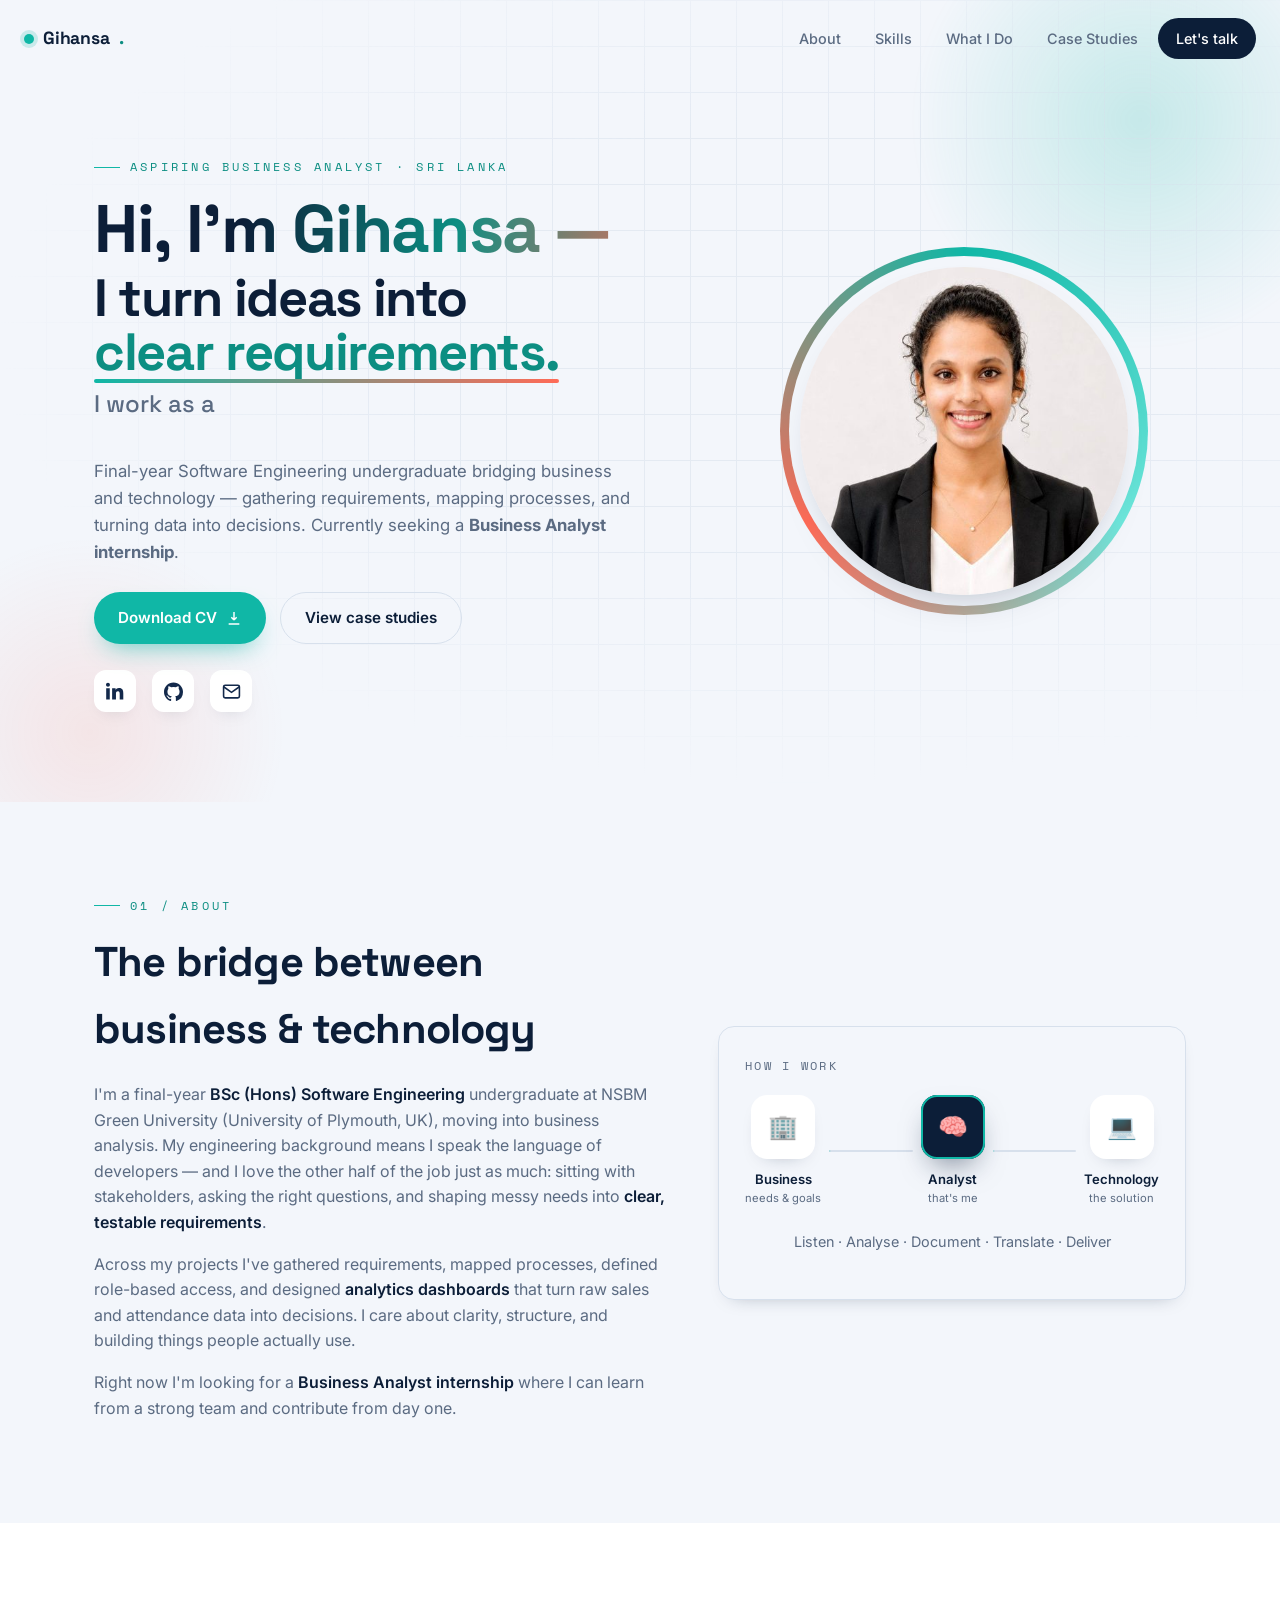
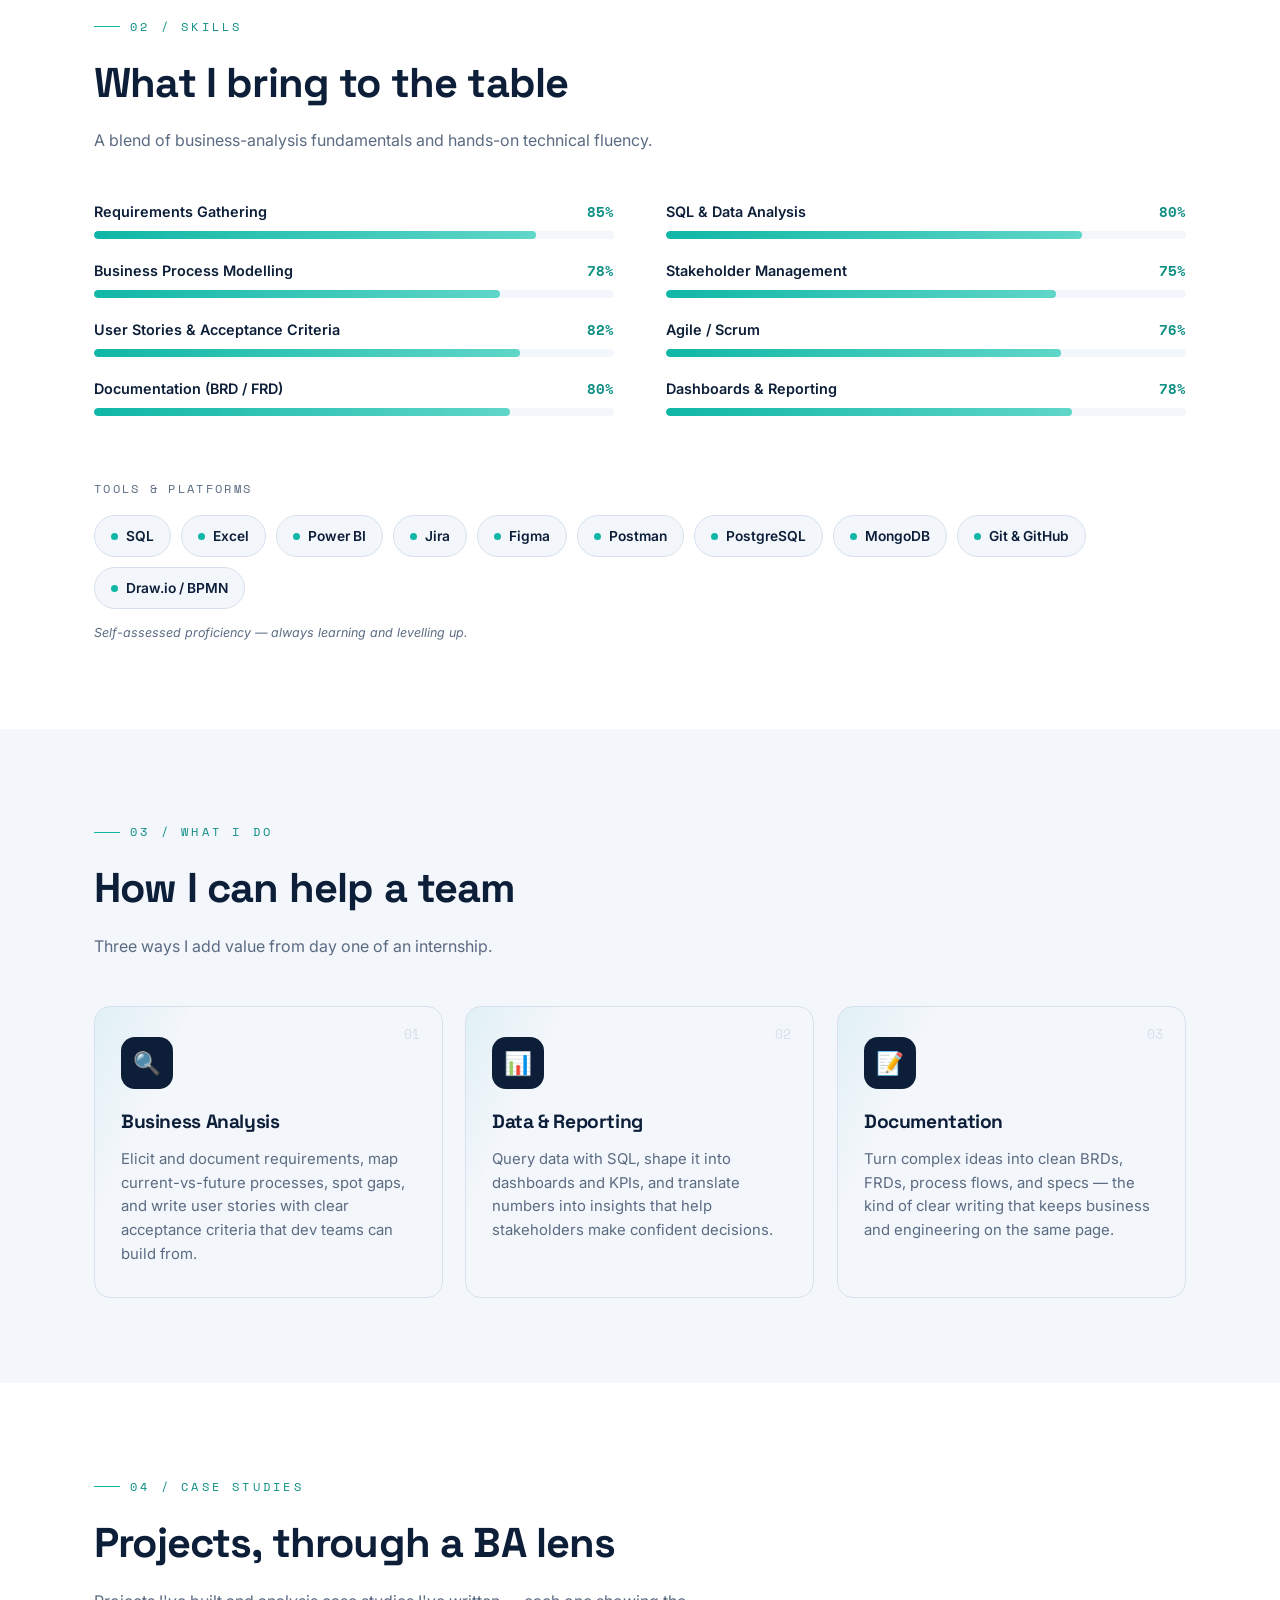
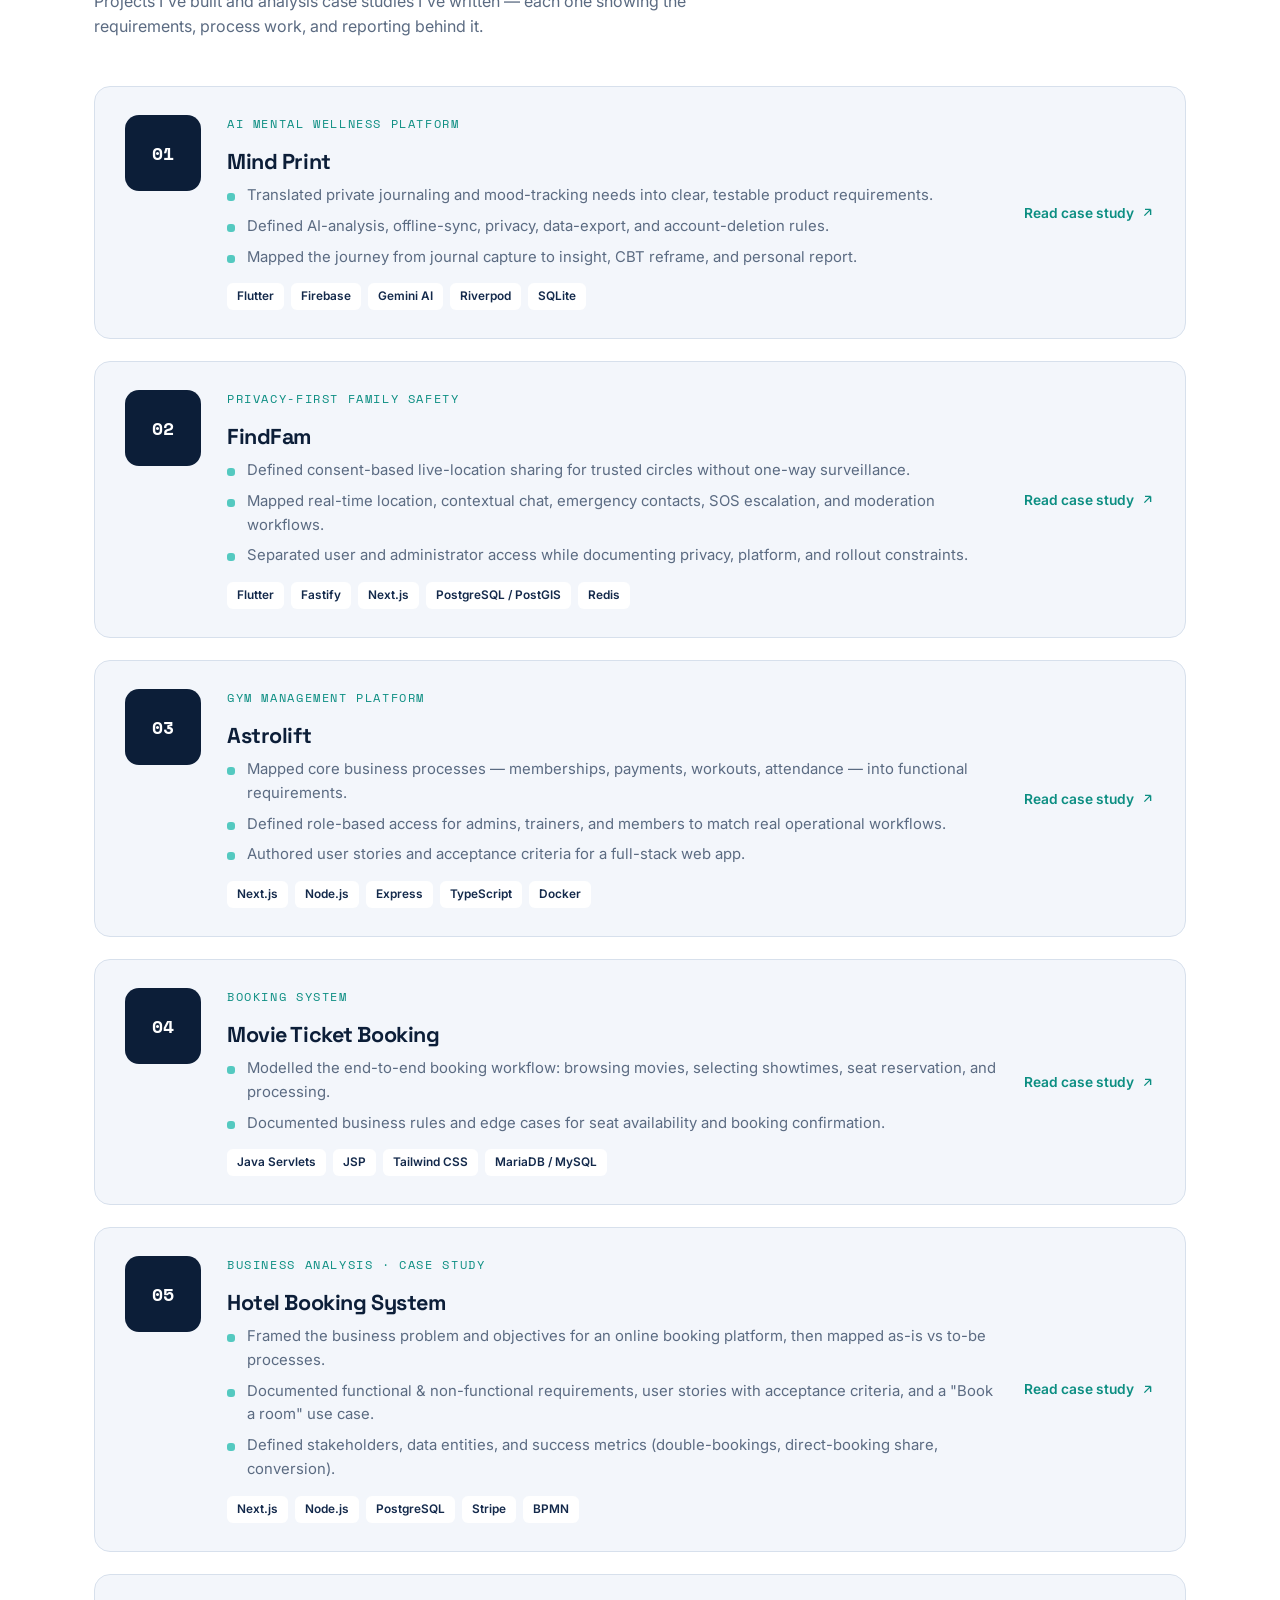
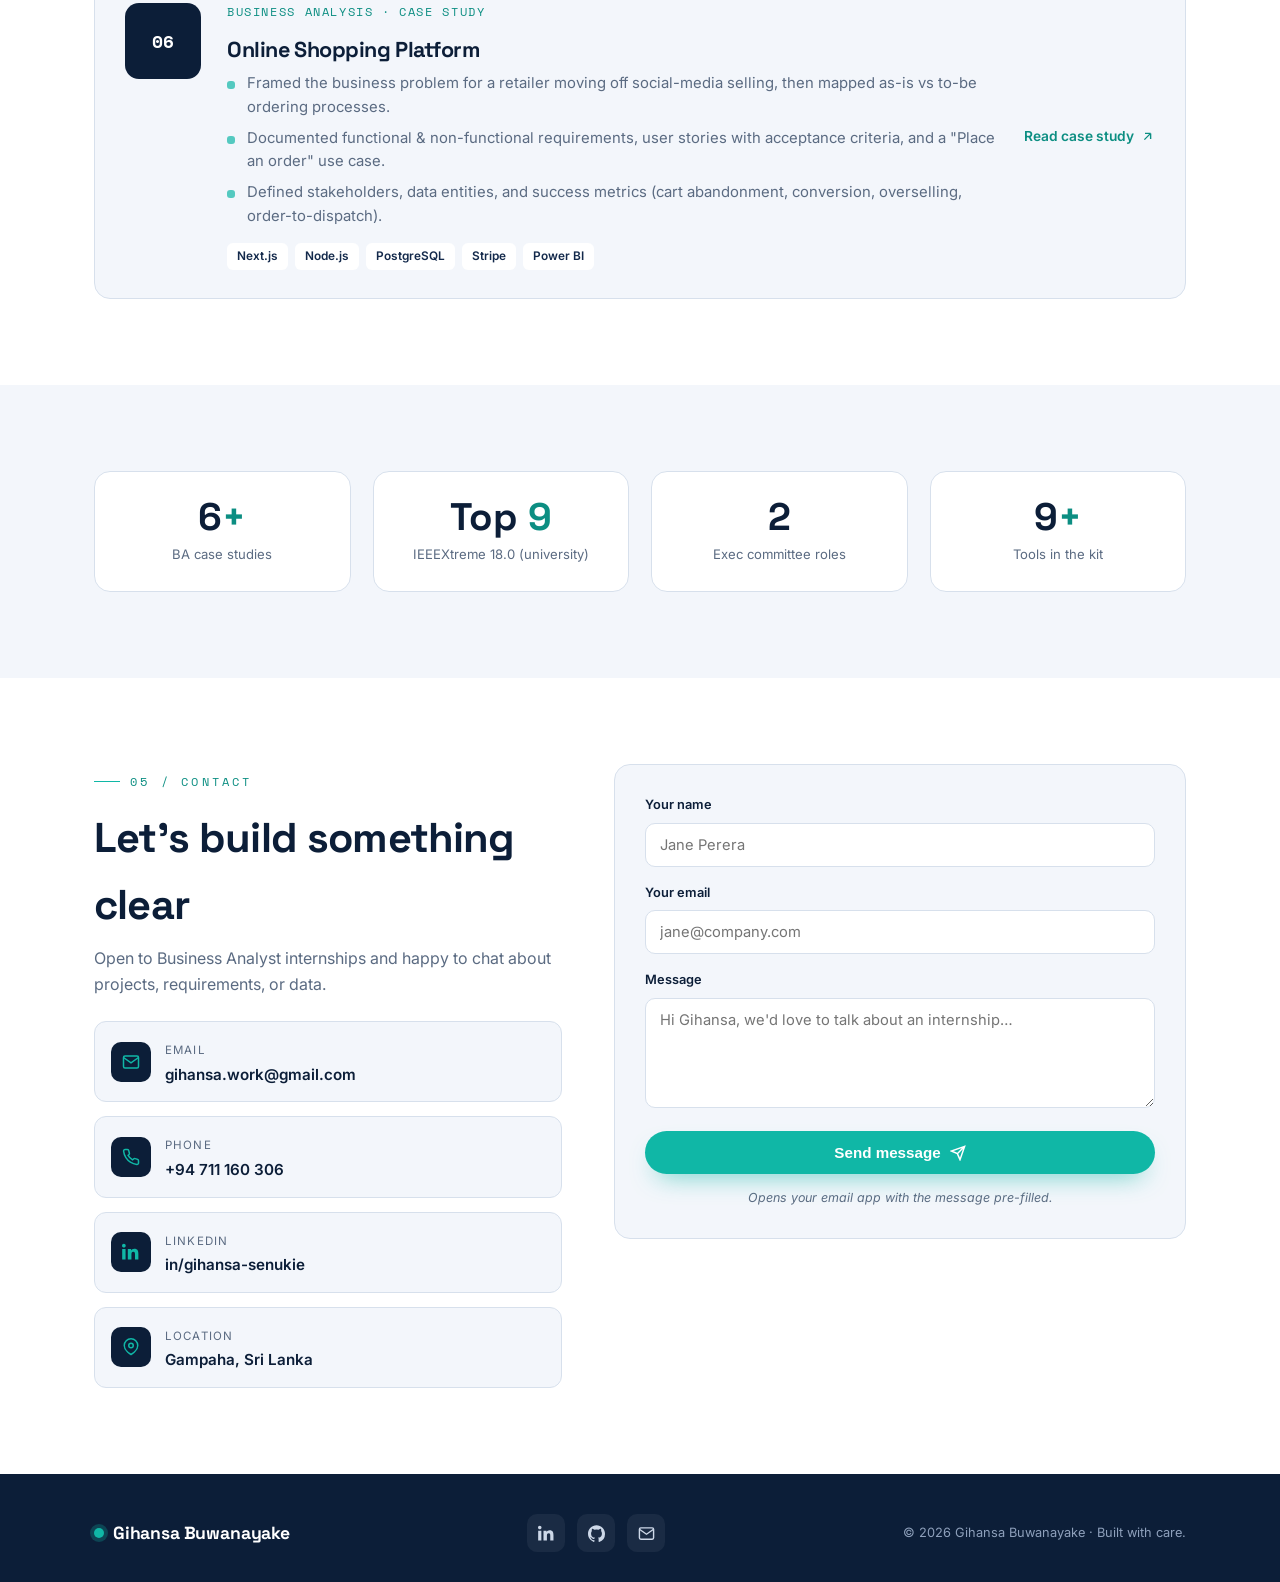
<file: index.html>
<!DOCTYPE html>
<html lang="en">
<head>
<meta charset="UTF-8" />
<meta name="viewport" content="width=device-width, initial-scale=1.0" />
<title>Gihansa Buwanayake — Business Analyst</title>
<meta name="description" content="Portfolio of Gihansa Buwanayake — aspiring Business Analyst bridging business needs and technology through requirements, data analysis, and clear documentation." />
<link rel="icon" href="data:image/svg+xml,<svg xmlns='http://www.w3.org/2000/svg' viewBox='0 0 100 100'><rect width='100' height='100' rx='22' fill='%230C1E38'/><text x='50' y='68' font-size='54' text-anchor='middle' fill='%2310B7A6' font-family='monospace' font-weight='700'>G</text></svg>" />
<link rel="preconnect" href="https://fonts.googleapis.com">
<link rel="preconnect" href="https://fonts.gstatic.com" crossorigin>
<link href="https://fonts.googleapis.com/css2?family=Space+Grotesk:wght@400;500;600;700&family=Inter:wght@400;500;600&family=Space+Mono:wght@400;700&display=swap" rel="stylesheet">
<link rel="stylesheet" href="css/styles.css?v=2">
</head>
<body>

<div class="progress" id="progress" aria-hidden="true"></div>

<!-- NAV -->
<nav class="nav" id="nav">
  <a href="#top" class="brand"><span class="dot"></span>Gihansa<span style="color:var(--teal-dk)">.</span></a>
  <div class="navlinks" id="navlinks">
    <a href="#about">About</a>
    <a href="#skills">Skills</a>
    <a href="#services">What I Do</a>
    <a href="#work">Case Studies</a>
    <a href="#contact" class="nav-cta">Let's talk</a>
  </div>
  <button class="burger" id="burger" aria-label="Menu"><span></span><span></span><span></span></button>
</nav>

<!-- HERO -->
<header class="hero" id="top">
  <div class="blueprint" aria-hidden="true"></div>
  <div class="cursor-glow" id="cursorGlow" aria-hidden="true"></div>
  <div class="motes" aria-hidden="true">
    <i style="left:12%;bottom:8%;width:6px;height:6px;animation-duration:17s;animation-delay:-2s"></i>
    <i style="left:26%;bottom:24%;width:5px;height:5px;animation-duration:21s;animation-delay:-9s"></i>
    <i style="left:41%;bottom:6%;width:7px;height:7px;animation-duration:15s;animation-delay:-5s"></i>
    <i style="left:57%;bottom:32%;width:5px;height:5px;animation-duration:24s;animation-delay:-13s"></i>
    <i style="left:71%;bottom:14%;width:6px;height:6px;animation-duration:19s;animation-delay:-3s"></i>
    <i style="left:85%;bottom:28%;width:5px;height:5px;animation-duration:26s;animation-delay:-16s"></i>
    <i style="left:49%;bottom:44%;width:4px;height:4px;animation-duration:22s;animation-delay:-7s"></i>
  </div>
  <div class="wrap hero-grid">
    <div>
      <span class="eyebrow reveal in">Aspiring Business Analyst · Sri Lanka</span>
      <h1 class="reveal in d1"><span class="greet">Hi, I'm Gihansa —</span><span class="tagline">I turn ideas into<br><span class="accent">clear requirements.</span></span></h1>
      <div class="roles reveal in d2">
        <span style="color:var(--slate);font-weight:500">I work as a</span>
        <span class="swap">
          <span>Business Analyst</span>
          <span>Requirements Thinker</span>
          <span>Data Storyteller</span>
          <span>Problem Solver</span>
        </span>
      </div>
      <p class="lead reveal in d3">Final-year Software Engineering undergraduate bridging business and technology — gathering requirements, mapping processes, and turning data into decisions. Currently seeking a <strong>Business Analyst internship</strong>.</p>
      <div class="cta-row reveal in d3">
        <a href="Gihansa%20Buwanayake%20CV.pdf" class="btn btn-primary" download>
          Download CV
          <svg width="16" height="16" viewBox="0 0 24 24" fill="none" stroke="currentColor" stroke-width="2.2"><path d="M12 3v12m0 0l-4-4m4 4l4-4M4 21h16"/></svg>
        </a>
        <a href="#work" class="btn btn-ghost">View case studies</a>
      </div>
      <div class="hero-socials reveal in d4">
        <a href="https://www.linkedin.com/in/gihansa-senukie/" target="_blank" rel="noopener" aria-label="LinkedIn"><svg viewBox="0 0 24 24" fill="currentColor"><path d="M4.98 3.5C4.98 4.88 3.87 6 2.5 6S0 4.88 0 3.5 1.12 1 2.5 1s2.48 1.12 2.48 2.5zM.24 8h4.52v14H.24V8zm7.5 0h4.34v1.9h.06c.6-1.14 2.08-2.34 4.28-2.34 4.58 0 5.42 3 5.42 6.9V22h-4.52v-6.6c0-1.57-.03-3.6-2.2-3.6-2.2 0-2.54 1.72-2.54 3.49V22H7.74V8z"/></svg></a>
        <a href="https://github.com/ghsenu" target="_blank" rel="noopener" aria-label="GitHub"><svg viewBox="0 0 24 24" fill="currentColor"><path d="M12 .5C5.37.5 0 5.87 0 12.5c0 5.3 3.44 9.8 8.2 11.39.6.11.82-.26.82-.58v-2.03c-3.34.72-4.04-1.61-4.04-1.61-.55-1.38-1.34-1.75-1.34-1.75-1.09-.75.08-.73.08-.73 1.2.09 1.84 1.24 1.84 1.24 1.07 1.84 2.81 1.3 3.5.99.11-.78.42-1.3.76-1.6-2.67-.3-5.47-1.34-5.47-5.96 0-1.32.47-2.39 1.24-3.23-.13-.31-.54-1.53.11-3.18 0 0 1.01-.32 3.3 1.23a11.5 11.5 0 016 0c2.29-1.55 3.3-1.23 3.3-1.23.65 1.65.24 2.87.12 3.18.77.84 1.23 1.91 1.23 3.23 0 4.63-2.81 5.65-5.49 5.95.43.37.82 1.1.82 2.22v3.29c0 .32.22.7.83.58A12 12 0 0024 12.5C24 5.87 18.63.5 12 .5z"/></svg></a>
        <a href="mailto:gihansa.work@gmail.com" aria-label="Email"><svg viewBox="0 0 24 24" fill="none" stroke="currentColor" stroke-width="2"><rect x="2" y="4" width="20" height="16" rx="2"/><path d="M2 6l10 7L22 6"/></svg></a>
      </div>
    </div>
    <div class="portrait reveal in d2">
      <div class="ring"></div>
      <img src="assets/portrait.jpg" alt="Gihansa Buwanayake" />
      <div class="orbit" aria-hidden="true">
        <span class="otag o1">Requirements</span>
        <span class="otag o2">Stakeholders</span>
        <span class="otag o3">Data Gathering</span>
        <span class="otag o4">Process Mapping</span>
        <span class="otag o5">BRD</span>
      </div>
    </div>
  </div>
</header>

<!-- ABOUT -->
<section class="section" id="about">
  <div class="wrap about-grid">
    <div class="reveal">
      <span class="eyebrow">01 / About</span>
      <h2 style="font-family:'Space Grotesk';font-size:clamp(1.8rem,4vw,2.6rem);font-weight:700;margin:14px 0 20px">The bridge between business &amp; technology</h2>
      <p>I'm a final-year <strong>BSc (Hons) Software Engineering</strong> undergraduate at NSBM Green University (University of Plymouth, UK), moving into business analysis. My engineering background means I speak the language of developers — and I love the other half of the job just as much: sitting with stakeholders, asking the right questions, and shaping messy needs into <strong>clear, testable requirements</strong>.</p>
      <p>Across my projects I've gathered requirements, mapped processes, defined role-based access, and designed <strong>analytics dashboards</strong> that turn raw sales and attendance data into decisions. I care about clarity, structure, and building things people actually use.</p>
      <p>Right now I'm looking for a <strong>Business Analyst internship</strong> where I can learn from a strong team and contribute from day one.</p>
    </div>
    <div class="bridge reveal d2">
      <div class="cap">How I work</div>
      <div class="bridge-flow">
        <div class="node"><div class="b">🏢</div><div class="t">Business</div><div class="s">needs &amp; goals</div></div>
        <div class="link"></div>
        <div class="node mid"><div class="b">🧠<span class="pulse"></span></div><div class="t">Analyst</div><div class="s">that's me</div></div>
        <div class="link r"></div>
        <div class="node"><div class="b">💻</div><div class="t">Technology</div><div class="s">the solution</div></div>
      </div>
      <p style="color:var(--slate);font-size:.9rem;margin-top:22px;text-align:center">Listen · Analyse · Document · Translate · Deliver</p>
    </div>
  </div>
</section>

<!-- SKILLS -->
<section class="section alt" id="skills">
  <div class="wrap">
    <div class="sec-head reveal">
      <span class="eyebrow">02 / Skills</span>
      <h2>What I bring to the table</h2>
      <p>A blend of business-analysis fundamentals and hands-on technical fluency.</p>
    </div>
    <div class="skills-grid">
      <div class="reveal">
        <div class="bar-row"><div class="bar-top"><span>Requirements Gathering</span><span class="pct">85%</span></div><div class="bar"><span data-w="85"></span></div></div>
        <div class="bar-row"><div class="bar-top"><span>Business Process Modelling</span><span class="pct">78%</span></div><div class="bar"><span data-w="78"></span></div></div>
        <div class="bar-row"><div class="bar-top"><span>User Stories &amp; Acceptance Criteria</span><span class="pct">82%</span></div><div class="bar"><span data-w="82"></span></div></div>
        <div class="bar-row"><div class="bar-top"><span>Documentation (BRD / FRD)</span><span class="pct">80%</span></div><div class="bar"><span data-w="80"></span></div></div>
      </div>
      <div class="reveal d2">
        <div class="bar-row"><div class="bar-top"><span>SQL &amp; Data Analysis</span><span class="pct">80%</span></div><div class="bar"><span data-w="80"></span></div></div>
        <div class="bar-row"><div class="bar-top"><span>Stakeholder Management</span><span class="pct">75%</span></div><div class="bar"><span data-w="75"></span></div></div>
        <div class="bar-row"><div class="bar-top"><span>Agile / Scrum</span><span class="pct">76%</span></div><div class="bar"><span data-w="76"></span></div></div>
        <div class="bar-row"><div class="bar-top"><span>Dashboards &amp; Reporting</span><span class="pct">78%</span></div><div class="bar"><span data-w="78"></span></div></div>
      </div>
    </div>
    <div class="reveal d2" style="margin-top:44px">
      <p class="tools-title">Tools &amp; Platforms</p>
      <div class="tools">
        <span class="tool"><span class="d"></span>SQL</span>
        <span class="tool"><span class="d"></span>Excel</span>
        <span class="tool"><span class="d"></span>Power BI</span>
        <span class="tool"><span class="d"></span>Jira</span>
        <span class="tool"><span class="d"></span>Figma</span>
        <span class="tool"><span class="d"></span>Postman</span>
        <span class="tool"><span class="d"></span>PostgreSQL</span>
        <span class="tool"><span class="d"></span>MongoDB</span>
        <span class="tool"><span class="d"></span>Git &amp; GitHub</span>
        <span class="tool"><span class="d"></span>Draw.io / BPMN</span>
      </div>
      <p class="note">Self-assessed proficiency — always learning and levelling up.</p>
    </div>
  </div>
</section>

<!-- SERVICES -->
<section class="section" id="services">
  <div class="wrap">
    <div class="sec-head reveal">
      <span class="eyebrow">03 / What I Do</span>
      <h2>How I can help a team</h2>
      <p>Three ways I add value from day one of an internship.</p>
    </div>
    <div class="cards">
      <div class="card reveal"><span class="num">01</span><div class="ic">🔍</div><h3>Business Analysis</h3><p>Elicit and document requirements, map current-vs-future processes, spot gaps, and write user stories with clear acceptance criteria that dev teams can build from.</p></div>
      <div class="card reveal d2"><span class="num">02</span><div class="ic">📊</div><h3>Data &amp; Reporting</h3><p>Query data with SQL, shape it into dashboards and KPIs, and translate numbers into insights that help stakeholders make confident decisions.</p></div>
      <div class="card reveal d3"><span class="num">03</span><div class="ic">📝</div><h3>Documentation</h3><p>Turn complex ideas into clean BRDs, FRDs, process flows, and specs — the kind of clear writing that keeps business and engineering on the same page.</p></div>
    </div>
  </div>
</section>

<!-- WORK -->
<section class="section alt" id="work">
  <div class="wrap">
    <div class="sec-head reveal">
      <span class="eyebrow">04 / Case Studies</span>
      <h2>Projects, through a BA lens</h2>
      <p>Projects I've built and analysis case studies I've written — each one showing the requirements, process work, and reporting behind it.</p>
    </div>
    <div class="proj">
      <a class="pcard reveal" href="mind-print-case-study.html" aria-label="Read the Mind Print case study">
        <div class="idx">01</div>
        <div>
          <div class="tag">AI Mental Wellness Platform</div>
          <h3>Mind Print</h3>
          <ul>
            <li>Translated private journaling and mood-tracking needs into clear, testable product requirements.</li>
            <li>Defined AI-analysis, offline-sync, privacy, data-export, and account-deletion rules.</li>
            <li>Mapped the journey from journal capture to insight, CBT reframe, and personal report.</li>
          </ul>
          <div class="stack"><span>Flutter</span><span>Firebase</span><span>Gemini AI</span><span>Riverpod</span><span>SQLite</span></div>
        </div>
        <span class="go">Read case study<svg viewBox="0 0 24 24" fill="none" stroke="currentColor" stroke-width="2.2"><path d="M7 17L17 7M17 7H8M17 7v9"/></svg></span>
      </a>

      <a class="pcard reveal d2" href="findfam-case-study.html" aria-label="Read the FindFam case study">
        <div class="idx">02</div>
        <div>
          <div class="tag">Privacy-First Family Safety</div>
          <h3>FindFam</h3>
          <ul>
            <li>Defined consent-based live-location sharing for trusted circles without one-way surveillance.</li>
            <li>Mapped real-time location, contextual chat, emergency contacts, SOS escalation, and moderation workflows.</li>
            <li>Separated user and administrator access while documenting privacy, platform, and rollout constraints.</li>
          </ul>
          <div class="stack"><span>Flutter</span><span>Fastify</span><span>Next.js</span><span>PostgreSQL / PostGIS</span><span>Redis</span></div>
        </div>
        <span class="go">Read case study<svg viewBox="0 0 24 24" fill="none" stroke="currentColor" stroke-width="2.2"><path d="M7 17L17 7M17 7H8M17 7v9"/></svg></span>
      </a>

      <a class="pcard reveal d3" href="astrolift-case-study.html" aria-label="Read the Astrolift case study">
        <div class="idx">03</div>
        <div>
          <div class="tag">Gym Management Platform</div>
          <h3>Astrolift</h3>
          <ul>
            <li>Mapped core business processes — memberships, payments, workouts, attendance — into functional requirements.</li>
            <li>Defined role-based access for admins, trainers, and members to match real operational workflows.</li>
            <li>Authored user stories and acceptance criteria for a full-stack web app.</li>
          </ul>
          <div class="stack"><span>Next.js</span><span>Node.js</span><span>Express</span><span>TypeScript</span><span>Docker</span></div>
        </div>
        <span class="go">Read case study<svg viewBox="0 0 24 24" fill="none" stroke="currentColor" stroke-width="2.2"><path d="M7 17L17 7M17 7H8M17 7v9"/></svg></span>
      </a>

      <a class="pcard reveal" href="movie-ticket-booking-case-study.html" aria-label="Read the Movie Ticket Booking case study">
        <div class="idx">04</div>
        <div>
          <div class="tag">Booking System</div>
          <h3>Movie Ticket Booking</h3>
          <ul>
            <li>Modelled the end-to-end booking workflow: browsing movies, selecting showtimes, seat reservation, and processing.</li>
            <li>Documented business rules and edge cases for seat availability and booking confirmation.</li>
          </ul>
          <div class="stack"><span>Java Servlets</span><span>JSP</span><span>Tailwind CSS</span><span>MariaDB / MySQL</span></div>
        </div>
        <span class="go">Read case study<svg viewBox="0 0 24 24" fill="none" stroke="currentColor" stroke-width="2.2"><path d="M7 17L17 7M17 7H8M17 7v9"/></svg></span>
      </a>

      <a class="pcard reveal d2" href="hotel-booking-case-study.html" aria-label="Read the Hotel Booking System case study">
        <div class="idx">05</div>
        <div>
          <div class="tag">Business Analysis · Case Study</div>
          <h3>Hotel Booking System</h3>
          <ul>
            <li>Framed the business problem and objectives for an online booking platform, then mapped as-is vs to-be processes.</li>
            <li>Documented functional &amp; non-functional requirements, user stories with acceptance criteria, and a "Book a room" use case.</li>
            <li>Defined stakeholders, data entities, and success metrics (double-bookings, direct-booking share, conversion).</li>
          </ul>
          <div class="stack"><span>Next.js</span><span>Node.js</span><span>PostgreSQL</span><span>Stripe</span><span>BPMN</span></div>
        </div>
        <span class="go">Read case study<svg viewBox="0 0 24 24" fill="none" stroke="currentColor" stroke-width="2.2"><path d="M7 17L17 7M17 7H8M17 7v9"/></svg></span>
      </a>

      <a class="pcard reveal d3" href="online-shopping-case-study.html" aria-label="Read the Online Shopping Platform case study">
        <div class="idx">06</div>
        <div>
          <div class="tag">Business Analysis · Case Study</div>
          <h3>Online Shopping Platform</h3>
          <ul>
            <li>Framed the business problem for a retailer moving off social-media selling, then mapped as-is vs to-be ordering processes.</li>
            <li>Documented functional &amp; non-functional requirements, user stories with acceptance criteria, and a "Place an order" use case.</li>
            <li>Defined stakeholders, data entities, and success metrics (cart abandonment, conversion, overselling, order-to-dispatch).</li>
          </ul>
          <div class="stack"><span>Next.js</span><span>Node.js</span><span>PostgreSQL</span><span>Stripe</span><span>Power BI</span></div>
        </div>
        <span class="go">Read case study<svg viewBox="0 0 24 24" fill="none" stroke="currentColor" stroke-width="2.2"><path d="M7 17L17 7M17 7H8M17 7v9"/></svg></span>
      </a>
    </div>
  </div>
</section>

<!-- STATS -->
<section class="section" id="stats">
  <div class="wrap stats">
    <div class="stat reveal"><div class="n" data-to="6"><span>0</span><span class="u">+</span></div><div class="l">BA case studies</div></div>
    <div class="stat reveal d2"><div class="n">Top&nbsp;<span class="u" data-to="10">0</span></div><div class="l">IEEEXtreme 18.0 (university)</div></div>
    <div class="stat reveal d3"><div class="n" data-to="2"><span>0</span></div><div class="l">Exec committee roles</div></div>
    <div class="stat reveal d4"><div class="n" data-to="10"><span>0</span><span class="u">+</span></div><div class="l">Tools in the kit</div></div>
  </div>
</section>

<!-- CONTACT -->
<section class="section alt" id="contact">
  <div class="wrap contact-grid">
    <div class="reveal">
      <span class="eyebrow">05 / Contact</span>
      <h2 style="font-family:'Space Grotesk';font-size:clamp(1.8rem,4vw,2.6rem);font-weight:700;margin:14px 0 8px">Let's build something clear</h2>
      <p style="color:var(--slate)">Open to Business Analyst internships and happy to chat about projects, requirements, or data.</p>
      <div class="contact-list">
        <a class="ci" href="mailto:gihansa.work@gmail.com">
          <span class="ic"><svg viewBox="0 0 24 24" fill="none" stroke="currentColor" stroke-width="2"><rect x="2" y="4" width="20" height="16" rx="2"/><path d="M2 6l10 7L22 6"/></svg></span>
          <span><span class="k">Email</span><br><span class="v">gihansa.work@gmail.com</span></span>
        </a>
        <a class="ci" href="tel:+94711160306">
          <span class="ic"><svg viewBox="0 0 24 24" fill="none" stroke="currentColor" stroke-width="2"><path d="M22 16.92v3a2 2 0 01-2.18 2 19.8 19.8 0 01-8.63-3.07 19.5 19.5 0 01-6-6 19.8 19.8 0 01-3.07-8.67A2 2 0 014.11 2h3a2 2 0 012 1.72c.13.96.36 1.9.7 2.81a2 2 0 01-.45 2.11L8.09 9.91a16 16 0 006 6l1.27-1.27a2 2 0 012.11-.45c.9.34 1.85.57 2.81.7A2 2 0 0122 16.92z"/></svg></span>
          <span><span class="k">Phone</span><br><span class="v">+94 711 160 306</span></span>
        </a>
        <a class="ci" href="https://www.linkedin.com/in/gihansa-senukie/" target="_blank" rel="noopener">
          <span class="ic"><svg viewBox="0 0 24 24" fill="currentColor"><path d="M4.98 3.5C4.98 4.88 3.87 6 2.5 6S0 4.88 0 3.5 1.12 1 2.5 1s2.48 1.12 2.48 2.5zM.24 8h4.52v14H.24V8zm7.5 0h4.34v1.9h.06c.6-1.14 2.08-2.34 4.28-2.34 4.58 0 5.42 3 5.42 6.9V22h-4.52v-6.6c0-1.57-.03-3.6-2.2-3.6-2.2 0-2.54 1.72-2.54 3.49V22H7.74V8z"/></svg></span>
          <span><span class="k">LinkedIn</span><br><span class="v">in/gihansa-senukie</span></span>
        </a>
        <div class="ci" style="cursor:default">
          <span class="ic"><svg viewBox="0 0 24 24" fill="none" stroke="currentColor" stroke-width="2"><path d="M21 10c0 7-9 12-9 12s-9-5-9-12a9 9 0 0118 0z"/><circle cx="12" cy="10" r="3"/></svg></span>
          <span><span class="k">Location</span><br><span class="v">Gampaha, Sri Lanka</span></span>
        </div>
      </div>
    </div>
    <form class="card2 reveal d2" id="cform">
      <div class="field"><label for="nm">Your name</label><input id="nm" required placeholder="Jane Perera" /></div>
      <div class="field"><label for="em">Your email</label><input id="em" type="email" required placeholder="jane@company.com" /></div>
      <div class="field"><label for="ms">Message</label><textarea id="ms" required placeholder="Hi Gihansa, we'd love to talk about an internship…"></textarea></div>
      <button class="btn btn-primary" type="submit" style="width:100%;justify-content:center">Send message
        <svg width="16" height="16" viewBox="0 0 24 24" fill="none" stroke="currentColor" stroke-width="2.2"><path d="M22 2L11 13M22 2l-7 20-4-9-9-4 20-7z"/></svg>
      </button>
      <p class="note" style="text-align:center">Opens your email app with the message pre-filled.</p>
    </form>
  </div>
</section>

<!-- FOOTER -->
<footer>
  <div class="wrap">
    <a href="#top" class="brand"><span class="dot" style="box-shadow:0 0 0 4px rgba(16,183,166,.25)"></span>Gihansa Buwanayake</a>
    <div class="fsoc">
      <a href="https://www.linkedin.com/in/gihansa-senukie/" target="_blank" rel="noopener" aria-label="LinkedIn"><svg viewBox="0 0 24 24" fill="currentColor"><path d="M4.98 3.5C4.98 4.88 3.87 6 2.5 6S0 4.88 0 3.5 1.12 1 2.5 1s2.48 1.12 2.48 2.5zM.24 8h4.52v14H.24V8zm7.5 0h4.34v1.9h.06c.6-1.14 2.08-2.34 4.28-2.34 4.58 0 5.42 3 5.42 6.9V22h-4.52v-6.6c0-1.57-.03-3.6-2.2-3.6-2.2 0-2.54 1.72-2.54 3.49V22H7.74V8z"/></svg></a>
      <a href="https://github.com/ghsenu" target="_blank" rel="noopener" aria-label="GitHub"><svg viewBox="0 0 24 24" fill="currentColor"><path d="M12 .5C5.37.5 0 5.87 0 12.5c0 5.3 3.44 9.8 8.2 11.39.6.11.82-.26.82-.58v-2.03c-3.34.72-4.04-1.61-4.04-1.61-.55-1.38-1.34-1.75-1.34-1.75-1.09-.75.08-.73.08-.73 1.2.09 1.84 1.24 1.84 1.24 1.07 1.84 2.81 1.3 3.5.99.11-.78.42-1.3.76-1.6-2.67-.3-5.47-1.34-5.47-5.96 0-1.32.47-2.39 1.24-3.23-.13-.31-.54-1.53.11-3.18 0 0 1.01-.32 3.3 1.23a11.5 11.5 0 016 0c2.29-1.55 3.3-1.23 3.3-1.23.65 1.65.24 2.87.12 3.18.77.84 1.23 1.91 1.23 3.23 0 4.63-2.81 5.65-5.49 5.95.43.37.82 1.1.82 2.22v3.29c0 .32.22.7.83.58A12 12 0 0024 12.5C24 5.87 18.63.5 12 .5z"/></svg></a>
      <a href="mailto:gihansa.work@gmail.com" aria-label="Email"><svg viewBox="0 0 24 24" fill="none" stroke="currentColor" stroke-width="2"><rect x="2" y="4" width="20" height="16" rx="2"/><path d="M2 6l10 7L22 6"/></svg></a>
    </div>
    <p class="foot-note">© <span id="yr"></span> Gihansa Buwanayake · Built with care.</p>
  </div>
</footer>

<button class="to-top" id="toTop" aria-label="Back to top">
  <svg viewBox="0 0 24 24" fill="none" stroke="currentColor" stroke-width="2.4"><path d="M12 19V5M12 5l-6 6M12 5l6 6"/></svg>
</button>

<script src="js/main.js"></script>
</body>
</html>
</file>
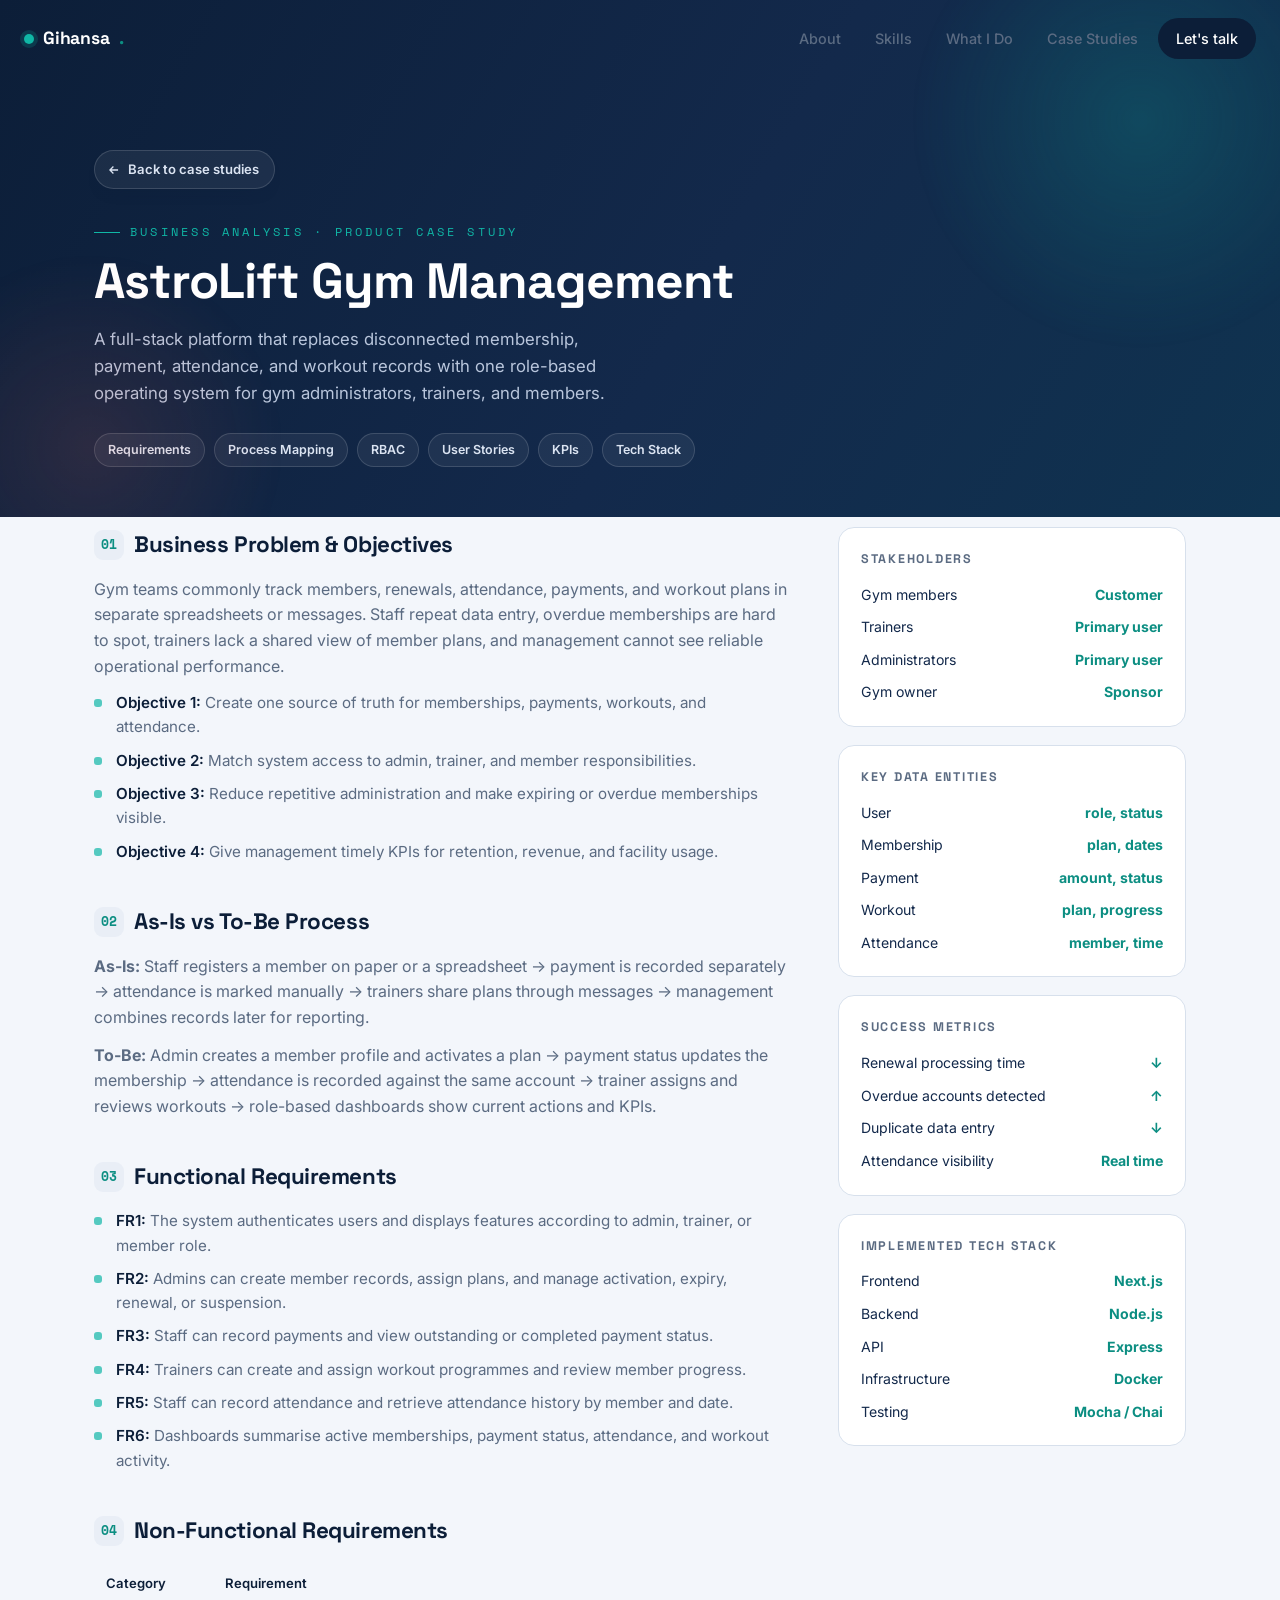
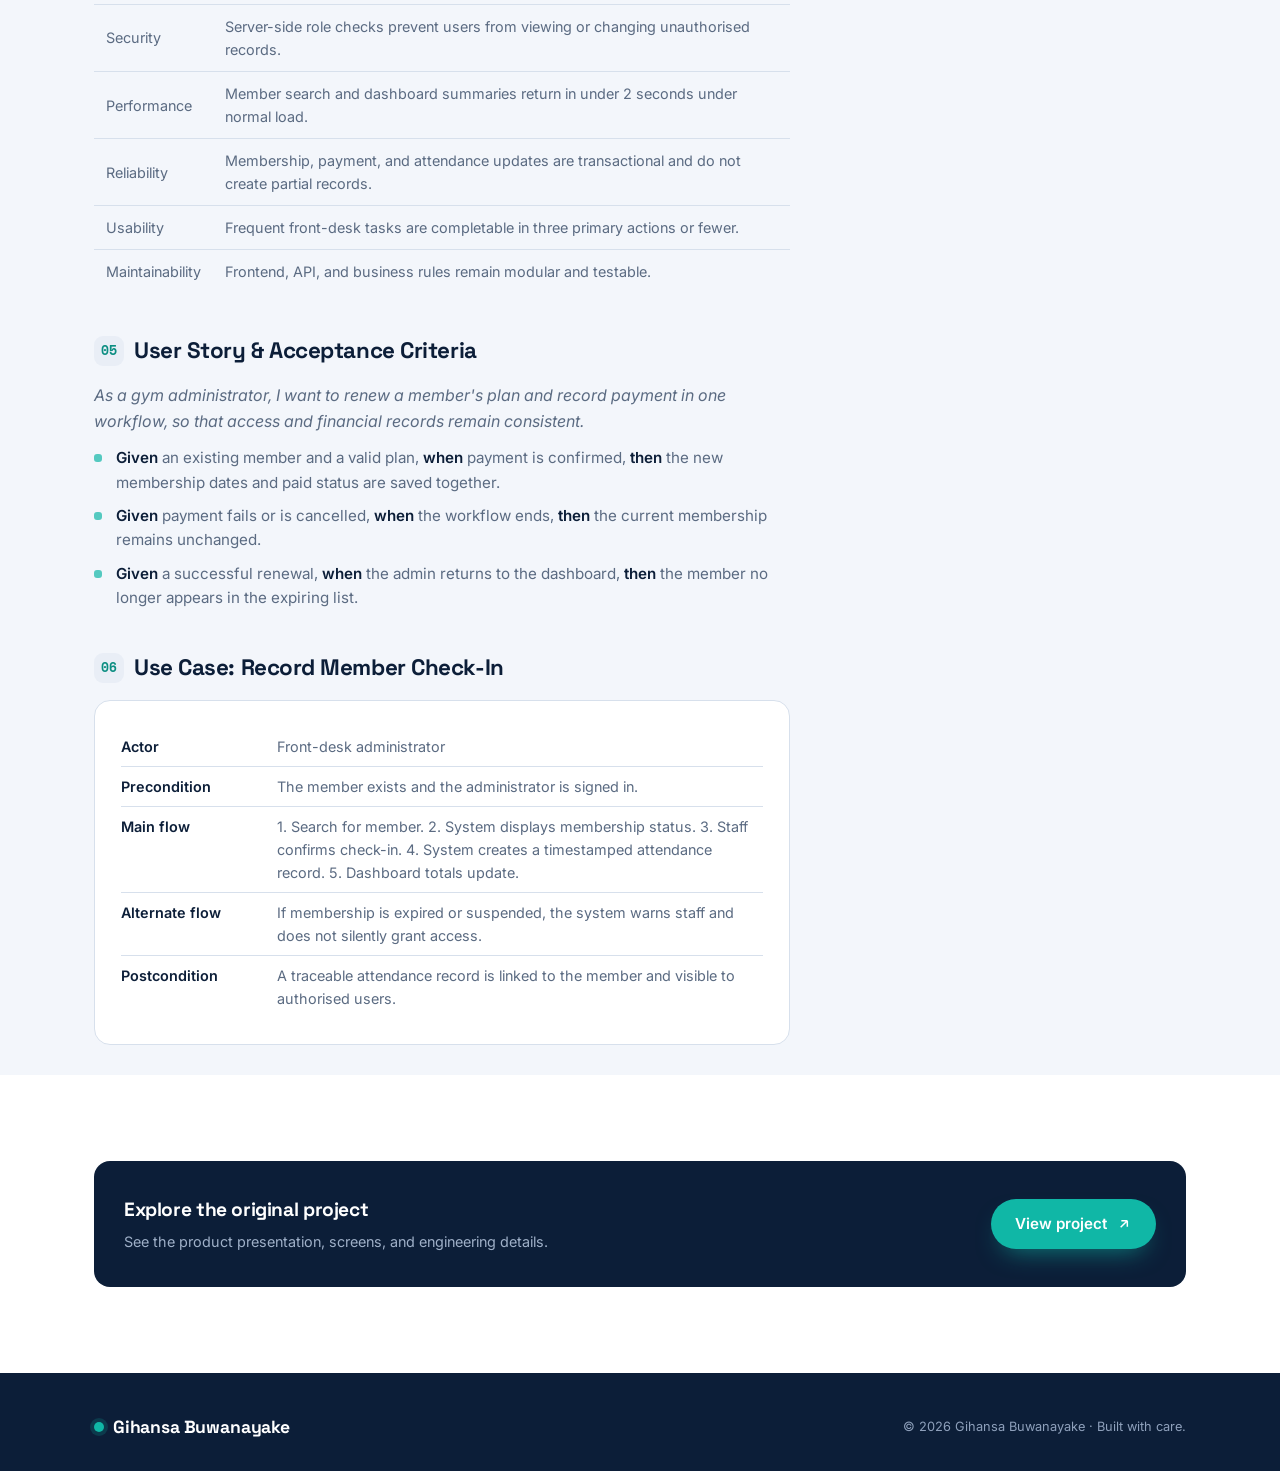
<file: astrolift-case-study.html>
<!DOCTYPE html>
<html lang="en">
<head>
<meta charset="UTF-8" />
<meta name="viewport" content="width=device-width, initial-scale=1.0" />
<title>AstroLift Gym Management — BA Case Study · Gihansa Buwanayake</title>
<meta name="description" content="Business analysis case study covering requirements, processes, user stories, use cases, KPIs, and the technology stack for AstroLift gym management." />
<link rel="icon" href="data:image/svg+xml,<svg xmlns='http://www.w3.org/2000/svg' viewBox='0 0 100 100'><rect width='100' height='100' rx='22' fill='%230C1E38'/><text x='50' y='68' font-size='54' text-anchor='middle' fill='%2310B7A6' font-family='monospace' font-weight='700'>G</text></svg>" />
<link rel="preconnect" href="https://fonts.googleapis.com"><link rel="preconnect" href="https://fonts.gstatic.com" crossorigin>
<link href="https://fonts.googleapis.com/css2?family=Space+Grotesk:wght@400;500;600;700&family=Inter:wght@400;500;600&family=Space+Mono:wght@400;700&display=swap" rel="stylesheet">
<link rel="stylesheet" href="css/styles.css">
</head>
<body>
<div class="progress" id="progress" aria-hidden="true"></div>
<nav class="nav" id="nav">
  <a href="index.html#top" class="brand"><span class="dot"></span>Gihansa<span style="color:var(--teal-dk)">.</span></a>
  <div class="navlinks" id="navlinks"><a href="index.html#about">About</a><a href="index.html#skills">Skills</a><a href="index.html#services">What I Do</a><a href="index.html#work">Case Studies</a><a href="index.html#contact" class="nav-cta">Let's talk</a></div>
  <button class="burger" id="burger" aria-label="Menu"><span></span><span></span><span></span></button>
</nav>

<header class="hero case-hero dark" id="top">
  <div class="wrap">
    <a href="index.html#work" class="back"><svg viewBox="0 0 24 24" fill="none" stroke="currentColor" stroke-width="2.2"><path d="M19 12H5M11 18l-6-6 6-6"/></svg>Back to case studies</a>
    <span class="eyebrow reveal in">Business Analysis · Product Case Study</span>
    <h1 class="reveal in d1">AstroLift Gym Management</h1>
    <p class="lead reveal in d2">A full-stack platform that replaces disconnected membership, payment, attendance, and workout records with one role-based operating system for gym administrators, trainers, and members.</p>
    <div class="case-meta reveal in d3"><span>Requirements</span><span>Process Mapping</span><span>RBAC</span><span>User Stories</span><span>KPIs</span><span>Tech Stack</span></div>
  </div>
</header>

<section class="section case-body">
  <div class="wrap case-grid">
    <div>
      <div class="case-block reveal">
        <h2><span class="no">01</span>Business Problem &amp; Objectives</h2>
        <p>Gym teams commonly track members, renewals, attendance, payments, and workout plans in separate spreadsheets or messages. Staff repeat data entry, overdue memberships are hard to spot, trainers lack a shared view of member plans, and management cannot see reliable operational performance.</p>
        <ul>
          <li><strong>Objective 1:</strong> Create one source of truth for memberships, payments, workouts, and attendance.</li>
          <li><strong>Objective 2:</strong> Match system access to admin, trainer, and member responsibilities.</li>
          <li><strong>Objective 3:</strong> Reduce repetitive administration and make expiring or overdue memberships visible.</li>
          <li><strong>Objective 4:</strong> Give management timely KPIs for retention, revenue, and facility usage.</li>
        </ul>
      </div>
      <div class="case-block reveal d1">
        <h2><span class="no">02</span>As-Is vs To-Be Process</h2>
        <p><strong>As-Is:</strong> Staff registers a member on paper or a spreadsheet → payment is recorded separately → attendance is marked manually → trainers share plans through messages → management combines records later for reporting.</p>
        <p><strong>To-Be:</strong> Admin creates a member profile and activates a plan → payment status updates the membership → attendance is recorded against the same account → trainer assigns and reviews workouts → role-based dashboards show current actions and KPIs.</p>
      </div>
      <div class="case-block reveal d2">
        <h2><span class="no">03</span>Functional Requirements</h2>
        <ul>
          <li><strong>FR1:</strong> The system authenticates users and displays features according to admin, trainer, or member role.</li>
          <li><strong>FR2:</strong> Admins can create member records, assign plans, and manage activation, expiry, renewal, or suspension.</li>
          <li><strong>FR3:</strong> Staff can record payments and view outstanding or completed payment status.</li>
          <li><strong>FR4:</strong> Trainers can create and assign workout programmes and review member progress.</li>
          <li><strong>FR5:</strong> Staff can record attendance and retrieve attendance history by member and date.</li>
          <li><strong>FR6:</strong> Dashboards summarise active memberships, payment status, attendance, and workout activity.</li>
        </ul>
      </div>
      <div class="case-block reveal d3">
        <h2><span class="no">04</span>Non-Functional Requirements</h2>
        <table class="case-table"><tr><th>Category</th><th>Requirement</th></tr><tr><td>Security</td><td>Server-side role checks prevent users from viewing or changing unauthorised records.</td></tr><tr><td>Performance</td><td>Member search and dashboard summaries return in under 2 seconds under normal load.</td></tr><tr><td>Reliability</td><td>Membership, payment, and attendance updates are transactional and do not create partial records.</td></tr><tr><td>Usability</td><td>Frequent front-desk tasks are completable in three primary actions or fewer.</td></tr><tr><td>Maintainability</td><td>Frontend, API, and business rules remain modular and testable.</td></tr></table>
      </div>
      <div class="case-block reveal">
        <h2><span class="no">05</span>User Story &amp; Acceptance Criteria</h2>
        <p><em>As a gym administrator, I want to renew a member's plan and record payment in one workflow, so that access and financial records remain consistent.</em></p>
        <ul>
          <li><strong>Given</strong> an existing member and a valid plan, <strong>when</strong> payment is confirmed, <strong>then</strong> the new membership dates and paid status are saved together.</li>
          <li><strong>Given</strong> payment fails or is cancelled, <strong>when</strong> the workflow ends, <strong>then</strong> the current membership remains unchanged.</li>
          <li><strong>Given</strong> a successful renewal, <strong>when</strong> the admin returns to the dashboard, <strong>then</strong> the member no longer appears in the expiring list.</li>
        </ul>
      </div>
      <div class="case-block reveal d1">
        <h2><span class="no">06</span>Use Case: Record Member Check-In</h2>
        <div class="usecase"><div class="row"><b>Actor</b><span>Front-desk administrator</span></div><div class="row"><b>Precondition</b><span>The member exists and the administrator is signed in.</span></div><div class="row"><b>Main flow</b><span>1. Search for member. 2. System displays membership status. 3. Staff confirms check-in. 4. System creates a timestamped attendance record. 5. Dashboard totals update.</span></div><div class="row"><b>Alternate flow</b><span>If membership is expired or suspended, the system warns staff and does not silently grant access.</span></div><div class="row"><b>Postcondition</b><span>A traceable attendance record is linked to the member and visible to authorised users.</span></div></div>
      </div>
    </div>
    <aside class="case-side">
      <div class="side-card reveal"><h3>Stakeholders</h3><ul><li>Gym members <b>Customer</b></li><li>Trainers <b>Primary user</b></li><li>Administrators <b>Primary user</b></li><li>Gym owner <b>Sponsor</b></li></ul></div>
      <div class="side-card reveal d1"><h3>Key Data Entities</h3><ul><li>User <b>role, status</b></li><li>Membership <b>plan, dates</b></li><li>Payment <b>amount, status</b></li><li>Workout <b>plan, progress</b></li><li>Attendance <b>member, time</b></li></ul></div>
      <div class="side-card reveal d2"><h3>Success Metrics</h3><ul><li>Renewal processing time <b>↓</b></li><li>Overdue accounts detected <b>↑</b></li><li>Duplicate data entry <b>↓</b></li><li>Attendance visibility <b>Real time</b></li></ul></div>
      <div class="side-card reveal d3"><h3>Implemented Tech Stack</h3><ul><li>Frontend <b>Next.js</b></li><li>Backend <b>Node.js</b></li><li>API <b>Express</b></li><li>Infrastructure <b>Docker</b></li><li>Testing <b>Mocha / Chai</b></li></ul></div>
    </aside>
  </div>
</section>

<section class="section alt"><div class="wrap"><div class="case-cta reveal"><div><h3>Explore the original project</h3><p>See the product presentation, screens, and engineering details.</p></div><a href="https://bit.ly/4fpbYQF" target="_blank" rel="noopener" class="btn btn-primary">View project<svg width="16" height="16" viewBox="0 0 24 24" fill="none" stroke="currentColor" stroke-width="2.2"><path d="M7 17L17 7M17 7H8M17 7v9"/></svg></a></div></div></section>
<footer><div class="wrap"><a href="index.html#top" class="brand"><span class="dot"></span>Gihansa Buwanayake</a><p class="foot-note">© <span id="yr"></span> Gihansa Buwanayake · Built with care.</p></div></footer>
<button class="to-top" id="toTop" aria-label="Back to top"><svg viewBox="0 0 24 24" fill="none" stroke="currentColor" stroke-width="2.4"><path d="M12 19V5M12 5l-6 6M12 5l6 6"/></svg></button>
<script>
document.getElementById('yr').textContent=new Date().getFullYear();const nav=document.getElementById('nav');addEventListener('scroll',()=>nav.classList.toggle('scrolled',scrollY>40));const burger=document.getElementById('burger'),links=document.getElementById('navlinks');burger.addEventListener('click',()=>links.classList.toggle('open'));links.querySelectorAll('a').forEach(a=>a.addEventListener('click',()=>links.classList.remove('open')));const io=new IntersectionObserver(es=>es.forEach(e=>{if(e.isIntersecting){e.target.classList.add('in');io.unobserve(e.target)}}),{threshold:.18});document.querySelectorAll('.reveal:not(.in)').forEach(el=>io.observe(el));const bar=document.getElementById('progress'),setProgress=()=>{const h=document.documentElement;bar.style.width=(h.scrollTop/(h.scrollHeight-h.clientHeight||1)*100)+'%'};addEventListener('scroll',setProgress,{passive:true});addEventListener('resize',setProgress);setProgress();const toTop=document.getElementById('toTop'),reduce=matchMedia('(prefers-reduced-motion: reduce)').matches;addEventListener('scroll',()=>toTop.classList.toggle('show',scrollY>600),{passive:true});toTop.addEventListener('click',()=>scrollTo({top:0,behavior:reduce?'auto':'smooth'}));
</script>
</body>
</html>
</file>
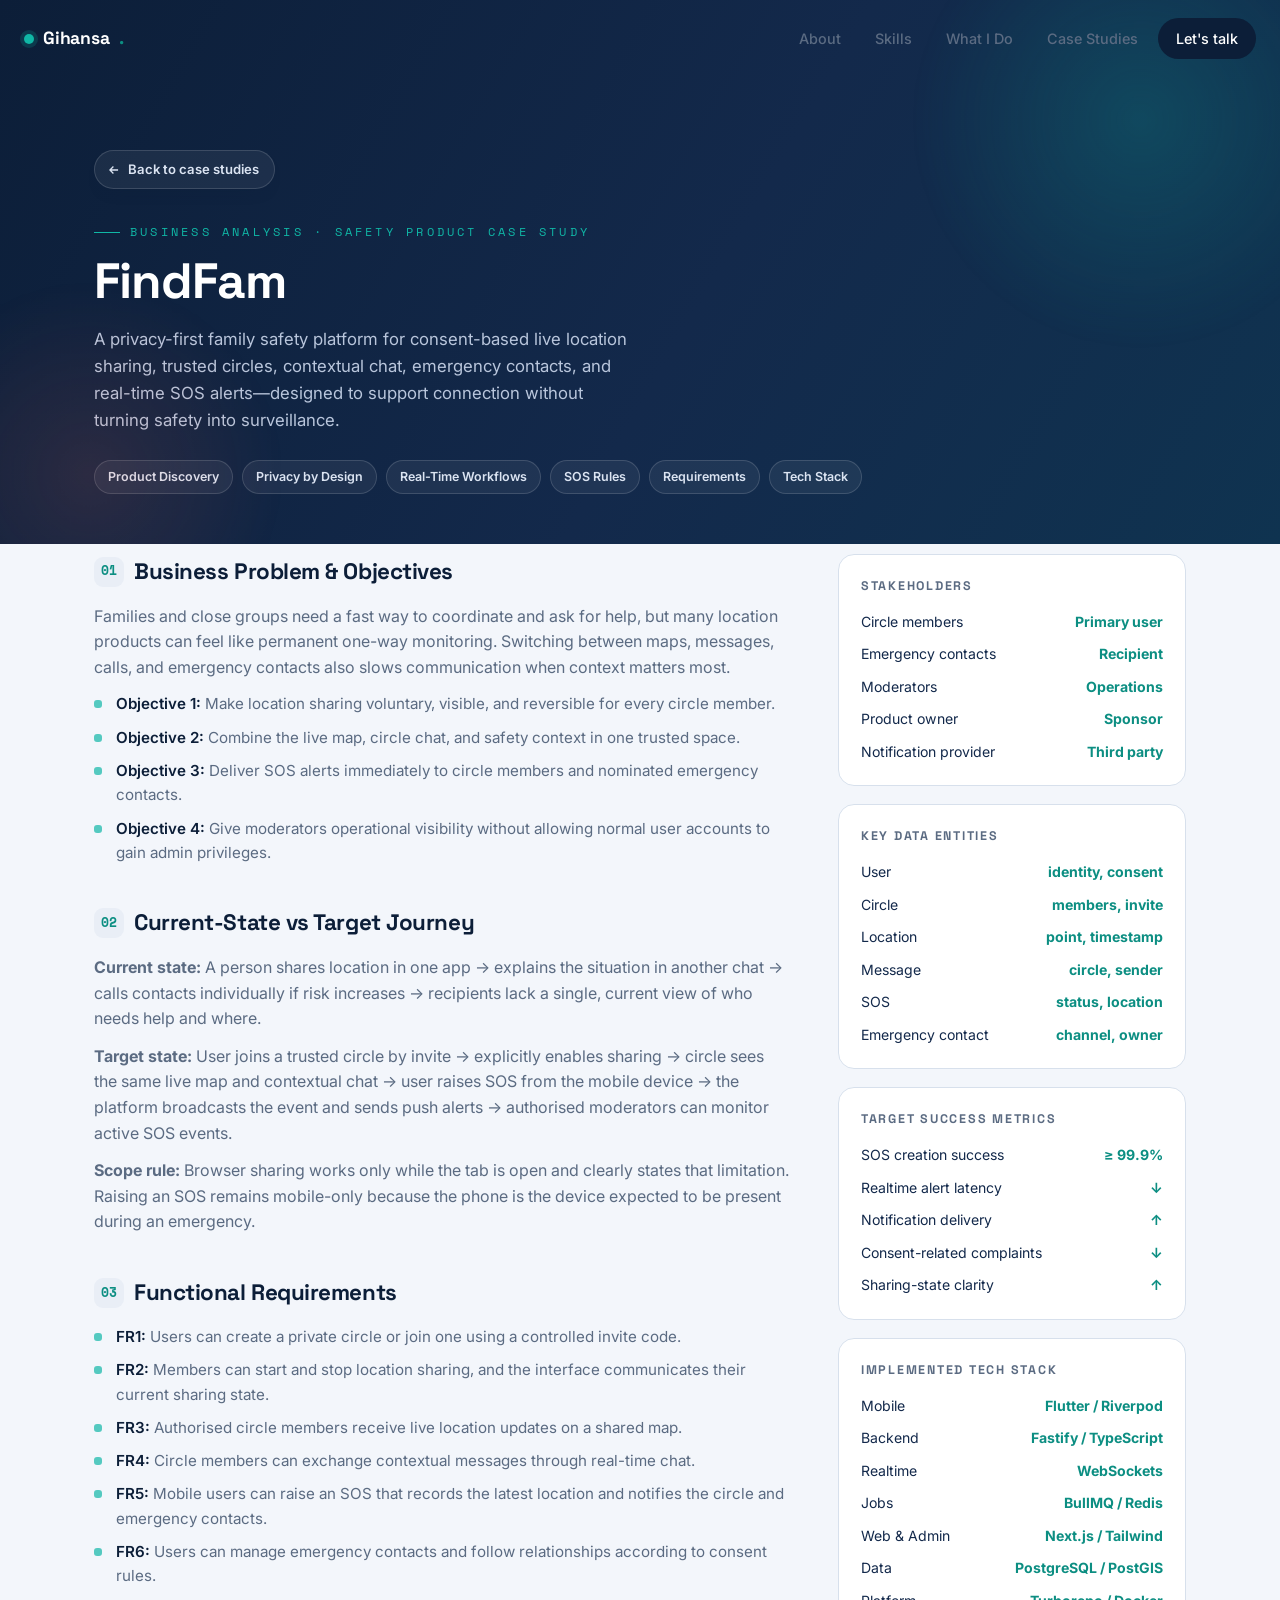
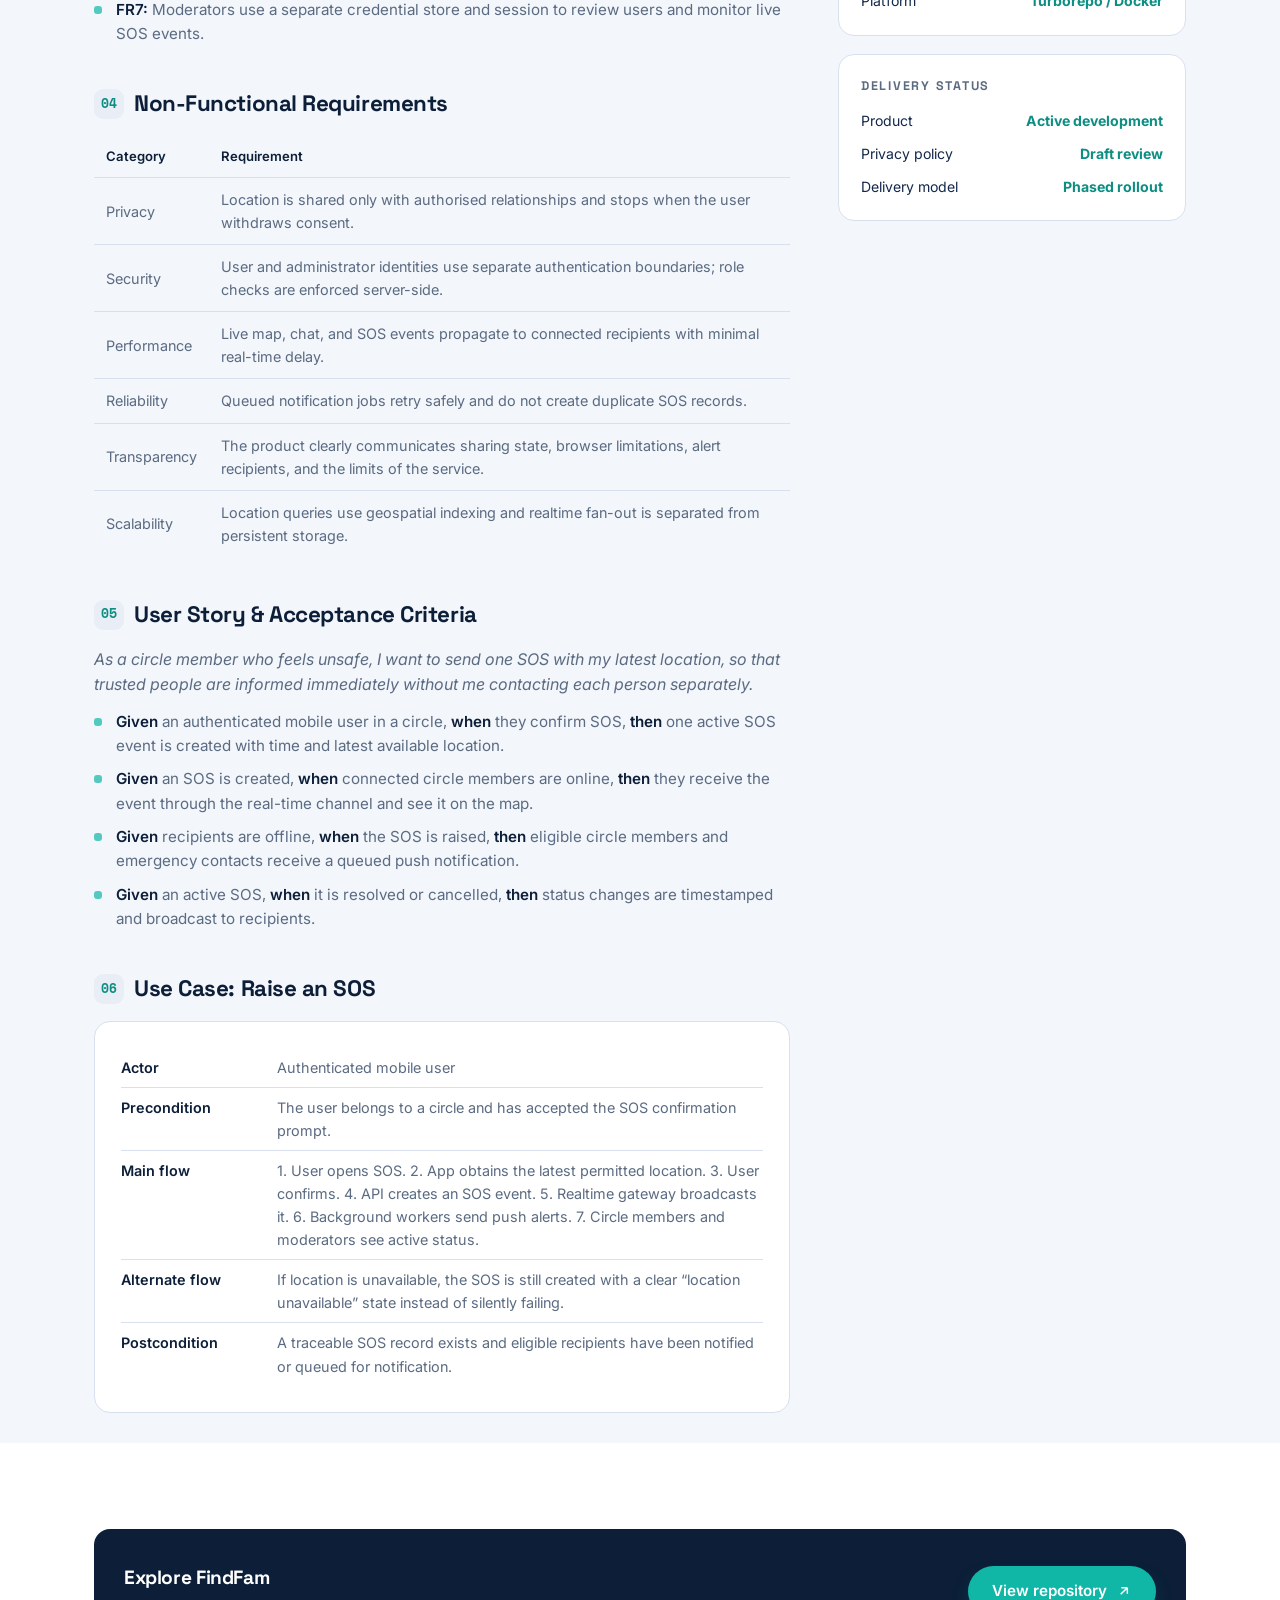
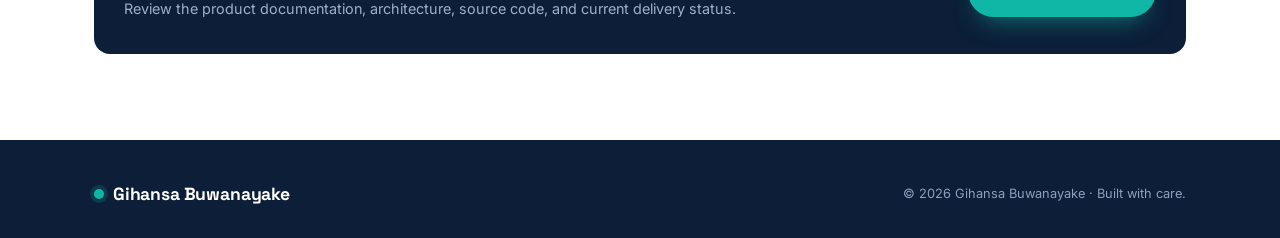
<file: findfam-case-study.html>
<!DOCTYPE html>
<html lang="en">
<head>
<meta charset="UTF-8" /><meta name="viewport" content="width=device-width, initial-scale=1.0" />
<title>FindFam — BA Case Study · Gihansa Buwanayake</title>
<meta name="description" content="Business analysis case study covering consent, privacy, live location, SOS workflows, requirements, KPIs, and the technology stack for FindFam." />
<link rel="icon" href="data:image/svg+xml,<svg xmlns='http://www.w3.org/2000/svg' viewBox='0 0 100 100'><rect width='100' height='100' rx='22' fill='%230C1E38'/><text x='50' y='68' font-size='54' text-anchor='middle' fill='%2310B7A6' font-family='monospace' font-weight='700'>G</text></svg>" />
<link rel="preconnect" href="https://fonts.googleapis.com"><link rel="preconnect" href="https://fonts.gstatic.com" crossorigin><link href="https://fonts.googleapis.com/css2?family=Space+Grotesk:wght@400;500;600;700&family=Inter:wght@400;500;600&family=Space+Mono:wght@400;700&display=swap" rel="stylesheet"><link rel="stylesheet" href="css/styles.css">
</head>
<body>
<div class="progress" id="progress" aria-hidden="true"></div>
<nav class="nav" id="nav"><a href="index.html#top" class="brand"><span class="dot"></span>Gihansa<span style="color:var(--teal-dk)">.</span></a><div class="navlinks" id="navlinks"><a href="index.html#about">About</a><a href="index.html#skills">Skills</a><a href="index.html#services">What I Do</a><a href="index.html#work">Case Studies</a><a href="index.html#contact" class="nav-cta">Let's talk</a></div><button class="burger" id="burger" aria-label="Menu"><span></span><span></span><span></span></button></nav>

<header class="hero case-hero dark" id="top"><div class="wrap">
  <a href="index.html#work" class="back"><svg viewBox="0 0 24 24" fill="none" stroke="currentColor" stroke-width="2.2"><path d="M19 12H5M11 18l-6-6 6-6"/></svg>Back to case studies</a>
  <span class="eyebrow reveal in">Business Analysis · Safety Product Case Study</span><h1 class="reveal in d1">FindFam</h1>
  <p class="lead reveal in d2">A privacy-first family safety platform for consent-based live location sharing, trusted circles, contextual chat, emergency contacts, and real-time SOS alerts—designed to support connection without turning safety into surveillance.</p>
  <div class="case-meta reveal in d3"><span>Product Discovery</span><span>Privacy by Design</span><span>Real-Time Workflows</span><span>SOS Rules</span><span>Requirements</span><span>Tech Stack</span></div>
</div></header>

<section class="section case-body"><div class="wrap case-grid"><div>
  <div class="case-block reveal"><h2><span class="no">01</span>Business Problem &amp; Objectives</h2><p>Families and close groups need a fast way to coordinate and ask for help, but many location products can feel like permanent one-way monitoring. Switching between maps, messages, calls, and emergency contacts also slows communication when context matters most.</p><ul><li><strong>Objective 1:</strong> Make location sharing voluntary, visible, and reversible for every circle member.</li><li><strong>Objective 2:</strong> Combine the live map, circle chat, and safety context in one trusted space.</li><li><strong>Objective 3:</strong> Deliver SOS alerts immediately to circle members and nominated emergency contacts.</li><li><strong>Objective 4:</strong> Give moderators operational visibility without allowing normal user accounts to gain admin privileges.</li></ul></div>

  <div class="case-block reveal d1"><h2><span class="no">02</span>Current-State vs Target Journey</h2><p><strong>Current state:</strong> A person shares location in one app → explains the situation in another chat → calls contacts individually if risk increases → recipients lack a single, current view of who needs help and where.</p><p><strong>Target state:</strong> User joins a trusted circle by invite → explicitly enables sharing → circle sees the same live map and contextual chat → user raises SOS from the mobile device → the platform broadcasts the event and sends push alerts → authorised moderators can monitor active SOS events.</p><p><strong>Scope rule:</strong> Browser sharing works only while the tab is open and clearly states that limitation. Raising an SOS remains mobile-only because the phone is the device expected to be present during an emergency.</p></div>

  <div class="case-block reveal d2"><h2><span class="no">03</span>Functional Requirements</h2><ul><li><strong>FR1:</strong> Users can create a private circle or join one using a controlled invite code.</li><li><strong>FR2:</strong> Members can start and stop location sharing, and the interface communicates their current sharing state.</li><li><strong>FR3:</strong> Authorised circle members receive live location updates on a shared map.</li><li><strong>FR4:</strong> Circle members can exchange contextual messages through real-time chat.</li><li><strong>FR5:</strong> Mobile users can raise an SOS that records the latest location and notifies the circle and emergency contacts.</li><li><strong>FR6:</strong> Users can manage emergency contacts and follow relationships according to consent rules.</li><li><strong>FR7:</strong> Moderators use a separate credential store and session to review users and monitor live SOS events.</li></ul></div>

  <div class="case-block reveal d3"><h2><span class="no">04</span>Non-Functional Requirements</h2><table class="case-table"><tr><th>Category</th><th>Requirement</th></tr><tr><td>Privacy</td><td>Location is shared only with authorised relationships and stops when the user withdraws consent.</td></tr><tr><td>Security</td><td>User and administrator identities use separate authentication boundaries; role checks are enforced server-side.</td></tr><tr><td>Performance</td><td>Live map, chat, and SOS events propagate to connected recipients with minimal real-time delay.</td></tr><tr><td>Reliability</td><td>Queued notification jobs retry safely and do not create duplicate SOS records.</td></tr><tr><td>Transparency</td><td>The product clearly communicates sharing state, browser limitations, alert recipients, and the limits of the service.</td></tr><tr><td>Scalability</td><td>Location queries use geospatial indexing and realtime fan-out is separated from persistent storage.</td></tr></table></div>

  <div class="case-block reveal"><h2><span class="no">05</span>User Story &amp; Acceptance Criteria</h2><p><em>As a circle member who feels unsafe, I want to send one SOS with my latest location, so that trusted people are informed immediately without me contacting each person separately.</em></p><ul><li><strong>Given</strong> an authenticated mobile user in a circle, <strong>when</strong> they confirm SOS, <strong>then</strong> one active SOS event is created with time and latest available location.</li><li><strong>Given</strong> an SOS is created, <strong>when</strong> connected circle members are online, <strong>then</strong> they receive the event through the real-time channel and see it on the map.</li><li><strong>Given</strong> recipients are offline, <strong>when</strong> the SOS is raised, <strong>then</strong> eligible circle members and emergency contacts receive a queued push notification.</li><li><strong>Given</strong> an active SOS, <strong>when</strong> it is resolved or cancelled, <strong>then</strong> status changes are timestamped and broadcast to recipients.</li></ul></div>

  <div class="case-block reveal d1"><h2><span class="no">06</span>Use Case: Raise an SOS</h2><div class="usecase"><div class="row"><b>Actor</b><span>Authenticated mobile user</span></div><div class="row"><b>Precondition</b><span>The user belongs to a circle and has accepted the SOS confirmation prompt.</span></div><div class="row"><b>Main flow</b><span>1. User opens SOS. 2. App obtains the latest permitted location. 3. User confirms. 4. API creates an SOS event. 5. Realtime gateway broadcasts it. 6. Background workers send push alerts. 7. Circle members and moderators see active status.</span></div><div class="row"><b>Alternate flow</b><span>If location is unavailable, the SOS is still created with a clear “location unavailable” state instead of silently failing.</span></div><div class="row"><b>Postcondition</b><span>A traceable SOS record exists and eligible recipients have been notified or queued for notification.</span></div></div></div>
</div><aside class="case-side">
  <div class="side-card reveal"><h3>Stakeholders</h3><ul><li>Circle members <b>Primary user</b></li><li>Emergency contacts <b>Recipient</b></li><li>Moderators <b>Operations</b></li><li>Product owner <b>Sponsor</b></li><li>Notification provider <b>Third party</b></li></ul></div>
  <div class="side-card reveal d1"><h3>Key Data Entities</h3><ul><li>User <b>identity, consent</b></li><li>Circle <b>members, invite</b></li><li>Location <b>point, timestamp</b></li><li>Message <b>circle, sender</b></li><li>SOS <b>status, location</b></li><li>Emergency contact <b>channel, owner</b></li></ul></div>
  <div class="side-card reveal d2"><h3>Target Success Metrics</h3><ul><li>SOS creation success <b>≥ 99.9%</b></li><li>Realtime alert latency <b>↓</b></li><li>Notification delivery <b>↑</b></li><li>Consent-related complaints <b>↓</b></li><li>Sharing-state clarity <b>↑</b></li></ul></div>
  <div class="side-card reveal d3"><h3>Implemented Tech Stack</h3><ul><li>Mobile <b>Flutter / Riverpod</b></li><li>Backend <b>Fastify / TypeScript</b></li><li>Realtime <b>WebSockets</b></li><li>Jobs <b>BullMQ / Redis</b></li><li>Web &amp; Admin <b>Next.js / Tailwind</b></li><li>Data <b>PostgreSQL / PostGIS</b></li><li>Platform <b>Turborepo / Docker</b></li></ul></div>
  <div class="side-card reveal"><h3>Delivery Status</h3><ul><li>Product <b>Active development</b></li><li>Privacy policy <b>Draft review</b></li><li>Delivery model <b>Phased rollout</b></li></ul></div>
</aside></div></section>

<section class="section alt"><div class="wrap"><div class="case-cta reveal"><div><h3>Explore FindFam</h3><p>Review the product documentation, architecture, source code, and current delivery status.</p></div><a href="https://github.com/Methexx/FindFam" target="_blank" rel="noopener" class="btn btn-primary">View repository<svg width="16" height="16" viewBox="0 0 24 24" fill="none" stroke="currentColor" stroke-width="2.2"><path d="M7 17L17 7M17 7H8M17 7v9"/></svg></a></div></div></section>
<footer><div class="wrap"><a href="index.html#top" class="brand"><span class="dot"></span>Gihansa Buwanayake</a><p class="foot-note">© <span id="yr"></span> Gihansa Buwanayake · Built with care.</p></div></footer>
<button class="to-top" id="toTop" aria-label="Back to top"><svg viewBox="0 0 24 24" fill="none" stroke="currentColor" stroke-width="2.4"><path d="M12 19V5M12 5l-6 6M12 5l6 6"/></svg></button>
<script>document.getElementById('yr').textContent=new Date().getFullYear();const nav=document.getElementById('nav');addEventListener('scroll',()=>nav.classList.toggle('scrolled',scrollY>40));const burger=document.getElementById('burger'),links=document.getElementById('navlinks');burger.addEventListener('click',()=>links.classList.toggle('open'));links.querySelectorAll('a').forEach(a=>a.addEventListener('click',()=>links.classList.remove('open')));const io=new IntersectionObserver(es=>es.forEach(e=>{if(e.isIntersecting){e.target.classList.add('in');io.unobserve(e.target)}}),{threshold:.18});document.querySelectorAll('.reveal:not(.in)').forEach(el=>io.observe(el));const bar=document.getElementById('progress'),setProgress=()=>{const h=document.documentElement;bar.style.width=(h.scrollTop/(h.scrollHeight-h.clientHeight||1)*100)+'%'};addEventListener('scroll',setProgress,{passive:true});addEventListener('resize',setProgress);setProgress();const toTop=document.getElementById('toTop'),reduce=matchMedia('(prefers-reduced-motion: reduce)').matches;addEventListener('scroll',()=>toTop.classList.toggle('show',scrollY>600),{passive:true});toTop.addEventListener('click',()=>scrollTo({top:0,behavior:reduce?'auto':'smooth'}));</script>
</body></html>
</file>
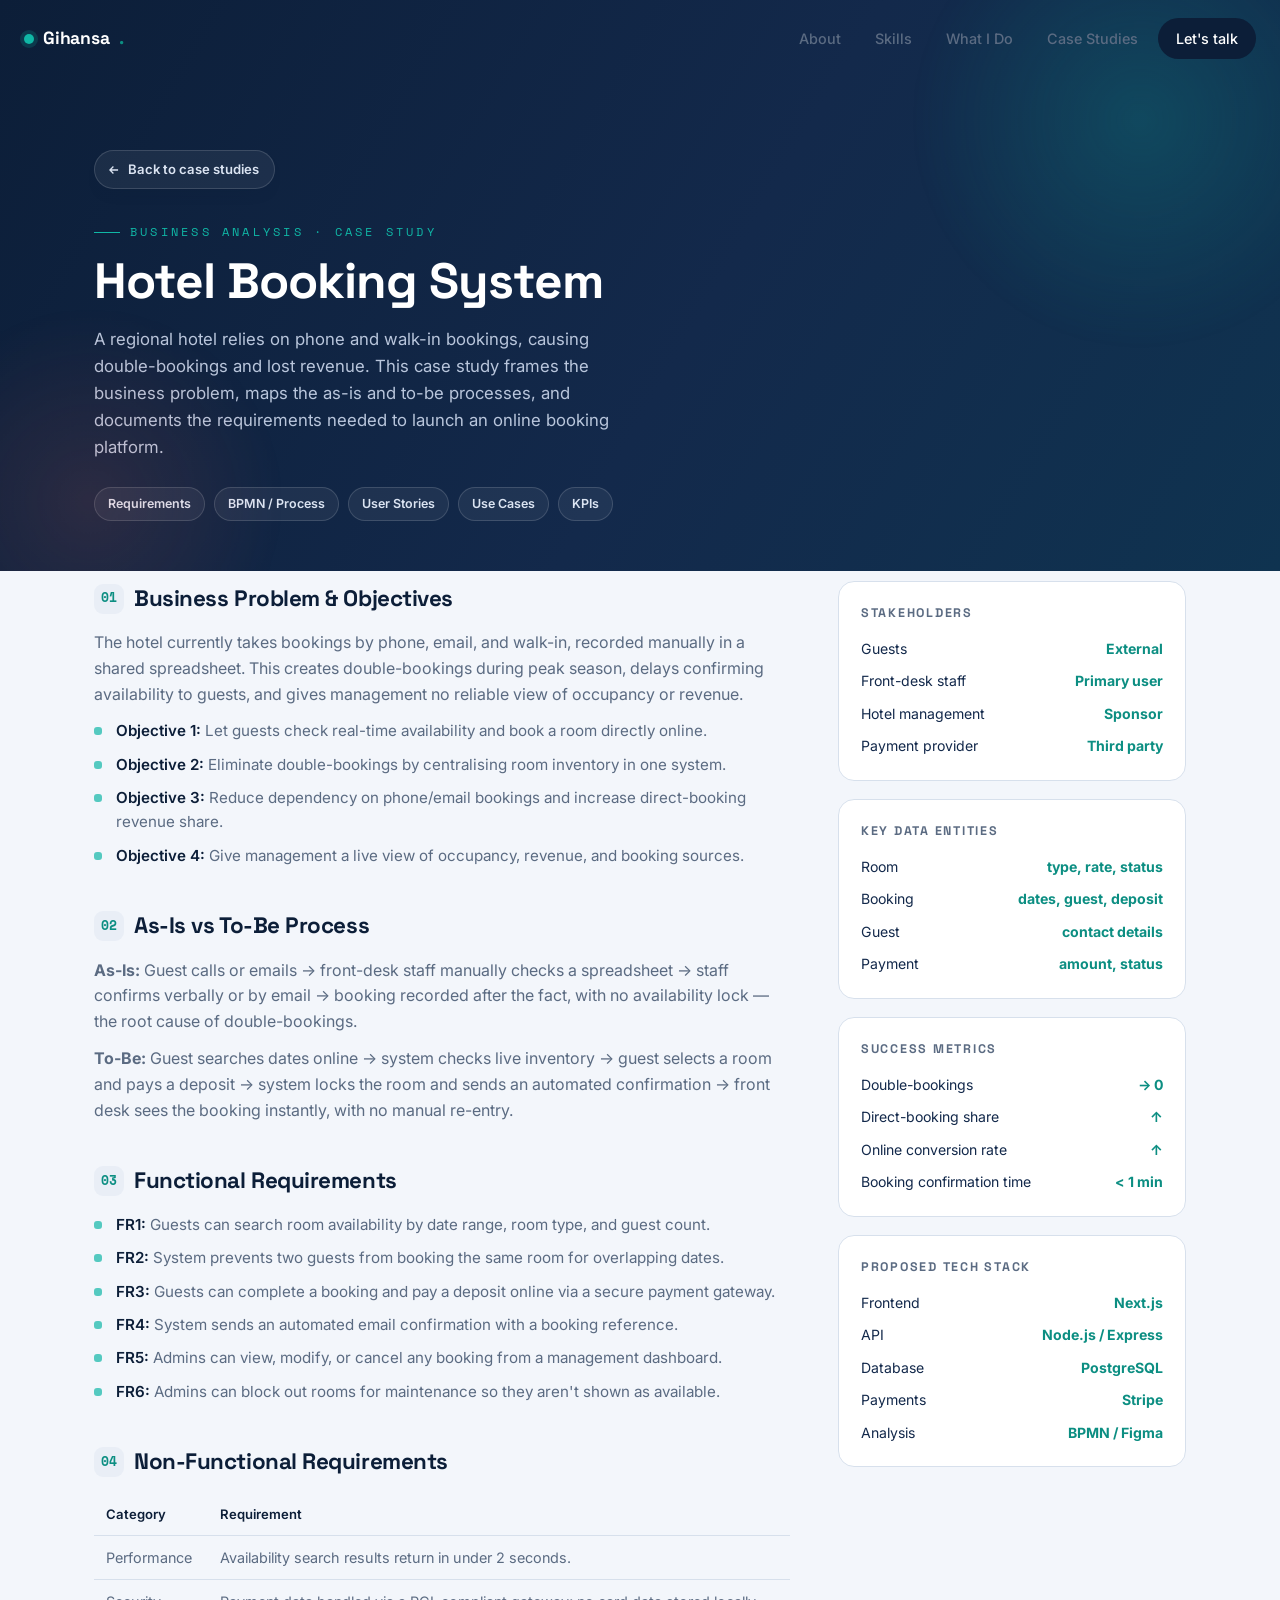
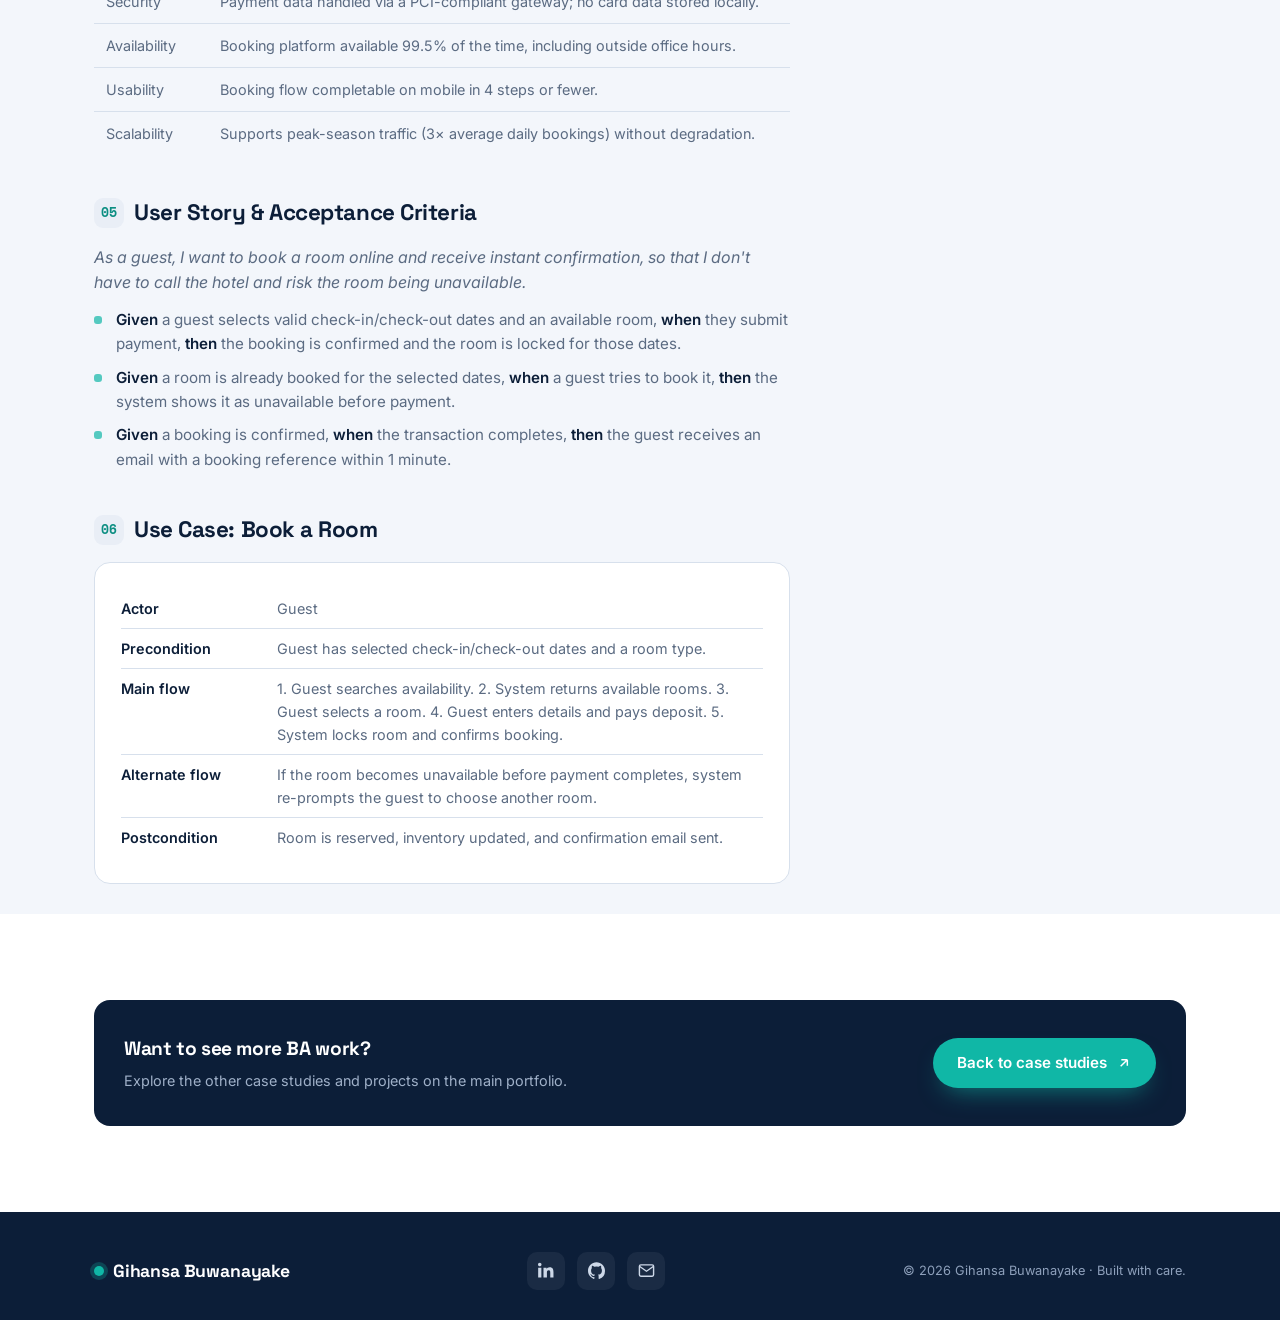
<file: hotel-booking-case-study.html>
<!DOCTYPE html>
<html lang="en">
<head>
<meta charset="UTF-8" />
<meta name="viewport" content="width=device-width, initial-scale=1.0" />
<title>Hotel Booking System — BA Case Study · Gihansa Buwanayake</title>
<meta name="description" content="Business analysis case study: requirements, process mapping, user stories and use cases for an online hotel booking platform." />
<link rel="icon" href="data:image/svg+xml,<svg xmlns='http://www.w3.org/2000/svg' viewBox='0 0 100 100'><rect width='100' height='100' rx='22' fill='%230C1E38'/><text x='50' y='68' font-size='54' text-anchor='middle' fill='%2310B7A6' font-family='monospace' font-weight='700'>G</text></svg>" />
<link rel="preconnect" href="https://fonts.googleapis.com">
<link rel="preconnect" href="https://fonts.gstatic.com" crossorigin>
<link href="https://fonts.googleapis.com/css2?family=Space+Grotesk:wght@400;500;600;700&family=Inter:wght@400;500;600&family=Space+Mono:wght@400;700&display=swap" rel="stylesheet">
<link rel="stylesheet" href="css/styles.css">
</head>
<body>

<div class="progress" id="progress" aria-hidden="true"></div>

<nav class="nav" id="nav">
  <a href="index.html#top" class="brand"><span class="dot"></span>Gihansa<span style="color:var(--teal-dk)">.</span></a>
  <div class="navlinks" id="navlinks">
    <a href="index.html#about">About</a>
    <a href="index.html#skills">Skills</a>
    <a href="index.html#services">What I Do</a>
    <a href="index.html#work">Case Studies</a>
    <a href="index.html#contact" class="nav-cta">Let's talk</a>
  </div>
  <button class="burger" id="burger" aria-label="Menu"><span></span><span></span><span></span></button>
</nav>

<header class="hero case-hero dark" id="top">
  <div class="wrap">
    <a href="index.html#work" class="back">
      <svg viewBox="0 0 24 24" fill="none" stroke="currentColor" stroke-width="2.2"><path d="M19 12H5M11 18l-6-6 6-6"/></svg>
      Back to case studies
    </a>
    <span class="eyebrow reveal in">Business Analysis · Case Study</span>
    <h1 class="reveal in d1">Hotel Booking System</h1>
    <p class="lead reveal in d2">A regional hotel relies on phone and walk-in bookings, causing double-bookings and lost revenue. This case study frames the business problem, maps the as-is and to-be processes, and documents the requirements needed to launch an online booking platform.</p>
    <div class="case-meta reveal in d3">
      <span>Requirements</span>
      <span>BPMN / Process</span>
      <span>User Stories</span>
      <span>Use Cases</span>
      <span>KPIs</span>
    </div>
  </div>
</header>

<section class="section case-body">
  <div class="wrap case-grid">
    <div>
      <div class="case-block reveal">
        <h2><span class="no">01</span>Business Problem &amp; Objectives</h2>
        <p>The hotel currently takes bookings by phone, email, and walk-in, recorded manually in a shared spreadsheet. This creates double-bookings during peak season, delays confirming availability to guests, and gives management no reliable view of occupancy or revenue.</p>
        <ul>
          <li><strong>Objective 1:</strong> Let guests check real-time availability and book a room directly online.</li>
          <li><strong>Objective 2:</strong> Eliminate double-bookings by centralising room inventory in one system.</li>
          <li><strong>Objective 3:</strong> Reduce dependency on phone/email bookings and increase direct-booking revenue share.</li>
          <li><strong>Objective 4:</strong> Give management a live view of occupancy, revenue, and booking sources.</li>
        </ul>
      </div>

      <div class="case-block reveal d1">
        <h2><span class="no">02</span>As-Is vs To-Be Process</h2>
        <p><strong>As-Is:</strong> Guest calls or emails → front-desk staff manually checks a spreadsheet → staff confirms verbally or by email → booking recorded after the fact, with no availability lock — the root cause of double-bookings.</p>
        <p><strong>To-Be:</strong> Guest searches dates online → system checks live inventory → guest selects a room and pays a deposit → system locks the room and sends an automated confirmation → front desk sees the booking instantly, with no manual re-entry.</p>
      </div>

      <div class="case-block reveal d2">
        <h2><span class="no">03</span>Functional Requirements</h2>
        <ul>
          <li><strong>FR1:</strong> Guests can search room availability by date range, room type, and guest count.</li>
          <li><strong>FR2:</strong> System prevents two guests from booking the same room for overlapping dates.</li>
          <li><strong>FR3:</strong> Guests can complete a booking and pay a deposit online via a secure payment gateway.</li>
          <li><strong>FR4:</strong> System sends an automated email confirmation with a booking reference.</li>
          <li><strong>FR5:</strong> Admins can view, modify, or cancel any booking from a management dashboard.</li>
          <li><strong>FR6:</strong> Admins can block out rooms for maintenance so they aren't shown as available.</li>
        </ul>
      </div>

      <div class="case-block reveal d3">
        <h2><span class="no">04</span>Non-Functional Requirements</h2>
        <table class="case-table">
          <tr><th>Category</th><th>Requirement</th></tr>
          <tr><td>Performance</td><td>Availability search results return in under 2 seconds.</td></tr>
          <tr><td>Security</td><td>Payment data handled via a PCI-compliant gateway; no card data stored locally.</td></tr>
          <tr><td>Availability</td><td>Booking platform available 99.5% of the time, including outside office hours.</td></tr>
          <tr><td>Usability</td><td>Booking flow completable on mobile in 4 steps or fewer.</td></tr>
          <tr><td>Scalability</td><td>Supports peak-season traffic (3× average daily bookings) without degradation.</td></tr>
        </table>
      </div>

      <div class="case-block reveal">
        <h2><span class="no">05</span>User Story &amp; Acceptance Criteria</h2>
        <p><em>As a guest, I want to book a room online and receive instant confirmation, so that I don't have to call the hotel and risk the room being unavailable.</em></p>
        <ul>
          <li><strong>Given</strong> a guest selects valid check-in/check-out dates and an available room, <strong>when</strong> they submit payment, <strong>then</strong> the booking is confirmed and the room is locked for those dates.</li>
          <li><strong>Given</strong> a room is already booked for the selected dates, <strong>when</strong> a guest tries to book it, <strong>then</strong> the system shows it as unavailable before payment.</li>
          <li><strong>Given</strong> a booking is confirmed, <strong>when</strong> the transaction completes, <strong>then</strong> the guest receives an email with a booking reference within 1 minute.</li>
        </ul>
      </div>

      <div class="case-block reveal d1">
        <h2><span class="no">06</span>Use Case: Book a Room</h2>
        <div class="usecase">
          <div class="row"><b>Actor</b><span>Guest</span></div>
          <div class="row"><b>Precondition</b><span>Guest has selected check-in/check-out dates and a room type.</span></div>
          <div class="row"><b>Main flow</b><span>1. Guest searches availability. 2. System returns available rooms. 3. Guest selects a room. 4. Guest enters details and pays deposit. 5. System locks room and confirms booking.</span></div>
          <div class="row"><b>Alternate flow</b><span>If the room becomes unavailable before payment completes, system re-prompts the guest to choose another room.</span></div>
          <div class="row"><b>Postcondition</b><span>Room is reserved, inventory updated, and confirmation email sent.</span></div>
        </div>
      </div>
    </div>

    <aside class="case-side">
      <div class="side-card reveal">
        <h3>Stakeholders</h3>
        <ul>
          <li>Guests <b>External</b></li>
          <li>Front-desk staff <b>Primary user</b></li>
          <li>Hotel management <b>Sponsor</b></li>
          <li>Payment provider <b>Third party</b></li>
        </ul>
      </div>
      <div class="side-card reveal d1">
        <h3>Key Data Entities</h3>
        <ul>
          <li>Room <b>type, rate, status</b></li>
          <li>Booking <b>dates, guest, deposit</b></li>
          <li>Guest <b>contact details</b></li>
          <li>Payment <b>amount, status</b></li>
        </ul>
      </div>
      <div class="side-card reveal d2">
        <h3>Success Metrics</h3>
        <ul>
          <li>Double-bookings <b>→ 0</b></li>
          <li>Direct-booking share <b>↑</b></li>
          <li>Online conversion rate <b>↑</b></li>
          <li>Booking confirmation time <b>&lt; 1 min</b></li>
        </ul>
      </div>
      <div class="side-card reveal d3">
        <h3>Proposed Tech Stack</h3>
        <ul>
          <li>Frontend <b>Next.js</b></li>
          <li>API <b>Node.js / Express</b></li>
          <li>Database <b>PostgreSQL</b></li>
          <li>Payments <b>Stripe</b></li>
          <li>Analysis <b>BPMN / Figma</b></li>
        </ul>
      </div>
    </aside>
  </div>
</section>

<section class="section alt">
  <div class="wrap">
    <div class="case-cta reveal">
      <div>
        <h3>Want to see more BA work?</h3>
        <p>Explore the other case studies and projects on the main portfolio.</p>
      </div>
      <a href="index.html#work" class="btn btn-primary">Back to case studies
        <svg width="16" height="16" viewBox="0 0 24 24" fill="none" stroke="currentColor" stroke-width="2.2"><path d="M7 17L17 7M17 7H8M17 7v9"/></svg>
      </a>
    </div>
  </div>
</section>

<footer>
  <div class="wrap">
    <a href="index.html#top" class="brand"><span class="dot" style="box-shadow:0 0 0 4px rgba(16,183,166,.25)"></span>Gihansa Buwanayake</a>
    <div class="fsoc">
      <a href="https://www.linkedin.com/in/gihansa-senukie/" target="_blank" rel="noopener" aria-label="LinkedIn"><svg viewBox="0 0 24 24" fill="currentColor"><path d="M4.98 3.5C4.98 4.88 3.87 6 2.5 6S0 4.88 0 3.5 1.12 1 2.5 1s2.48 1.12 2.48 2.5zM.24 8h4.52v14H.24V8zm7.5 0h4.34v1.9h.06c.6-1.14 2.08-2.34 4.28-2.34 4.58 0 5.42 3 5.42 6.9V22h-4.52v-6.6c0-1.57-.03-3.6-2.2-3.6-2.2 0-2.54 1.72-2.54 3.49V22H7.74V8z"/></svg></a>
      <a href="https://github.com/ghsenu" target="_blank" rel="noopener" aria-label="GitHub"><svg viewBox="0 0 24 24" fill="currentColor"><path d="M12 .5C5.37.5 0 5.87 0 12.5c0 5.3 3.44 9.8 8.2 11.39.6.11.82-.26.82-.58v-2.03c-3.34.72-4.04-1.61-4.04-1.61-.55-1.38-1.34-1.75-1.34-1.75-1.09-.75.08-.73.08-.73 1.2.09 1.84 1.24 1.84 1.24 1.07 1.84 2.81 1.3 3.5.99.11-.78.42-1.3.76-1.6-2.67-.3-5.47-1.34-5.47-5.96 0-1.32.47-2.39 1.24-3.23-.13-.31-.54-1.53.11-3.18 0 0 1.01-.32 3.3 1.23a11.5 11.5 0 016 0c2.29-1.55 3.3-1.23 3.3-1.23.65 1.65.24 2.87.12 3.18.77.84 1.23 1.91 1.23 3.23 0 4.63-2.81 5.65-5.49 5.95.43.37.82 1.1.82 2.22v3.29c0 .32.22.7.83.58A12 12 0 0024 12.5C24 5.87 18.63.5 12 .5z"/></svg></a>
      <a href="mailto:gihansa.work@gmail.com" aria-label="Email"><svg viewBox="0 0 24 24" fill="none" stroke="currentColor" stroke-width="2"><rect x="2" y="4" width="20" height="16" rx="2"/><path d="M2 6l10 7L22 6"/></svg></a>
    </div>
    <p class="foot-note">© <span id="yr"></span> Gihansa Buwanayake · Built with care.</p>
  </div>
</footer>

<button class="to-top" id="toTop" aria-label="Back to top">
  <svg viewBox="0 0 24 24" fill="none" stroke="currentColor" stroke-width="2.4"><path d="M12 19V5M12 5l-6 6M12 5l6 6"/></svg>
</button>

<script>
  document.getElementById('yr').textContent = new Date().getFullYear();

  const nav = document.getElementById('nav');
  addEventListener('scroll', () => nav.classList.toggle('scrolled', scrollY > 40));

  const burger = document.getElementById('burger'), links = document.getElementById('navlinks');
  burger.addEventListener('click', () => links.classList.toggle('open'));
  links.querySelectorAll('a').forEach(a => a.addEventListener('click', () => links.classList.remove('open')));

  const io = new IntersectionObserver((entries) => {
    entries.forEach(e => { if (e.isIntersecting){ e.target.classList.add('in'); io.unobserve(e.target); } });
  }, { threshold: .18 });
  document.querySelectorAll('.reveal:not(.in)').forEach(el => io.observe(el));

  const bar = document.getElementById('progress');
  const setProgress = () => {
    const h = document.documentElement;
    const scrolled = h.scrollTop / (h.scrollHeight - h.clientHeight || 1);
    bar.style.width = (scrolled * 100) + '%';
  };
  addEventListener('scroll', setProgress, { passive: true });
  addEventListener('resize', setProgress);
  setProgress();

  const toTop = document.getElementById('toTop');
  const reduce = matchMedia('(prefers-reduced-motion: reduce)').matches;
  addEventListener('scroll', () => toTop.classList.toggle('show', scrollY > 600), { passive: true });
  toTop.addEventListener('click', () => scrollTo({ top: 0, behavior: reduce ? 'auto' : 'smooth' }));
</script>
</body>
</html>
</file>
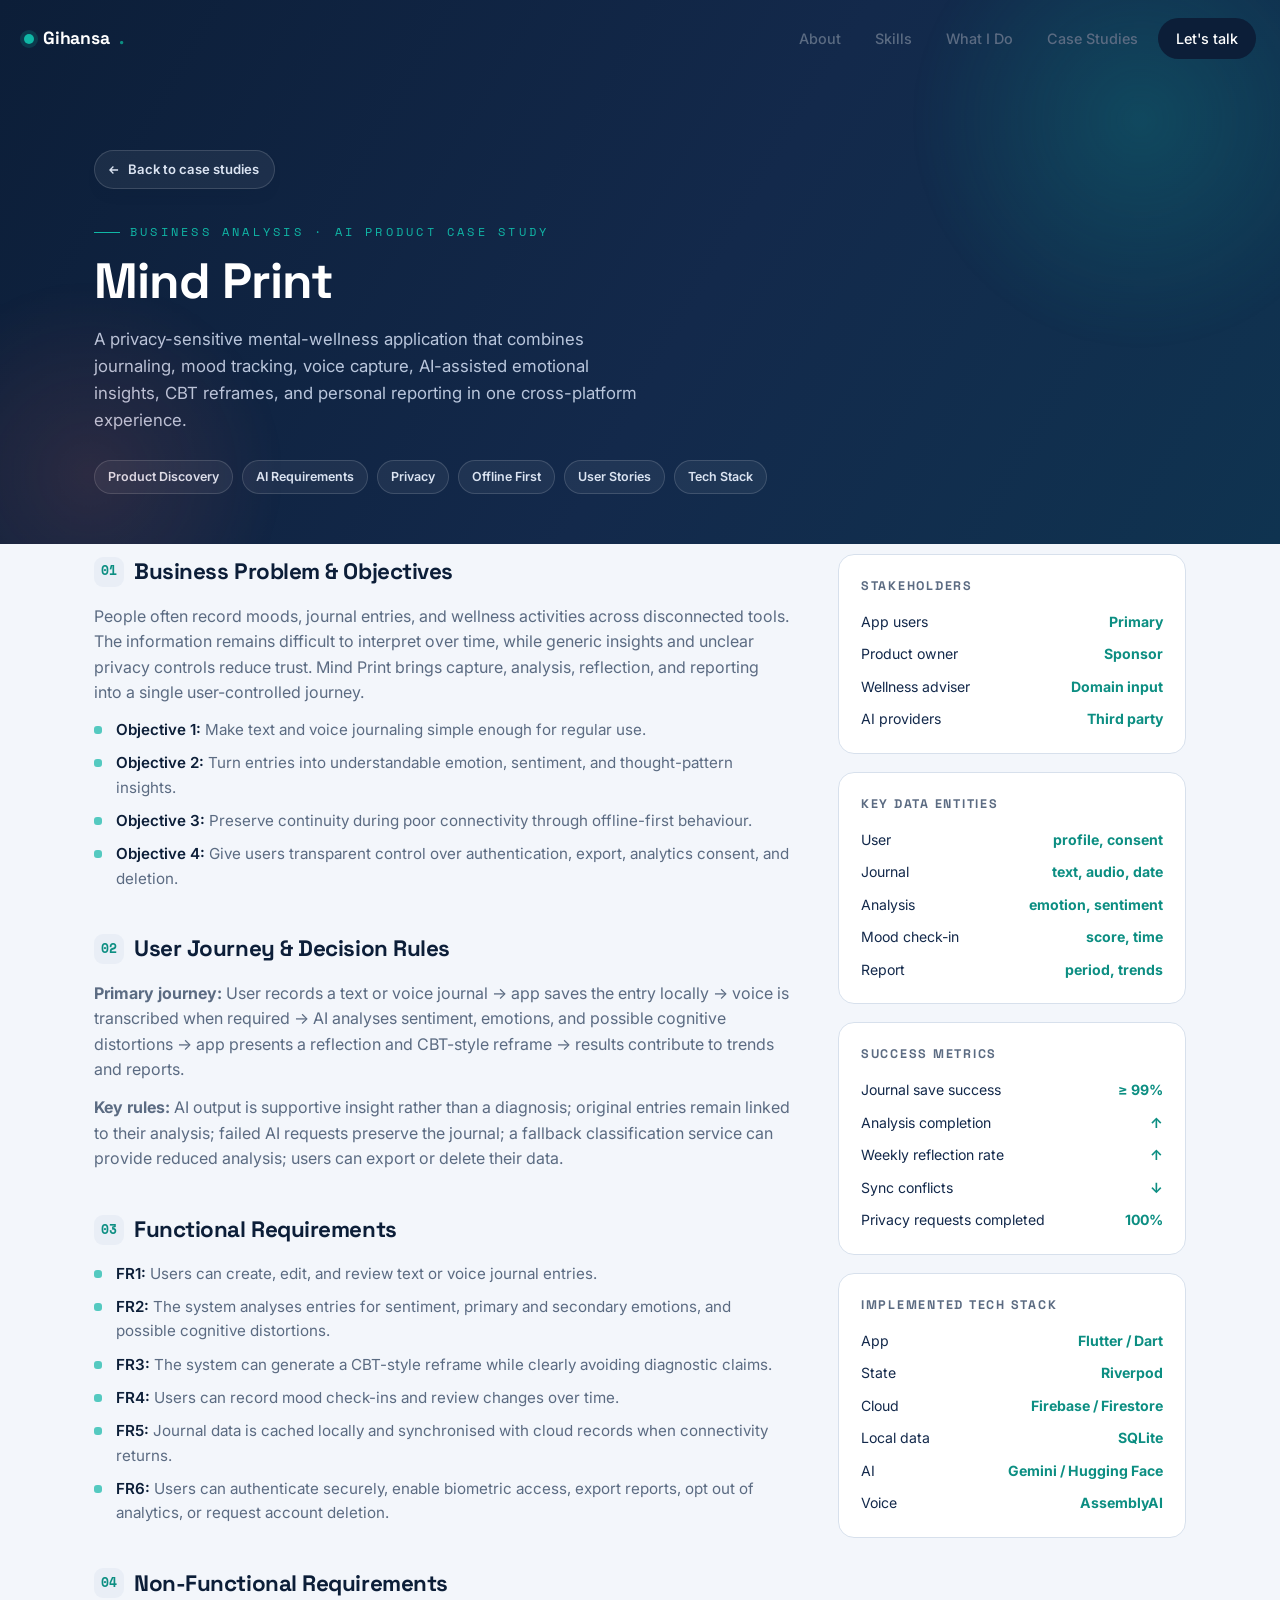
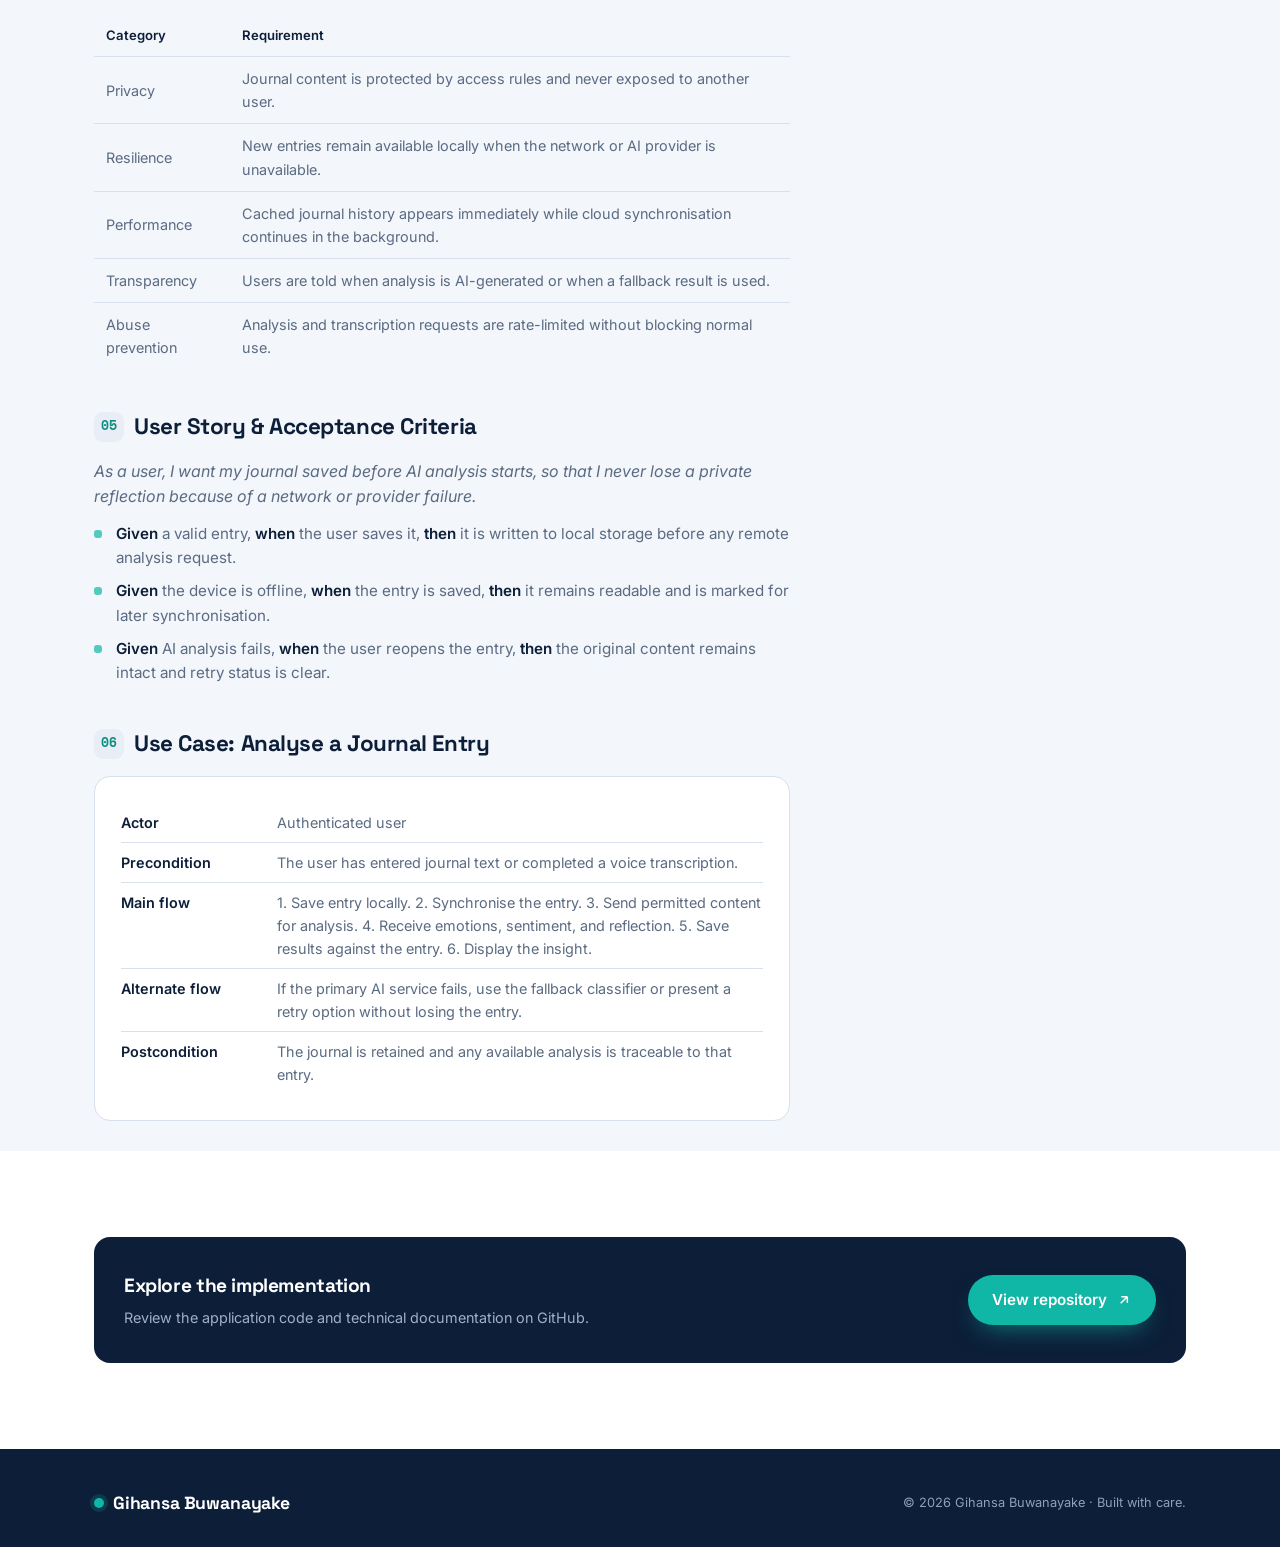
<file: mind-print-case-study.html>
<!DOCTYPE html>
<html lang="en">
<head>
<meta charset="UTF-8" /><meta name="viewport" content="width=device-width, initial-scale=1.0" />
<title>Mind Print — BA Case Study · Gihansa Buwanayake</title>
<meta name="description" content="Business analysis case study covering product requirements, privacy, user stories, KPIs, and the technology stack for the Mind Print mental-wellness application." />
<link rel="icon" href="data:image/svg+xml,<svg xmlns='http://www.w3.org/2000/svg' viewBox='0 0 100 100'><rect width='100' height='100' rx='22' fill='%230C1E38'/><text x='50' y='68' font-size='54' text-anchor='middle' fill='%2310B7A6' font-family='monospace' font-weight='700'>G</text></svg>" />
<link rel="preconnect" href="https://fonts.googleapis.com"><link rel="preconnect" href="https://fonts.gstatic.com" crossorigin><link href="https://fonts.googleapis.com/css2?family=Space+Grotesk:wght@400;500;600;700&family=Inter:wght@400;500;600&family=Space+Mono:wght@400;700&display=swap" rel="stylesheet"><link rel="stylesheet" href="css/styles.css">
</head>
<body>
<div class="progress" id="progress" aria-hidden="true"></div>
<nav class="nav" id="nav"><a href="index.html#top" class="brand"><span class="dot"></span>Gihansa<span style="color:var(--teal-dk)">.</span></a><div class="navlinks" id="navlinks"><a href="index.html#about">About</a><a href="index.html#skills">Skills</a><a href="index.html#services">What I Do</a><a href="index.html#work">Case Studies</a><a href="index.html#contact" class="nav-cta">Let's talk</a></div><button class="burger" id="burger" aria-label="Menu"><span></span><span></span><span></span></button></nav>

<header class="hero case-hero dark" id="top"><div class="wrap">
  <a href="index.html#work" class="back"><svg viewBox="0 0 24 24" fill="none" stroke="currentColor" stroke-width="2.2"><path d="M19 12H5M11 18l-6-6 6-6"/></svg>Back to case studies</a>
  <span class="eyebrow reveal in">Business Analysis · AI Product Case Study</span><h1 class="reveal in d1">Mind Print</h1>
  <p class="lead reveal in d2">A privacy-sensitive mental-wellness application that combines journaling, mood tracking, voice capture, AI-assisted emotional insights, CBT reframes, and personal reporting in one cross-platform experience.</p>
  <div class="case-meta reveal in d3"><span>Product Discovery</span><span>AI Requirements</span><span>Privacy</span><span>Offline First</span><span>User Stories</span><span>Tech Stack</span></div>
</div></header>

<section class="section case-body"><div class="wrap case-grid"><div>
  <div class="case-block reveal"><h2><span class="no">01</span>Business Problem &amp; Objectives</h2><p>People often record moods, journal entries, and wellness activities across disconnected tools. The information remains difficult to interpret over time, while generic insights and unclear privacy controls reduce trust. Mind Print brings capture, analysis, reflection, and reporting into a single user-controlled journey.</p><ul>
    <li><strong>Objective 1:</strong> Make text and voice journaling simple enough for regular use.</li><li><strong>Objective 2:</strong> Turn entries into understandable emotion, sentiment, and thought-pattern insights.</li><li><strong>Objective 3:</strong> Preserve continuity during poor connectivity through offline-first behaviour.</li><li><strong>Objective 4:</strong> Give users transparent control over authentication, export, analytics consent, and deletion.</li>
  </ul></div>
  <div class="case-block reveal d1"><h2><span class="no">02</span>User Journey &amp; Decision Rules</h2><p><strong>Primary journey:</strong> User records a text or voice journal → app saves the entry locally → voice is transcribed when required → AI analyses sentiment, emotions, and possible cognitive distortions → app presents a reflection and CBT-style reframe → results contribute to trends and reports.</p><p><strong>Key rules:</strong> AI output is supportive insight rather than a diagnosis; original entries remain linked to their analysis; failed AI requests preserve the journal; a fallback classification service can provide reduced analysis; users can export or delete their data.</p></div>
  <div class="case-block reveal d2"><h2><span class="no">03</span>Functional Requirements</h2><ul>
    <li><strong>FR1:</strong> Users can create, edit, and review text or voice journal entries.</li><li><strong>FR2:</strong> The system analyses entries for sentiment, primary and secondary emotions, and possible cognitive distortions.</li><li><strong>FR3:</strong> The system can generate a CBT-style reframe while clearly avoiding diagnostic claims.</li><li><strong>FR4:</strong> Users can record mood check-ins and review changes over time.</li><li><strong>FR5:</strong> Journal data is cached locally and synchronised with cloud records when connectivity returns.</li><li><strong>FR6:</strong> Users can authenticate securely, enable biometric access, export reports, opt out of analytics, or request account deletion.</li>
  </ul></div>
  <div class="case-block reveal d3"><h2><span class="no">04</span>Non-Functional Requirements</h2><table class="case-table"><tr><th>Category</th><th>Requirement</th></tr><tr><td>Privacy</td><td>Journal content is protected by access rules and never exposed to another user.</td></tr><tr><td>Resilience</td><td>New entries remain available locally when the network or AI provider is unavailable.</td></tr><tr><td>Performance</td><td>Cached journal history appears immediately while cloud synchronisation continues in the background.</td></tr><tr><td>Transparency</td><td>Users are told when analysis is AI-generated or when a fallback result is used.</td></tr><tr><td>Abuse prevention</td><td>Analysis and transcription requests are rate-limited without blocking normal use.</td></tr></table></div>
  <div class="case-block reveal"><h2><span class="no">05</span>User Story &amp; Acceptance Criteria</h2><p><em>As a user, I want my journal saved before AI analysis starts, so that I never lose a private reflection because of a network or provider failure.</em></p><ul><li><strong>Given</strong> a valid entry, <strong>when</strong> the user saves it, <strong>then</strong> it is written to local storage before any remote analysis request.</li><li><strong>Given</strong> the device is offline, <strong>when</strong> the entry is saved, <strong>then</strong> it remains readable and is marked for later synchronisation.</li><li><strong>Given</strong> AI analysis fails, <strong>when</strong> the user reopens the entry, <strong>then</strong> the original content remains intact and retry status is clear.</li></ul></div>
  <div class="case-block reveal d1"><h2><span class="no">06</span>Use Case: Analyse a Journal Entry</h2><div class="usecase"><div class="row"><b>Actor</b><span>Authenticated user</span></div><div class="row"><b>Precondition</b><span>The user has entered journal text or completed a voice transcription.</span></div><div class="row"><b>Main flow</b><span>1. Save entry locally. 2. Synchronise the entry. 3. Send permitted content for analysis. 4. Receive emotions, sentiment, and reflection. 5. Save results against the entry. 6. Display the insight.</span></div><div class="row"><b>Alternate flow</b><span>If the primary AI service fails, use the fallback classifier or present a retry option without losing the entry.</span></div><div class="row"><b>Postcondition</b><span>The journal is retained and any available analysis is traceable to that entry.</span></div></div></div>
</div><aside class="case-side">
  <div class="side-card reveal"><h3>Stakeholders</h3><ul><li>App users <b>Primary</b></li><li>Product owner <b>Sponsor</b></li><li>Wellness adviser <b>Domain input</b></li><li>AI providers <b>Third party</b></li></ul></div>
  <div class="side-card reveal d1"><h3>Key Data Entities</h3><ul><li>User <b>profile, consent</b></li><li>Journal <b>text, audio, date</b></li><li>Analysis <b>emotion, sentiment</b></li><li>Mood check-in <b>score, time</b></li><li>Report <b>period, trends</b></li></ul></div>
  <div class="side-card reveal d2"><h3>Success Metrics</h3><ul><li>Journal save success <b>≥ 99%</b></li><li>Analysis completion <b>↑</b></li><li>Weekly reflection rate <b>↑</b></li><li>Sync conflicts <b>↓</b></li><li>Privacy requests completed <b>100%</b></li></ul></div>
  <div class="side-card reveal d3"><h3>Implemented Tech Stack</h3><ul><li>App <b>Flutter / Dart</b></li><li>State <b>Riverpod</b></li><li>Cloud <b>Firebase / Firestore</b></li><li>Local data <b>SQLite</b></li><li>AI <b>Gemini / Hugging Face</b></li><li>Voice <b>AssemblyAI</b></li></ul></div>
</aside></div></section>

<section class="section alt"><div class="wrap"><div class="case-cta reveal"><div><h3>Explore the implementation</h3><p>Review the application code and technical documentation on GitHub.</p></div><a href="https://github.com/ghsenu/Mind-Print" target="_blank" rel="noopener" class="btn btn-primary">View repository<svg width="16" height="16" viewBox="0 0 24 24" fill="none" stroke="currentColor" stroke-width="2.2"><path d="M7 17L17 7M17 7H8M17 7v9"/></svg></a></div></div></section>
<footer><div class="wrap"><a href="index.html#top" class="brand"><span class="dot"></span>Gihansa Buwanayake</a><p class="foot-note">© <span id="yr"></span> Gihansa Buwanayake · Built with care.</p></div></footer>
<button class="to-top" id="toTop" aria-label="Back to top"><svg viewBox="0 0 24 24" fill="none" stroke="currentColor" stroke-width="2.4"><path d="M12 19V5M12 5l-6 6M12 5l6 6"/></svg></button>
<script>document.getElementById('yr').textContent=new Date().getFullYear();const nav=document.getElementById('nav');addEventListener('scroll',()=>nav.classList.toggle('scrolled',scrollY>40));const burger=document.getElementById('burger'),links=document.getElementById('navlinks');burger.addEventListener('click',()=>links.classList.toggle('open'));links.querySelectorAll('a').forEach(a=>a.addEventListener('click',()=>links.classList.remove('open')));const io=new IntersectionObserver(es=>es.forEach(e=>{if(e.isIntersecting){e.target.classList.add('in');io.unobserve(e.target)}}),{threshold:.18});document.querySelectorAll('.reveal:not(.in)').forEach(el=>io.observe(el));const bar=document.getElementById('progress'),setProgress=()=>{const h=document.documentElement;bar.style.width=(h.scrollTop/(h.scrollHeight-h.clientHeight||1)*100)+'%'};addEventListener('scroll',setProgress,{passive:true});addEventListener('resize',setProgress);setProgress();const toTop=document.getElementById('toTop'),reduce=matchMedia('(prefers-reduced-motion: reduce)').matches;addEventListener('scroll',()=>toTop.classList.toggle('show',scrollY>600),{passive:true});toTop.addEventListener('click',()=>scrollTo({top:0,behavior:reduce?'auto':'smooth'}));</script>
</body></html>
</file>
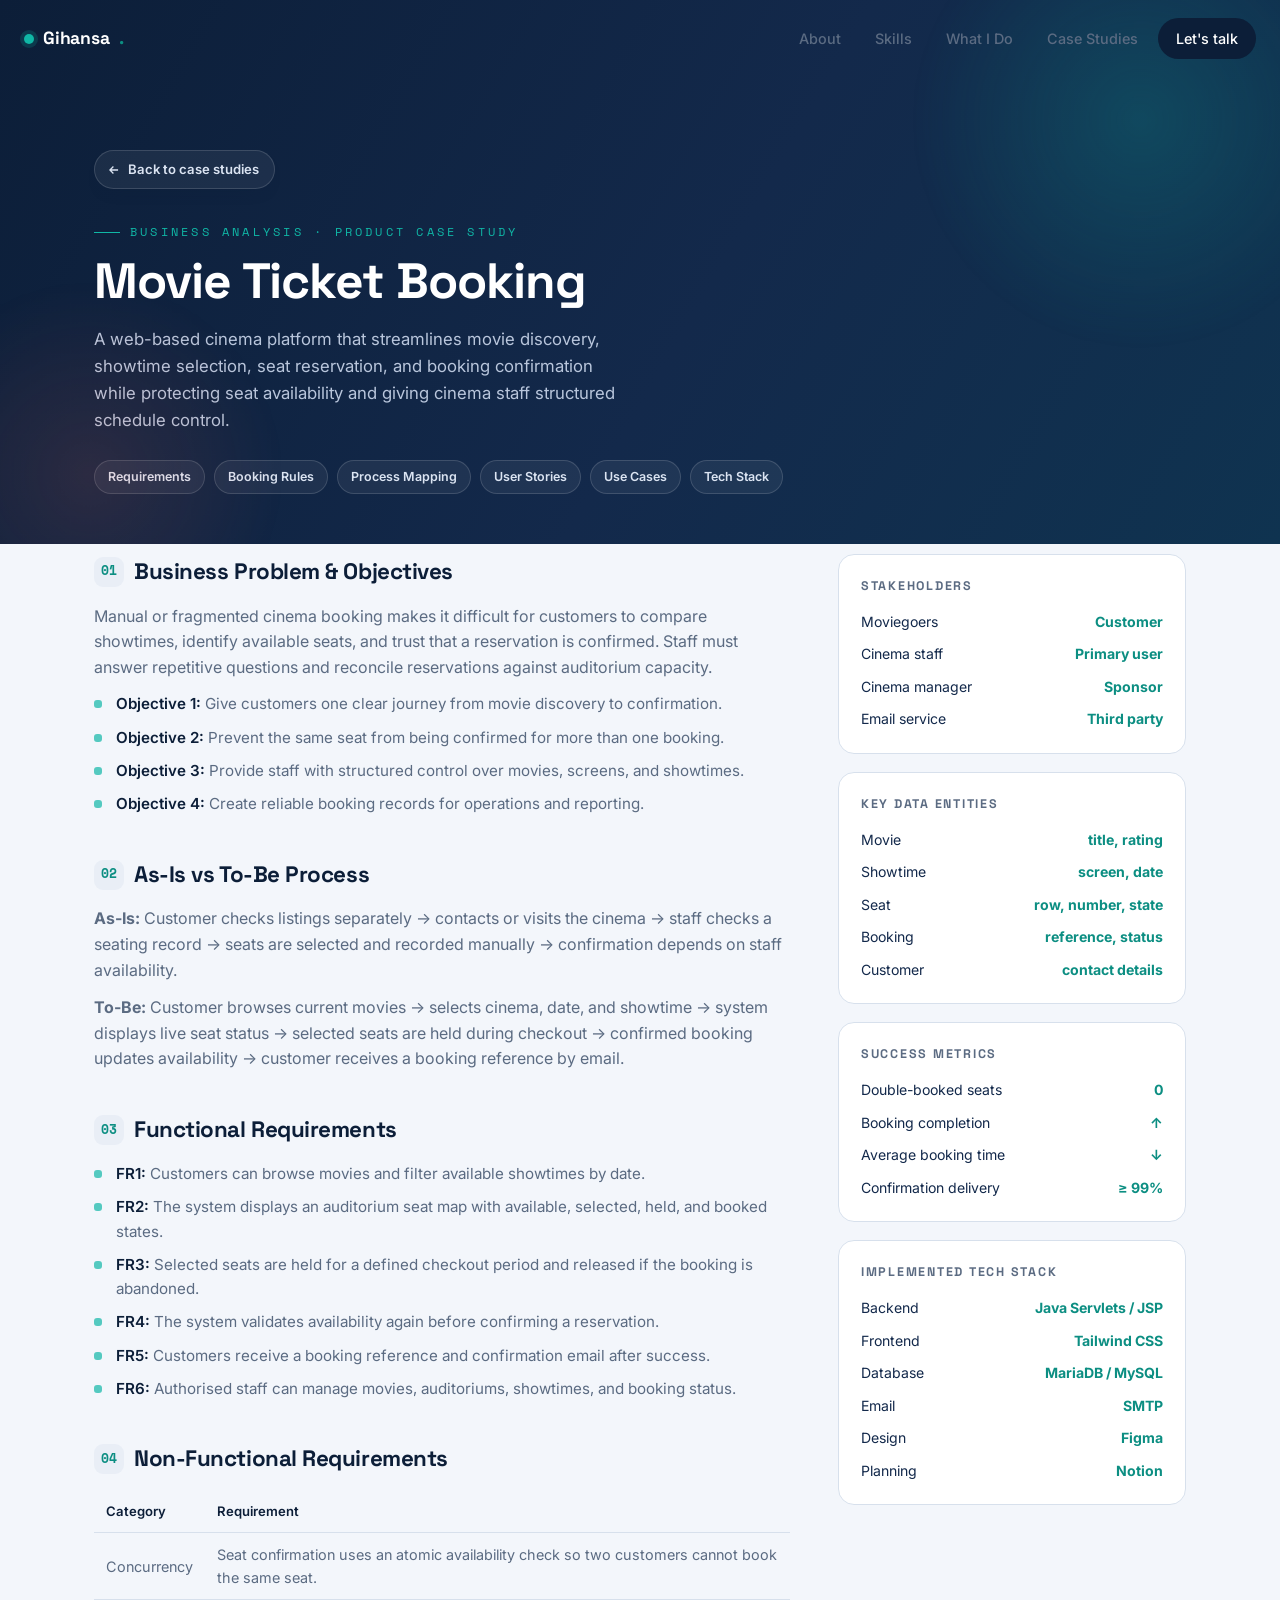
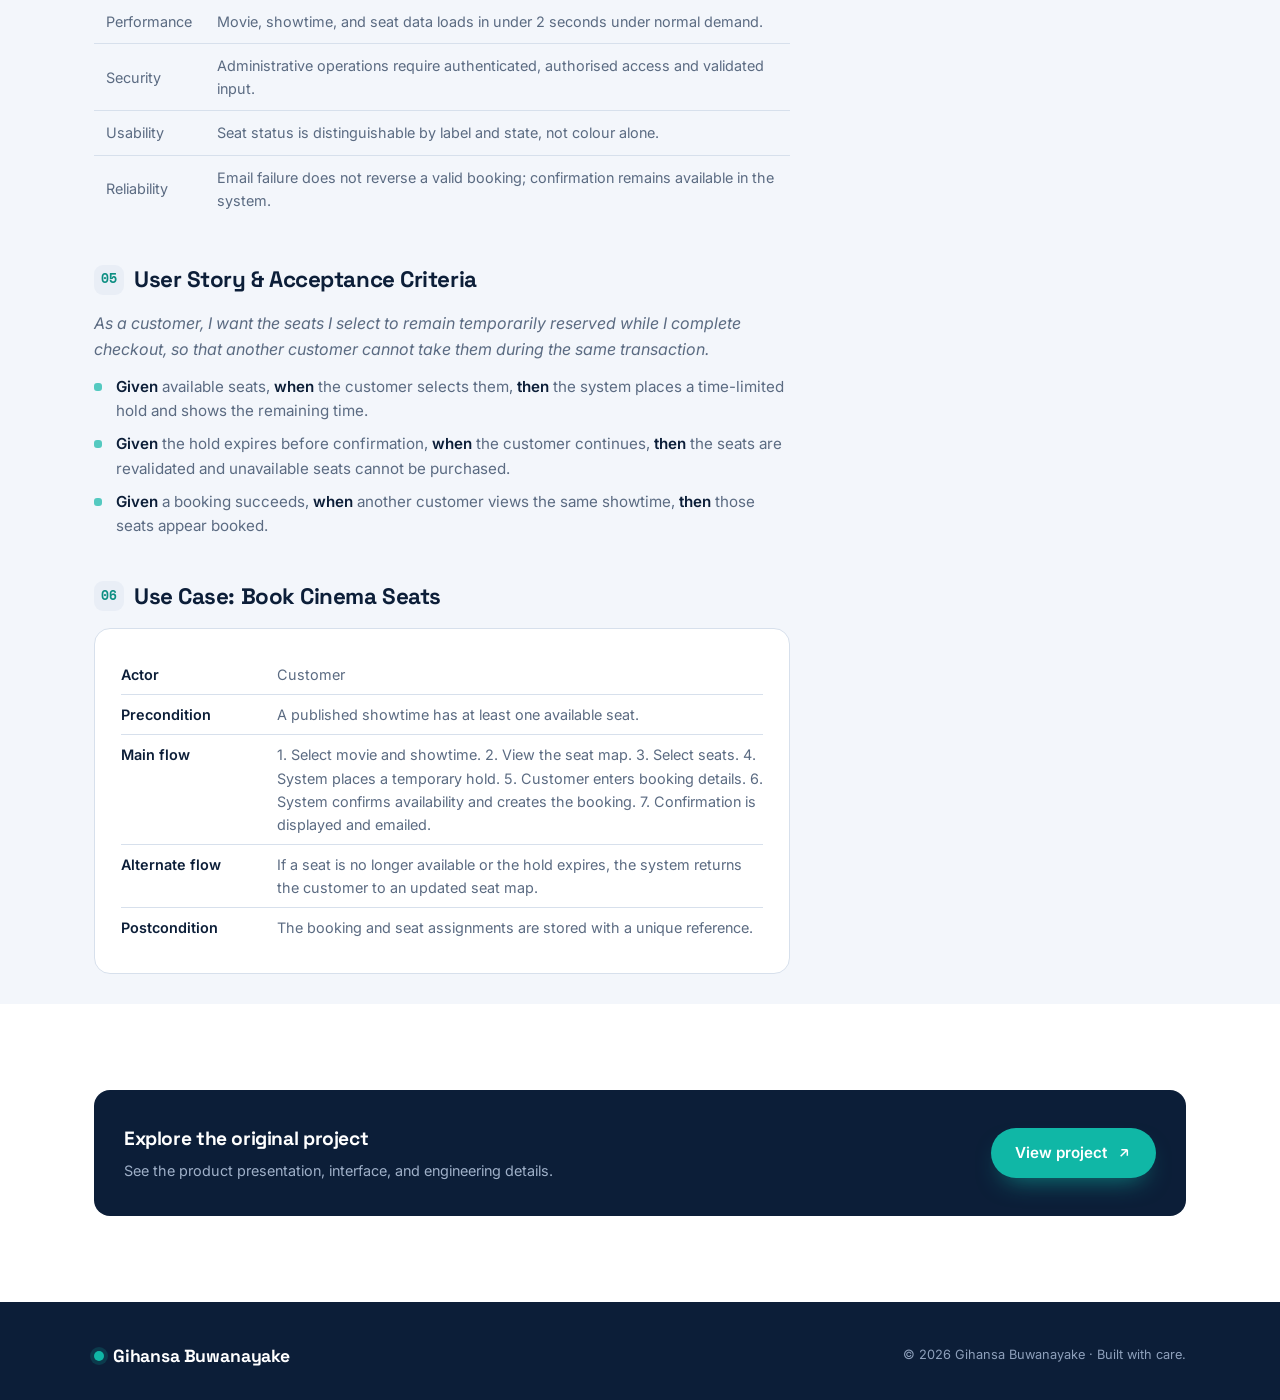
<file: movie-ticket-booking-case-study.html>
<!DOCTYPE html>
<html lang="en">
<head>
<meta charset="UTF-8" /><meta name="viewport" content="width=device-width, initial-scale=1.0" />
<title>Movie Ticket Booking — BA Case Study · Gihansa Buwanayake</title>
<meta name="description" content="Business analysis case study covering booking rules, requirements, acceptance criteria, KPIs, and the technology stack for a cinema ticket booking system." />
<link rel="icon" href="data:image/svg+xml,<svg xmlns='http://www.w3.org/2000/svg' viewBox='0 0 100 100'><rect width='100' height='100' rx='22' fill='%230C1E38'/><text x='50' y='68' font-size='54' text-anchor='middle' fill='%2310B7A6' font-family='monospace' font-weight='700'>G</text></svg>" />
<link rel="preconnect" href="https://fonts.googleapis.com"><link rel="preconnect" href="https://fonts.gstatic.com" crossorigin><link href="https://fonts.googleapis.com/css2?family=Space+Grotesk:wght@400;500;600;700&family=Inter:wght@400;500;600&family=Space+Mono:wght@400;700&display=swap" rel="stylesheet"><link rel="stylesheet" href="css/styles.css">
</head>
<body>
<div class="progress" id="progress" aria-hidden="true"></div>
<nav class="nav" id="nav"><a href="index.html#top" class="brand"><span class="dot"></span>Gihansa<span style="color:var(--teal-dk)">.</span></a><div class="navlinks" id="navlinks"><a href="index.html#about">About</a><a href="index.html#skills">Skills</a><a href="index.html#services">What I Do</a><a href="index.html#work">Case Studies</a><a href="index.html#contact" class="nav-cta">Let's talk</a></div><button class="burger" id="burger" aria-label="Menu"><span></span><span></span><span></span></button></nav>

<header class="hero case-hero dark" id="top"><div class="wrap">
  <a href="index.html#work" class="back"><svg viewBox="0 0 24 24" fill="none" stroke="currentColor" stroke-width="2.2"><path d="M19 12H5M11 18l-6-6 6-6"/></svg>Back to case studies</a>
  <span class="eyebrow reveal in">Business Analysis · Product Case Study</span><h1 class="reveal in d1">Movie Ticket Booking</h1>
  <p class="lead reveal in d2">A web-based cinema platform that streamlines movie discovery, showtime selection, seat reservation, and booking confirmation while protecting seat availability and giving cinema staff structured schedule control.</p>
  <div class="case-meta reveal in d3"><span>Requirements</span><span>Booking Rules</span><span>Process Mapping</span><span>User Stories</span><span>Use Cases</span><span>Tech Stack</span></div>
</div></header>

<section class="section case-body"><div class="wrap case-grid"><div>
  <div class="case-block reveal"><h2><span class="no">01</span>Business Problem &amp; Objectives</h2><p>Manual or fragmented cinema booking makes it difficult for customers to compare showtimes, identify available seats, and trust that a reservation is confirmed. Staff must answer repetitive questions and reconcile reservations against auditorium capacity.</p><ul><li><strong>Objective 1:</strong> Give customers one clear journey from movie discovery to confirmation.</li><li><strong>Objective 2:</strong> Prevent the same seat from being confirmed for more than one booking.</li><li><strong>Objective 3:</strong> Provide staff with structured control over movies, screens, and showtimes.</li><li><strong>Objective 4:</strong> Create reliable booking records for operations and reporting.</li></ul></div>
  <div class="case-block reveal d1"><h2><span class="no">02</span>As-Is vs To-Be Process</h2><p><strong>As-Is:</strong> Customer checks listings separately → contacts or visits the cinema → staff checks a seating record → seats are selected and recorded manually → confirmation depends on staff availability.</p><p><strong>To-Be:</strong> Customer browses current movies → selects cinema, date, and showtime → system displays live seat status → selected seats are held during checkout → confirmed booking updates availability → customer receives a booking reference by email.</p></div>
  <div class="case-block reveal d2"><h2><span class="no">03</span>Functional Requirements</h2><ul><li><strong>FR1:</strong> Customers can browse movies and filter available showtimes by date.</li><li><strong>FR2:</strong> The system displays an auditorium seat map with available, selected, held, and booked states.</li><li><strong>FR3:</strong> Selected seats are held for a defined checkout period and released if the booking is abandoned.</li><li><strong>FR4:</strong> The system validates availability again before confirming a reservation.</li><li><strong>FR5:</strong> Customers receive a booking reference and confirmation email after success.</li><li><strong>FR6:</strong> Authorised staff can manage movies, auditoriums, showtimes, and booking status.</li></ul></div>
  <div class="case-block reveal d3"><h2><span class="no">04</span>Non-Functional Requirements</h2><table class="case-table"><tr><th>Category</th><th>Requirement</th></tr><tr><td>Concurrency</td><td>Seat confirmation uses an atomic availability check so two customers cannot book the same seat.</td></tr><tr><td>Performance</td><td>Movie, showtime, and seat data loads in under 2 seconds under normal demand.</td></tr><tr><td>Security</td><td>Administrative operations require authenticated, authorised access and validated input.</td></tr><tr><td>Usability</td><td>Seat status is distinguishable by label and state, not colour alone.</td></tr><tr><td>Reliability</td><td>Email failure does not reverse a valid booking; confirmation remains available in the system.</td></tr></table></div>
  <div class="case-block reveal"><h2><span class="no">05</span>User Story &amp; Acceptance Criteria</h2><p><em>As a customer, I want the seats I select to remain temporarily reserved while I complete checkout, so that another customer cannot take them during the same transaction.</em></p><ul><li><strong>Given</strong> available seats, <strong>when</strong> the customer selects them, <strong>then</strong> the system places a time-limited hold and shows the remaining time.</li><li><strong>Given</strong> the hold expires before confirmation, <strong>when</strong> the customer continues, <strong>then</strong> the seats are revalidated and unavailable seats cannot be purchased.</li><li><strong>Given</strong> a booking succeeds, <strong>when</strong> another customer views the same showtime, <strong>then</strong> those seats appear booked.</li></ul></div>
  <div class="case-block reveal d1"><h2><span class="no">06</span>Use Case: Book Cinema Seats</h2><div class="usecase"><div class="row"><b>Actor</b><span>Customer</span></div><div class="row"><b>Precondition</b><span>A published showtime has at least one available seat.</span></div><div class="row"><b>Main flow</b><span>1. Select movie and showtime. 2. View the seat map. 3. Select seats. 4. System places a temporary hold. 5. Customer enters booking details. 6. System confirms availability and creates the booking. 7. Confirmation is displayed and emailed.</span></div><div class="row"><b>Alternate flow</b><span>If a seat is no longer available or the hold expires, the system returns the customer to an updated seat map.</span></div><div class="row"><b>Postcondition</b><span>The booking and seat assignments are stored with a unique reference.</span></div></div></div>
</div><aside class="case-side">
  <div class="side-card reveal"><h3>Stakeholders</h3><ul><li>Moviegoers <b>Customer</b></li><li>Cinema staff <b>Primary user</b></li><li>Cinema manager <b>Sponsor</b></li><li>Email service <b>Third party</b></li></ul></div>
  <div class="side-card reveal d1"><h3>Key Data Entities</h3><ul><li>Movie <b>title, rating</b></li><li>Showtime <b>screen, date</b></li><li>Seat <b>row, number, state</b></li><li>Booking <b>reference, status</b></li><li>Customer <b>contact details</b></li></ul></div>
  <div class="side-card reveal d2"><h3>Success Metrics</h3><ul><li>Double-booked seats <b>0</b></li><li>Booking completion <b>↑</b></li><li>Average booking time <b>↓</b></li><li>Confirmation delivery <b>≥ 99%</b></li></ul></div>
  <div class="side-card reveal d3"><h3>Implemented Tech Stack</h3><ul><li>Backend <b>Java Servlets / JSP</b></li><li>Frontend <b>Tailwind CSS</b></li><li>Database <b>MariaDB / MySQL</b></li><li>Email <b>SMTP</b></li><li>Design <b>Figma</b></li><li>Planning <b>Notion</b></li></ul></div>
</aside></div></section>

<section class="section alt"><div class="wrap"><div class="case-cta reveal"><div><h3>Explore the original project</h3><p>See the product presentation, interface, and engineering details.</p></div><a href="https://bit.ly/4pfeZqa" target="_blank" rel="noopener" class="btn btn-primary">View project<svg width="16" height="16" viewBox="0 0 24 24" fill="none" stroke="currentColor" stroke-width="2.2"><path d="M7 17L17 7M17 7H8M17 7v9"/></svg></a></div></div></section>
<footer><div class="wrap"><a href="index.html#top" class="brand"><span class="dot"></span>Gihansa Buwanayake</a><p class="foot-note">© <span id="yr"></span> Gihansa Buwanayake · Built with care.</p></div></footer>
<button class="to-top" id="toTop" aria-label="Back to top"><svg viewBox="0 0 24 24" fill="none" stroke="currentColor" stroke-width="2.4"><path d="M12 19V5M12 5l-6 6M12 5l6 6"/></svg></button>
<script>document.getElementById('yr').textContent=new Date().getFullYear();const nav=document.getElementById('nav');addEventListener('scroll',()=>nav.classList.toggle('scrolled',scrollY>40));const burger=document.getElementById('burger'),links=document.getElementById('navlinks');burger.addEventListener('click',()=>links.classList.toggle('open'));links.querySelectorAll('a').forEach(a=>a.addEventListener('click',()=>links.classList.remove('open')));const io=new IntersectionObserver(es=>es.forEach(e=>{if(e.isIntersecting){e.target.classList.add('in');io.unobserve(e.target)}}),{threshold:.18});document.querySelectorAll('.reveal:not(.in)').forEach(el=>io.observe(el));const bar=document.getElementById('progress'),setProgress=()=>{const h=document.documentElement;bar.style.width=(h.scrollTop/(h.scrollHeight-h.clientHeight||1)*100)+'%'};addEventListener('scroll',setProgress,{passive:true});addEventListener('resize',setProgress);setProgress();const toTop=document.getElementById('toTop'),reduce=matchMedia('(prefers-reduced-motion: reduce)').matches;addEventListener('scroll',()=>toTop.classList.toggle('show',scrollY>600),{passive:true});toTop.addEventListener('click',()=>scrollTo({top:0,behavior:reduce?'auto':'smooth'}));</script>
</body></html>
</file>
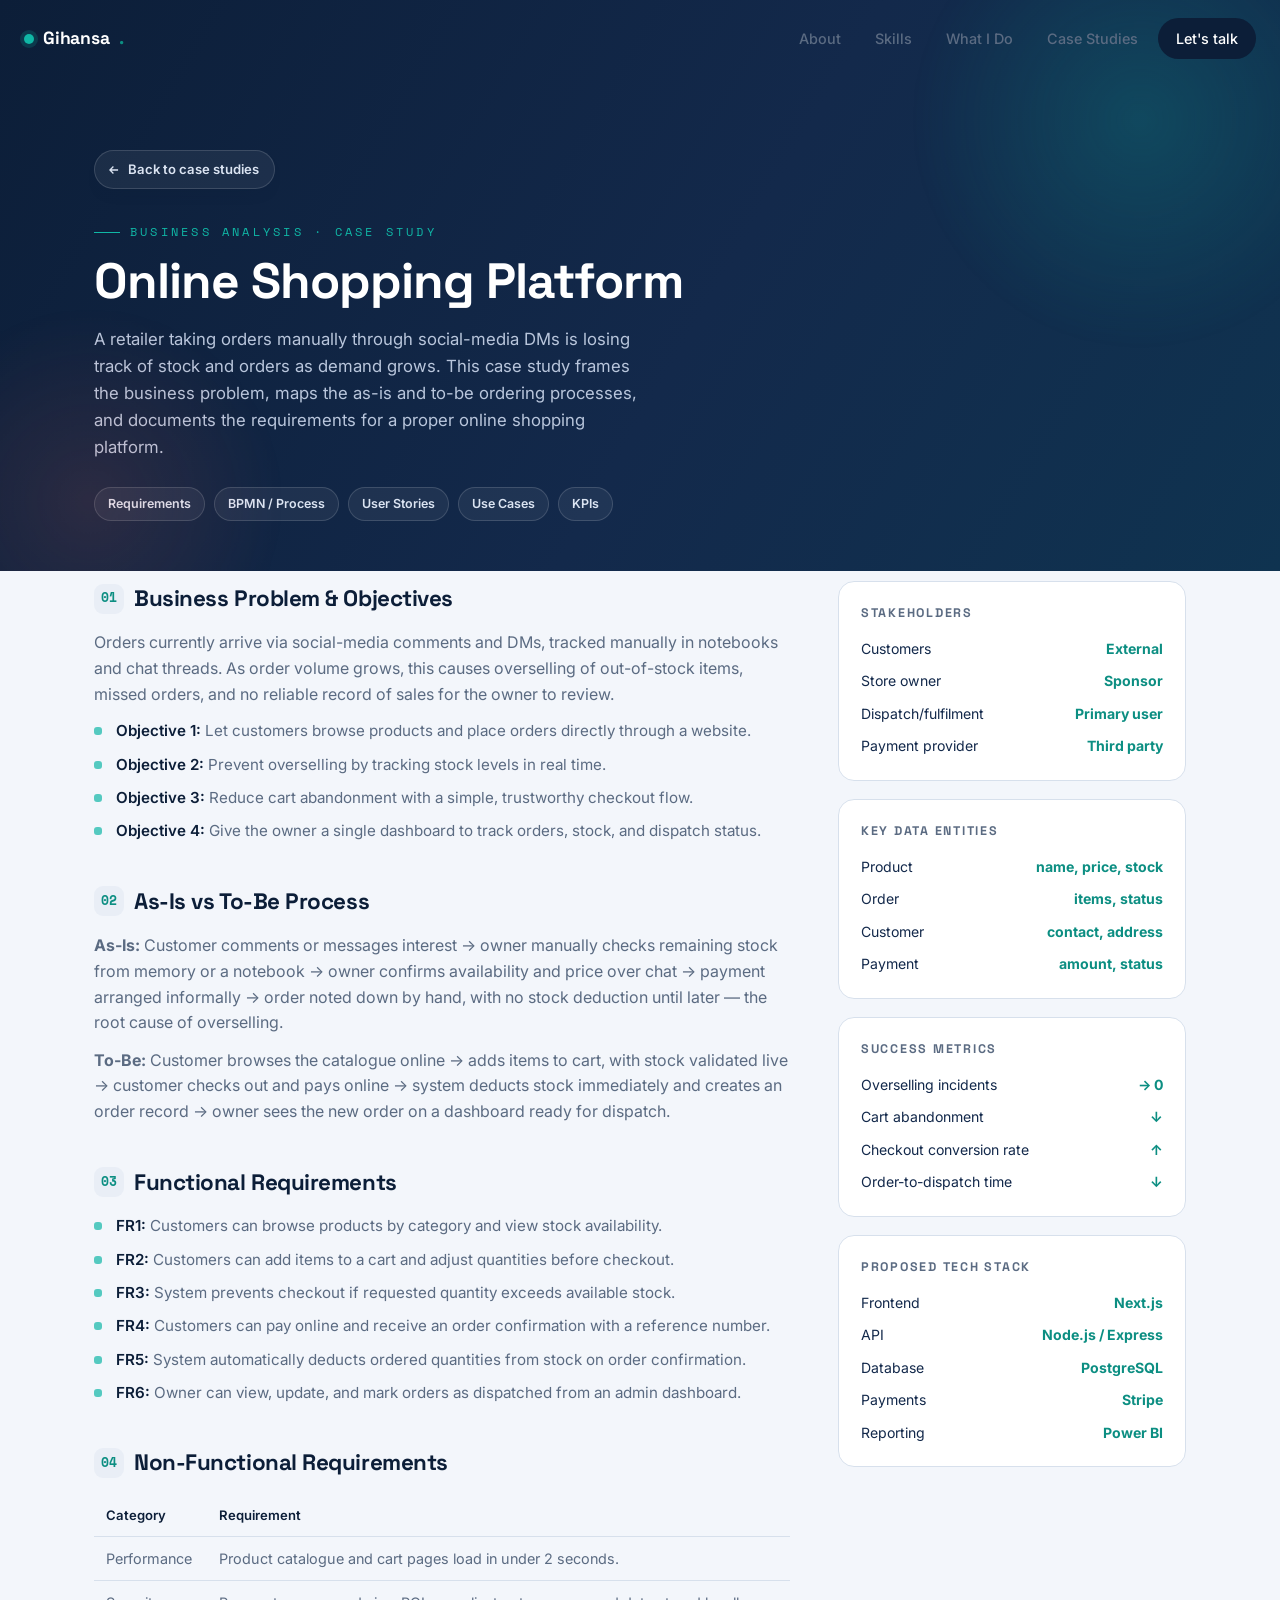
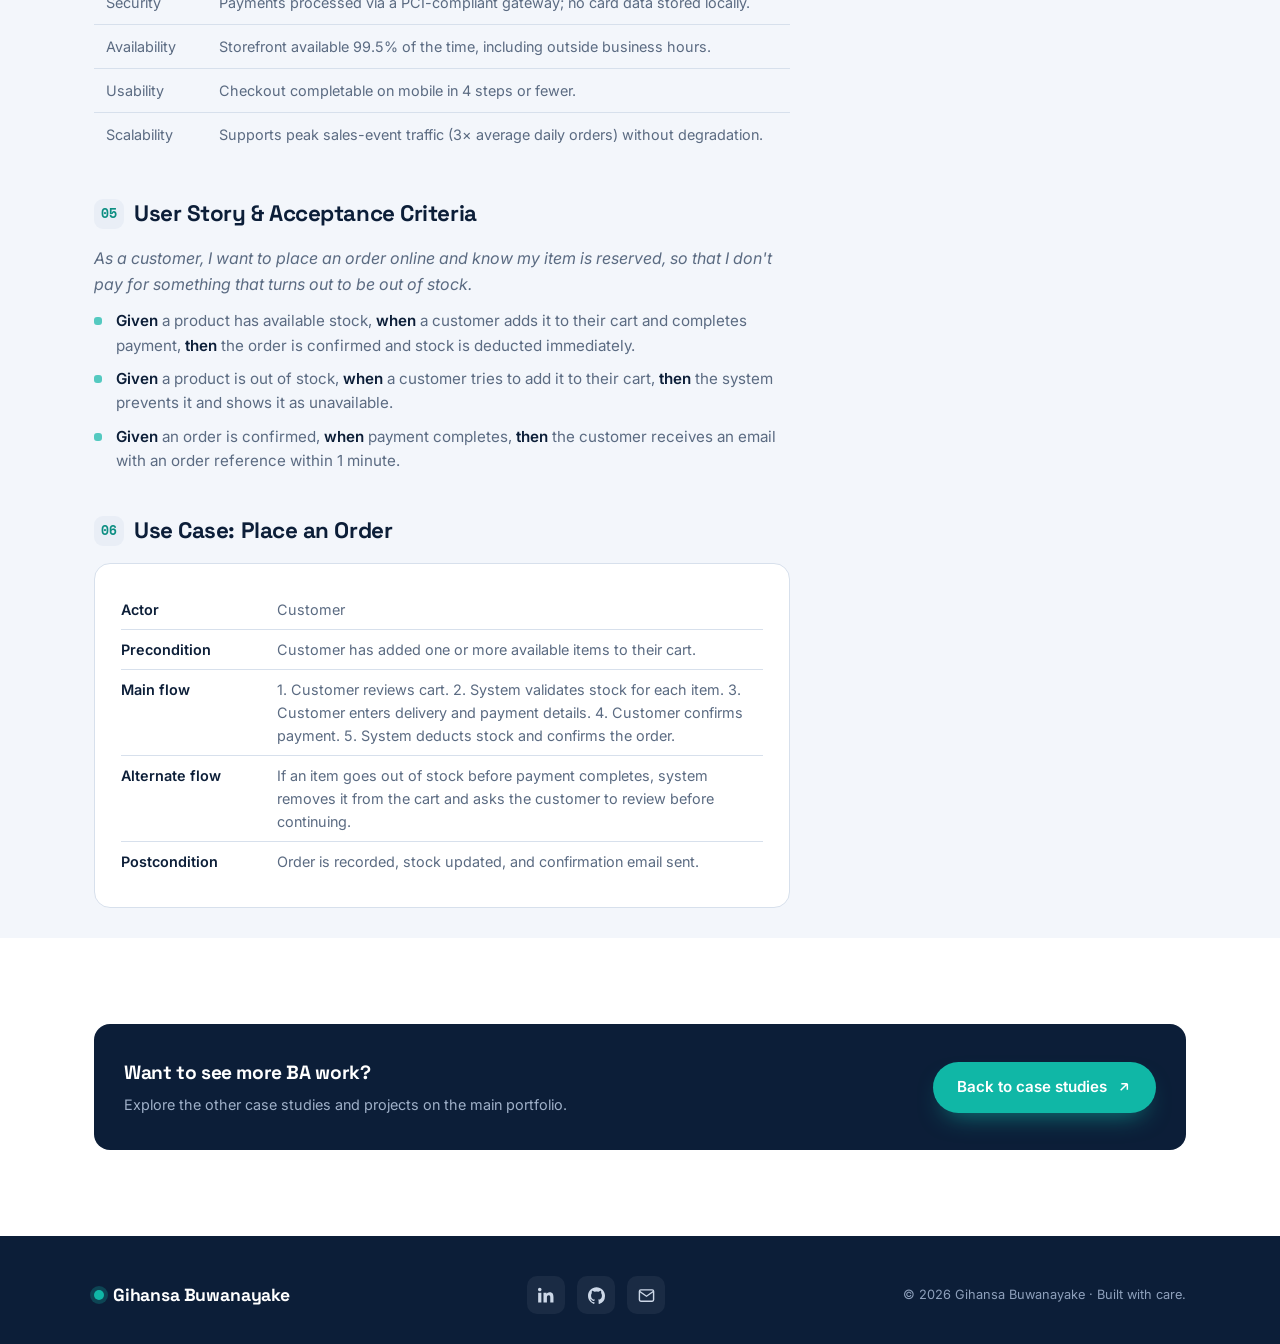
<file: online-shopping-case-study.html>
<!DOCTYPE html>
<html lang="en">
<head>
<meta charset="UTF-8" />
<meta name="viewport" content="width=device-width, initial-scale=1.0" />
<title>Online Shopping Platform — BA Case Study · Gihansa Buwanayake</title>
<meta name="description" content="Business analysis case study: requirements, process mapping, user stories and use cases for a retailer moving from social-media selling to an online shopping platform." />
<link rel="icon" href="data:image/svg+xml,<svg xmlns='http://www.w3.org/2000/svg' viewBox='0 0 100 100'><rect width='100' height='100' rx='22' fill='%230C1E38'/><text x='50' y='68' font-size='54' text-anchor='middle' fill='%2310B7A6' font-family='monospace' font-weight='700'>G</text></svg>" />
<link rel="preconnect" href="https://fonts.googleapis.com">
<link rel="preconnect" href="https://fonts.gstatic.com" crossorigin>
<link href="https://fonts.googleapis.com/css2?family=Space+Grotesk:wght@400;500;600;700&family=Inter:wght@400;500;600&family=Space+Mono:wght@400;700&display=swap" rel="stylesheet">
<link rel="stylesheet" href="css/styles.css">
</head>
<body>

<div class="progress" id="progress" aria-hidden="true"></div>

<nav class="nav" id="nav">
  <a href="index.html#top" class="brand"><span class="dot"></span>Gihansa<span style="color:var(--teal-dk)">.</span></a>
  <div class="navlinks" id="navlinks">
    <a href="index.html#about">About</a>
    <a href="index.html#skills">Skills</a>
    <a href="index.html#services">What I Do</a>
    <a href="index.html#work">Case Studies</a>
    <a href="index.html#contact" class="nav-cta">Let's talk</a>
  </div>
  <button class="burger" id="burger" aria-label="Menu"><span></span><span></span><span></span></button>
</nav>

<header class="hero case-hero dark" id="top">
  <div class="wrap">
    <a href="index.html#work" class="back">
      <svg viewBox="0 0 24 24" fill="none" stroke="currentColor" stroke-width="2.2"><path d="M19 12H5M11 18l-6-6 6-6"/></svg>
      Back to case studies
    </a>
    <span class="eyebrow reveal in">Business Analysis · Case Study</span>
    <h1 class="reveal in d1">Online Shopping Platform</h1>
    <p class="lead reveal in d2">A retailer taking orders manually through social-media DMs is losing track of stock and orders as demand grows. This case study frames the business problem, maps the as-is and to-be ordering processes, and documents the requirements for a proper online shopping platform.</p>
    <div class="case-meta reveal in d3">
      <span>Requirements</span>
      <span>BPMN / Process</span>
      <span>User Stories</span>
      <span>Use Cases</span>
      <span>KPIs</span>
    </div>
  </div>
</header>

<section class="section case-body">
  <div class="wrap case-grid">
    <div>
      <div class="case-block reveal">
        <h2><span class="no">01</span>Business Problem &amp; Objectives</h2>
        <p>Orders currently arrive via social-media comments and DMs, tracked manually in notebooks and chat threads. As order volume grows, this causes overselling of out-of-stock items, missed orders, and no reliable record of sales for the owner to review.</p>
        <ul>
          <li><strong>Objective 1:</strong> Let customers browse products and place orders directly through a website.</li>
          <li><strong>Objective 2:</strong> Prevent overselling by tracking stock levels in real time.</li>
          <li><strong>Objective 3:</strong> Reduce cart abandonment with a simple, trustworthy checkout flow.</li>
          <li><strong>Objective 4:</strong> Give the owner a single dashboard to track orders, stock, and dispatch status.</li>
        </ul>
      </div>

      <div class="case-block reveal d1">
        <h2><span class="no">02</span>As-Is vs To-Be Process</h2>
        <p><strong>As-Is:</strong> Customer comments or messages interest → owner manually checks remaining stock from memory or a notebook → owner confirms availability and price over chat → payment arranged informally → order noted down by hand, with no stock deduction until later — the root cause of overselling.</p>
        <p><strong>To-Be:</strong> Customer browses the catalogue online → adds items to cart, with stock validated live → customer checks out and pays online → system deducts stock immediately and creates an order record → owner sees the new order on a dashboard ready for dispatch.</p>
      </div>

      <div class="case-block reveal d2">
        <h2><span class="no">03</span>Functional Requirements</h2>
        <ul>
          <li><strong>FR1:</strong> Customers can browse products by category and view stock availability.</li>
          <li><strong>FR2:</strong> Customers can add items to a cart and adjust quantities before checkout.</li>
          <li><strong>FR3:</strong> System prevents checkout if requested quantity exceeds available stock.</li>
          <li><strong>FR4:</strong> Customers can pay online and receive an order confirmation with a reference number.</li>
          <li><strong>FR5:</strong> System automatically deducts ordered quantities from stock on order confirmation.</li>
          <li><strong>FR6:</strong> Owner can view, update, and mark orders as dispatched from an admin dashboard.</li>
        </ul>
      </div>

      <div class="case-block reveal d3">
        <h2><span class="no">04</span>Non-Functional Requirements</h2>
        <table class="case-table">
          <tr><th>Category</th><th>Requirement</th></tr>
          <tr><td>Performance</td><td>Product catalogue and cart pages load in under 2 seconds.</td></tr>
          <tr><td>Security</td><td>Payments processed via a PCI-compliant gateway; no card data stored locally.</td></tr>
          <tr><td>Availability</td><td>Storefront available 99.5% of the time, including outside business hours.</td></tr>
          <tr><td>Usability</td><td>Checkout completable on mobile in 4 steps or fewer.</td></tr>
          <tr><td>Scalability</td><td>Supports peak sales-event traffic (3× average daily orders) without degradation.</td></tr>
        </table>
      </div>

      <div class="case-block reveal">
        <h2><span class="no">05</span>User Story &amp; Acceptance Criteria</h2>
        <p><em>As a customer, I want to place an order online and know my item is reserved, so that I don't pay for something that turns out to be out of stock.</em></p>
        <ul>
          <li><strong>Given</strong> a product has available stock, <strong>when</strong> a customer adds it to their cart and completes payment, <strong>then</strong> the order is confirmed and stock is deducted immediately.</li>
          <li><strong>Given</strong> a product is out of stock, <strong>when</strong> a customer tries to add it to their cart, <strong>then</strong> the system prevents it and shows it as unavailable.</li>
          <li><strong>Given</strong> an order is confirmed, <strong>when</strong> payment completes, <strong>then</strong> the customer receives an email with an order reference within 1 minute.</li>
        </ul>
      </div>

      <div class="case-block reveal d1">
        <h2><span class="no">06</span>Use Case: Place an Order</h2>
        <div class="usecase">
          <div class="row"><b>Actor</b><span>Customer</span></div>
          <div class="row"><b>Precondition</b><span>Customer has added one or more available items to their cart.</span></div>
          <div class="row"><b>Main flow</b><span>1. Customer reviews cart. 2. System validates stock for each item. 3. Customer enters delivery and payment details. 4. Customer confirms payment. 5. System deducts stock and confirms the order.</span></div>
          <div class="row"><b>Alternate flow</b><span>If an item goes out of stock before payment completes, system removes it from the cart and asks the customer to review before continuing.</span></div>
          <div class="row"><b>Postcondition</b><span>Order is recorded, stock updated, and confirmation email sent.</span></div>
        </div>
      </div>
    </div>

    <aside class="case-side">
      <div class="side-card reveal">
        <h3>Stakeholders</h3>
        <ul>
          <li>Customers <b>External</b></li>
          <li>Store owner <b>Sponsor</b></li>
          <li>Dispatch/fulfilment <b>Primary user</b></li>
          <li>Payment provider <b>Third party</b></li>
        </ul>
      </div>
      <div class="side-card reveal d1">
        <h3>Key Data Entities</h3>
        <ul>
          <li>Product <b>name, price, stock</b></li>
          <li>Order <b>items, status</b></li>
          <li>Customer <b>contact, address</b></li>
          <li>Payment <b>amount, status</b></li>
        </ul>
      </div>
      <div class="side-card reveal d2">
        <h3>Success Metrics</h3>
        <ul>
          <li>Overselling incidents <b>→ 0</b></li>
          <li>Cart abandonment <b>↓</b></li>
          <li>Checkout conversion rate <b>↑</b></li>
          <li>Order-to-dispatch time <b>↓</b></li>
        </ul>
      </div>
      <div class="side-card reveal d3">
        <h3>Proposed Tech Stack</h3>
        <ul>
          <li>Frontend <b>Next.js</b></li>
          <li>API <b>Node.js / Express</b></li>
          <li>Database <b>PostgreSQL</b></li>
          <li>Payments <b>Stripe</b></li>
          <li>Reporting <b>Power BI</b></li>
        </ul>
      </div>
    </aside>
  </div>
</section>

<section class="section alt">
  <div class="wrap">
    <div class="case-cta reveal">
      <div>
        <h3>Want to see more BA work?</h3>
        <p>Explore the other case studies and projects on the main portfolio.</p>
      </div>
      <a href="index.html#work" class="btn btn-primary">Back to case studies
        <svg width="16" height="16" viewBox="0 0 24 24" fill="none" stroke="currentColor" stroke-width="2.2"><path d="M7 17L17 7M17 7H8M17 7v9"/></svg>
      </a>
    </div>
  </div>
</section>

<footer>
  <div class="wrap">
    <a href="index.html#top" class="brand"><span class="dot" style="box-shadow:0 0 0 4px rgba(16,183,166,.25)"></span>Gihansa Buwanayake</a>
    <div class="fsoc">
      <a href="https://www.linkedin.com/in/gihansa-senukie/" target="_blank" rel="noopener" aria-label="LinkedIn"><svg viewBox="0 0 24 24" fill="currentColor"><path d="M4.98 3.5C4.98 4.88 3.87 6 2.5 6S0 4.88 0 3.5 1.12 1 2.5 1s2.48 1.12 2.48 2.5zM.24 8h4.52v14H.24V8zm7.5 0h4.34v1.9h.06c.6-1.14 2.08-2.34 4.28-2.34 4.58 0 5.42 3 5.42 6.9V22h-4.52v-6.6c0-1.57-.03-3.6-2.2-3.6-2.2 0-2.54 1.72-2.54 3.49V22H7.74V8z"/></svg></a>
      <a href="https://github.com/ghsenu" target="_blank" rel="noopener" aria-label="GitHub"><svg viewBox="0 0 24 24" fill="currentColor"><path d="M12 .5C5.37.5 0 5.87 0 12.5c0 5.3 3.44 9.8 8.2 11.39.6.11.82-.26.82-.58v-2.03c-3.34.72-4.04-1.61-4.04-1.61-.55-1.38-1.34-1.75-1.34-1.75-1.09-.75.08-.73.08-.73 1.2.09 1.84 1.24 1.84 1.24 1.07 1.84 2.81 1.3 3.5.99.11-.78.42-1.3.76-1.6-2.67-.3-5.47-1.34-5.47-5.96 0-1.32.47-2.39 1.24-3.23-.13-.31-.54-1.53.11-3.18 0 0 1.01-.32 3.3 1.23a11.5 11.5 0 016 0c2.29-1.55 3.3-1.23 3.3-1.23.65 1.65.24 2.87.12 3.18.77.84 1.23 1.91 1.23 3.23 0 4.63-2.81 5.65-5.49 5.95.43.37.82 1.1.82 2.22v3.29c0 .32.22.7.83.58A12 12 0 0024 12.5C24 5.87 18.63.5 12 .5z"/></svg></a>
      <a href="mailto:gihansa.work@gmail.com" aria-label="Email"><svg viewBox="0 0 24 24" fill="none" stroke="currentColor" stroke-width="2"><rect x="2" y="4" width="20" height="16" rx="2"/><path d="M2 6l10 7L22 6"/></svg></a>
    </div>
    <p class="foot-note">© <span id="yr"></span> Gihansa Buwanayake · Built with care.</p>
  </div>
</footer>

<button class="to-top" id="toTop" aria-label="Back to top">
  <svg viewBox="0 0 24 24" fill="none" stroke="currentColor" stroke-width="2.4"><path d="M12 19V5M12 5l-6 6M12 5l6 6"/></svg>
</button>

<script>
  document.getElementById('yr').textContent = new Date().getFullYear();

  const nav = document.getElementById('nav');
  addEventListener('scroll', () => nav.classList.toggle('scrolled', scrollY > 40));

  const burger = document.getElementById('burger'), links = document.getElementById('navlinks');
  burger.addEventListener('click', () => links.classList.toggle('open'));
  links.querySelectorAll('a').forEach(a => a.addEventListener('click', () => links.classList.remove('open')));

  const io = new IntersectionObserver((entries) => {
    entries.forEach(e => { if (e.isIntersecting){ e.target.classList.add('in'); io.unobserve(e.target); } });
  }, { threshold: .18 });
  document.querySelectorAll('.reveal:not(.in)').forEach(el => io.observe(el));

  const bar = document.getElementById('progress');
  const setProgress = () => {
    const h = document.documentElement;
    const scrolled = h.scrollTop / (h.scrollHeight - h.clientHeight || 1);
    bar.style.width = (scrolled * 100) + '%';
  };
  addEventListener('scroll', setProgress, { passive: true });
  addEventListener('resize', setProgress);
  setProgress();

  const toTop = document.getElementById('toTop');
  const reduce = matchMedia('(prefers-reduced-motion: reduce)').matches;
  addEventListener('scroll', () => toTop.classList.toggle('show', scrollY > 600), { passive: true });
  toTop.addEventListener('click', () => scrollTo({ top: 0, behavior: reduce ? 'auto' : 'smooth' }));
</script>
</body>
</html>
</file>
<file: css/styles.css>
:root{
  --ink:#0C1E38;        /* deep navy */
  --ink-soft:#13294B;
  --paper:#F3F6FB;      /* cool light bg */
  --paper-2:#E9EEF6;
  --white:#FFFFFF;
  --teal:#10B7A6;       /* primary accent */
  --teal-dk:#0C8E82;
  --coral:#FF6B57;      /* whisper accent */
  --slate:#5B6B82;      /* muted text */
  --line:#D7E0EC;
  --shadow:0 18px 40px -24px rgba(12,30,56,.35);
  --shadow-sm:0 8px 20px -14px rgba(12,30,56,.4);
  --r:16px;
  --maxw:1140px;
}
*{box-sizing:border-box;margin:0;padding:0}
html{scroll-behavior:smooth}
body{
  font-family:'Inter',system-ui,sans-serif;
  background:var(--paper);
  color:var(--ink);
  line-height:1.6;
  -webkit-font-smoothing:antialiased;
  overflow-x:hidden;
}
a{color:inherit;text-decoration:none}
h1,h2,h3,.display{font-family:'Space Grotesk',sans-serif;letter-spacing:-.02em}
::selection{background:var(--teal);color:#fff}

.wrap{max-width:var(--maxw);margin:0 auto;padding:0 24px}
.eyebrow{
  font-family:'Space Mono',monospace;font-size:.72rem;letter-spacing:.28em;
  text-transform:uppercase;color:var(--teal-dk);display:inline-flex;gap:10px;align-items:center;
}
.eyebrow::before{content:"";width:26px;height:1px;background:var(--teal)}

/* ---------- NAV ---------- */
.nav{
  position:fixed;top:0;left:0;right:0;z-index:50;
  display:flex;align-items:center;justify-content:space-between;
  padding:18px 24px;transition:padding .3s ease,background .3s ease,box-shadow .3s ease;
}
.nav.scrolled{background:rgba(243,246,251,.86);backdrop-filter:blur(12px);
  padding:12px 24px;box-shadow:0 1px 0 var(--line)}
.brand{font-family:'Space Grotesk';font-weight:700;font-size:1.1rem;letter-spacing:-.01em;display:flex;align-items:center;gap:9px}
.brand .dot{width:10px;height:10px;border-radius:50%;background:var(--teal);box-shadow:0 0 0 4px rgba(16,183,166,.18);animation:dotPulse 2.8s ease-in-out infinite}
@keyframes dotPulse{
  0%,100%{opacity:1;box-shadow:0 0 0 4px rgba(16,183,166,.18)}
  50%{opacity:.45;box-shadow:0 0 0 8px rgba(16,183,166,.06)}
}
@media(prefers-reduced-motion:reduce){.brand .dot{animation:none}}
.navlinks{display:flex;gap:6px;align-items:center}
.navlinks a{
  font-size:.9rem;font-weight:500;color:var(--slate);padding:8px 14px;border-radius:999px;
  transition:color .2s,background .2s;position:relative;
}
.navlinks a:hover{color:var(--ink)}
.navlinks a.active{color:var(--ink);background:var(--white);box-shadow:var(--shadow-sm)}
.nav-cta{font-weight:600;color:#fff!important;background:var(--ink);padding:9px 18px!important;border-radius:999px}
.nav-cta:hover{background:var(--teal-dk)}
.burger{display:none;flex-direction:column;gap:5px;background:none;border:0;cursor:pointer;padding:8px}
.burger span{width:24px;height:2px;background:var(--ink);border-radius:2px;transition:.3s}

/* ---------- HERO ---------- */
.hero{position:relative;padding:150px 0 90px;overflow:hidden}
.hero::before{ /* soft glow */
  content:"";position:absolute;top:-140px;right:-120px;width:520px;height:520px;
  background:radial-gradient(circle at center,rgba(16,183,166,.20),transparent 62%);
  filter:blur(6px);z-index:0;will-change:transform;
  animation:auroraA 20s ease-in-out infinite;
}
.hero::after{
  content:"";position:absolute;bottom:-160px;left:-140px;width:460px;height:460px;
  background:radial-gradient(circle at center,rgba(255,107,87,.12),transparent 60%);z-index:0;
  will-change:transform;animation:auroraB 26s ease-in-out infinite;
}
.hero-grid{position:relative;z-index:1;display:grid;grid-template-columns:1.15fr .85fr;gap:48px;align-items:center}
.hero h1{font-size:clamp(2.5rem,6vw,4.2rem);line-height:1.02;font-weight:700;margin:18px 0 10px}
.hero h1 .accent{color:var(--teal-dk)}
.hero h1 .greet{
  display:block;
  background:linear-gradient(100deg,var(--ink) 25%,var(--teal-dk) 60%,var(--coral) 100%);
  -webkit-background-clip:text;background-clip:text;color:transparent;
}
.hero h1 .tagline{display:block;font-size:.78em;margin-top:.15em}
.roles{height:2.1em;font-family:'Space Grotesk';font-size:clamp(1.05rem,2.4vw,1.5rem);font-weight:600;line-height:1.3;color:var(--ink-soft);display:flex;align-items:baseline;flex-wrap:wrap;gap:10px 12px}
.roles .swap{display:inline-grid;align-items:baseline;height:1.3em;min-width:15ch;flex-shrink:0;line-height:1.3}
.roles .swap span{grid-area:1/1;white-space:nowrap;line-height:1.3;color:var(--teal-dk);opacity:0;transform:translateY(12px);animation:roll 10s infinite}
.roles .swap span:nth-child(1){animation-delay:0s}
.roles .swap span:nth-child(2){animation-delay:2.5s}
.roles .swap span:nth-child(3){animation-delay:5s}
.roles .swap span:nth-child(4){animation-delay:7.5s}
@keyframes roll{0%{opacity:0;transform:translateY(12px)}4%{opacity:1;transform:translateY(0)}22%{opacity:1;transform:translateY(0)}26%{opacity:0;transform:translateY(-12px)}100%{opacity:0}}
.lead{color:var(--slate);font-size:1.05rem;max-width:34rem;margin:20px 0 26px}
.cta-row{display:flex;gap:14px;flex-wrap:wrap}
.btn{display:inline-flex;align-items:center;gap:9px;font-weight:600;font-size:.95rem;padding:13px 24px;border-radius:999px;transition:transform .2s,box-shadow .2s,background .2s;cursor:pointer;border:0}
.btn-primary{background:var(--teal);color:#fff;box-shadow:0 12px 26px -12px rgba(16,183,166,.7)}
.btn-primary:hover{transform:translateY(-2px);background:var(--teal-dk)}
.btn-ghost{background:transparent;color:var(--ink);border:1.5px solid var(--line)}
.btn-ghost:hover{border-color:var(--ink);transform:translateY(-2px)}
.hero-socials{display:flex;gap:16px;margin-top:26px}
.hero-socials a{width:42px;height:42px;border-radius:12px;display:grid;place-items:center;background:var(--white);box-shadow:var(--shadow-sm);color:var(--ink-soft);transition:transform .2s,color .2s}
.hero-socials a:hover{transform:translateY(-3px);color:var(--teal-dk)}
.hero-socials svg{width:19px;height:19px}

/* portrait */
.portrait{position:relative;justify-self:center;width:min(340px,80vw);aspect-ratio:1}
.portrait .ring{position:absolute;inset:-14px;border-radius:50%;
  background:conic-gradient(from 0deg,var(--teal),#6ee7dc,var(--coral),var(--teal));
  animation:spin 34s linear infinite;filter:blur(.3px)}
.portrait .ring::after{content:"";position:absolute;inset:9px;border-radius:50%;background:var(--paper)}
@keyframes spin{to{transform:rotate(360deg)}}
.portrait img{position:absolute;inset:6px;width:calc(100% - 12px);height:calc(100% - 12px);
  object-fit:cover;border-radius:50%;z-index:2;box-shadow:var(--shadow)}

/* orbiting BA-keyword tags: "thinking" effect around the photo */
.portrait .orbit{position:absolute;inset:0;z-index:3;pointer-events:none}
.portrait .otag{
  position:absolute;top:50%;left:50%;transform-origin:0 0;
  background:var(--white);box-shadow:var(--shadow);border-radius:999px;
  padding:7px 13px;font-size:.72rem;font-weight:600;color:var(--ink-soft);
  white-space:nowrap;opacity:0;
  animation:orbitSpin linear infinite, otagFade linear infinite;
}
.portrait .o1{--r:172px;--dur:26s;--delay:0s;--fdelay:0s}
.portrait .o2{--r:180px;--dur:30s;--delay:-6s;--fdelay:2.4s}
.portrait .o3{--r:168px;--dur:24s;--delay:-13s;--fdelay:4.8s}
.portrait .o4{--r:184px;--dur:32s;--delay:-19s;--fdelay:7.2s}
.portrait .o5{--r:174px;--dur:28s;--delay:-9s;--fdelay:9.6s}
.portrait .otag{animation-duration:var(--dur),12s;animation-delay:var(--delay),var(--fdelay)}
@keyframes orbitSpin{
  from{transform:translate(-50%,-50%) rotate(0deg) translateX(var(--r)) rotate(0deg)}
  to{transform:translate(-50%,-50%) rotate(360deg) translateX(var(--r)) rotate(-360deg)}
}
@keyframes otagFade{
  0%,100%{opacity:0}
  8%,28%{opacity:1}
  40%{opacity:0}
}
@media(max-width:520px){
  .portrait .o1,.portrait .o2,.portrait .o3,.portrait .o4,.portrait .o5{--r:150px}
}

/* ---------- SECTION SHELL ---------- */
.section{padding:86px 0;position:relative}
.section.alt{background:var(--white)}
.sec-head{max-width:640px;margin-bottom:46px}
.sec-head h2{font-size:clamp(1.8rem,4vw,2.6rem);font-weight:700;margin:14px 0 0}
.sec-head p{color:var(--slate);margin-top:12px}

/* reveal */
.reveal{opacity:0;transform:translateY(26px);transition:opacity .7s cubic-bezier(.2,.7,.2,1),transform .7s cubic-bezier(.2,.7,.2,1)}
.reveal.in{opacity:1;transform:none}
.reveal.d1{transition-delay:.08s}.reveal.d2{transition-delay:.16s}.reveal.d3{transition-delay:.24s}.reveal.d4{transition-delay:.32s}

/* ---------- ABOUT + BRIDGE ---------- */
.about-grid{display:grid;grid-template-columns:1.1fr .9fr;gap:52px;align-items:center}
.about-grid p{color:var(--slate);margin-bottom:16px}
.about-grid p strong{color:var(--ink);font-weight:600}
.bridge{background:var(--paper);border:1px solid var(--line);border-radius:var(--r);padding:30px 26px;box-shadow:var(--shadow-sm)}
.bridge .cap{font-family:'Space Mono';font-size:.72rem;letter-spacing:.2em;text-transform:uppercase;color:var(--slate);margin-bottom:20px}
.bridge-flow{display:flex;align-items:center;justify-content:space-between;gap:8px}
.node{text-align:center;flex-shrink:0}
.node .b{width:64px;height:64px;border-radius:16px;display:grid;place-items:center;margin:0 auto 10px;font-size:1.5rem;background:var(--white);box-shadow:var(--shadow-sm)}
.node.mid .b{background:var(--ink);color:#fff;box-shadow:0 14px 30px -12px rgba(12,30,56,.6);position:relative}
.node.mid .b .pulse{position:absolute;inset:0;border-radius:16px;border:2px solid var(--teal);animation:pulse 2.2s ease-out infinite}
@keyframes pulse{0%{opacity:.9;transform:scale(1)}100%{opacity:0;transform:scale(1.5)}}
.node .t{font-size:.82rem;font-weight:600}
.node .s{font-size:.7rem;color:var(--slate)}
.link{flex:1;height:2px;background:linear-gradient(90deg,var(--line),var(--line));position:relative;overflow:hidden;border-radius:2px;min-width:24px}
.link::after{content:"";position:absolute;top:-3px;left:-30%;width:30%;height:8px;border-radius:8px;background:var(--teal);filter:blur(1px);animation:travel 2.6s linear infinite}
.link.r::after{animation-delay:1.3s}
@keyframes travel{to{left:110%}}

/* ---------- SKILLS ---------- */
.skills-grid{display:grid;grid-template-columns:1fr 1fr;gap:52px}
.bar-row{margin-bottom:20px}
.bar-top{display:flex;justify-content:space-between;font-size:.9rem;font-weight:600;margin-bottom:8px}
.bar-top .pct{font-family:'Space Mono';color:var(--teal-dk)}
.bar{height:8px;border-radius:8px;background:var(--paper-2);overflow:hidden}
.section.alt .bar{background:var(--paper)}
.bar span{display:block;height:100%;width:0;border-radius:8px;background:linear-gradient(90deg,var(--teal),#5fd6c8);transition:width 1.3s cubic-bezier(.2,.8,.2,1)}
.tools-title{font-family:'Space Mono';font-size:.72rem;letter-spacing:.2em;text-transform:uppercase;color:var(--slate);margin:0 0 16px}
.tools{display:flex;flex-wrap:wrap;gap:10px}
.tool{background:var(--white);border:1px solid var(--line);border-radius:999px;padding:9px 16px;font-size:.86rem;font-weight:600;
  display:inline-flex;align-items:center;gap:8px;transition:transform .2s,border-color .2s,color .2s}
.section.alt .tool{background:var(--paper)}
.tool:hover{transform:translateY(-2px);border-color:var(--teal);color:var(--teal-dk)}
.tool .d{width:7px;height:7px;border-radius:50%;background:var(--teal)}
.note{font-size:.78rem;color:var(--slate);margin-top:14px;font-style:italic}

/* ---------- SERVICES ---------- */
.cards{display:grid;grid-template-columns:repeat(3,1fr);gap:22px}
.card{background:var(--paper);border:1px solid var(--line);border-radius:var(--r);padding:30px 26px;transition:transform .25s,box-shadow .25s,border-color .25s;position:relative;overflow:hidden}
.section.alt .card{background:var(--white)}
.card:hover{transform:translateY(-6px);box-shadow:var(--shadow);border-color:transparent}
.card .ic{width:52px;height:52px;border-radius:14px;display:grid;place-items:center;background:var(--ink);color:var(--teal);margin-bottom:18px;font-size:1.4rem}
.card h3{font-size:1.2rem;margin-bottom:10px}
.card p{color:var(--slate);font-size:.93rem}
.card .num{position:absolute;top:18px;right:22px;font-family:'Space Mono';font-size:.8rem;color:var(--line)}

/* ---------- PROJECTS ---------- */
.proj{display:flex;flex-direction:column;gap:22px}
.pcard{display:grid;grid-template-columns:76px 1fr auto;gap:26px;align-items:start;
  background:var(--white);border:1px solid var(--line);border-radius:var(--r);padding:28px 30px;
  transition:transform .25s,box-shadow .25s,border-color .25s;position:relative;cursor:pointer}
.section.alt .pcard{background:var(--paper)}
.pcard:hover{transform:translateY(-4px);box-shadow:var(--shadow)}
.pcard:focus-visible{outline:3px solid rgba(16,183,166,.34);outline-offset:4px;border-color:var(--teal)}
.pcard .idx{font-family:'Space Mono';font-weight:700;font-size:1.1rem;color:#fff;background:var(--ink);
  width:76px;height:76px;border-radius:14px;display:grid;place-items:center}
.pcard:hover .idx{background:var(--teal-dk)}
.pcard h3{font-size:1.35rem;margin-bottom:4px}
.pcard .tag{font-family:'Space Mono';font-size:.72rem;letter-spacing:.14em;text-transform:uppercase;color:var(--teal-dk);margin-bottom:12px}
.pcard ul{list-style:none;display:flex;flex-direction:column;gap:7px;margin-bottom:14px}
.pcard li{position:relative;padding-left:20px;color:var(--slate);font-size:.93rem}
.pcard li::before{content:"";position:absolute;left:0;top:9px;width:8px;height:8px;border-radius:3px;background:var(--teal);opacity:.7}
.stack{display:flex;flex-wrap:wrap;gap:7px}
.stack span{font-size:.74rem;font-weight:600;background:var(--paper-2);color:var(--ink-soft);padding:4px 10px;border-radius:6px}
.section.alt .stack span{background:var(--white)}
.pcard .go{align-self:center;white-space:nowrap;font-weight:600;font-size:.86rem;color:var(--teal-dk);display:inline-flex;align-items:center;gap:6px}
.pcard .go svg{width:15px;height:15px;transition:transform .2s}
.pcard .go:hover svg{transform:translate(3px,-3px)}

/* ---------- STATS ---------- */
.stats{display:grid;grid-template-columns:repeat(4,1fr);gap:22px}
.stat{text-align:center;padding:26px 16px;background:var(--white);border-radius:var(--r);border:1px solid var(--line)}
.stat .n{font-family:'Space Grotesk';font-weight:700;font-size:2.4rem;color:var(--ink);line-height:1}
.stat .n .u{color:var(--teal-dk)}
.stat .l{font-size:.82rem;color:var(--slate);margin-top:8px}

/* ---------- CONTACT ---------- */
.contact-grid{display:grid;grid-template-columns:.9fr 1.1fr;gap:52px;align-items:start}
.contact-list{display:flex;flex-direction:column;gap:14px;margin-top:24px}
.ci{display:flex;gap:14px;align-items:center;background:var(--paper);border:1px solid var(--line);border-radius:12px;padding:14px 16px;transition:transform .2s,border-color .2s}
.ci:hover{transform:translateX(4px);border-color:var(--teal)}
.ci .ic{width:40px;height:40px;border-radius:10px;background:var(--ink);color:var(--teal);display:grid;place-items:center;flex-shrink:0}
.ci .ic svg{width:18px;height:18px}
.ci .k{font-size:.72rem;color:var(--slate);text-transform:uppercase;letter-spacing:.1em}
.ci .v{font-weight:600;font-size:.95rem}
form.card2{background:var(--paper);border:1px solid var(--line);border-radius:var(--r);padding:30px}
.field{margin-bottom:16px}
.field label{display:block;font-size:.8rem;font-weight:600;margin-bottom:7px}
.field input,.field textarea{width:100%;padding:12px 14px;border:1.5px solid var(--line);border-radius:10px;
  font-family:inherit;font-size:.92rem;background:var(--white);transition:border-color .2s}
.field input:focus,.field textarea:focus{outline:none;border-color:var(--teal)}
.field textarea{resize:vertical;min-height:110px}

/* ---------- FOOTER ---------- */
footer{background:var(--ink);color:#cdd8e8;padding:40px 0 30px}
footer .wrap{display:flex;justify-content:space-between;align-items:center;flex-wrap:wrap;gap:16px}
footer .brand{color:#fff}
footer a{color:#cdd8e8;transition:color .2s}
footer a:hover{color:var(--teal)}
.fsoc{display:flex;gap:12px}
.fsoc a{width:38px;height:38px;border-radius:10px;background:rgba(255,255,255,.06);display:grid;place-items:center}
.fsoc svg{width:17px;height:17px}
.foot-note{font-size:.8rem;color:#8ea0bb}

/* ---------- RESPONSIVE ---------- */
@media(max-width:900px){
  .hero-grid,.about-grid,.skills-grid,.contact-grid{grid-template-columns:1fr}
  .portrait{order:-1;margin-bottom:20px}
  .cards{grid-template-columns:1fr}
  .stats{grid-template-columns:1fr 1fr}
  .pcard{grid-template-columns:56px 1fr;gap:18px;padding:24px}
  .pcard .idx{width:56px;height:56px;font-size:.95rem}
  .pcard .go{grid-column:2;justify-self:start}
  .navlinks{display:none;position:absolute;top:100%;left:0;right:0;flex-direction:column;background:var(--white);
    padding:14px;gap:4px;box-shadow:var(--shadow)}
  .navlinks.open{display:flex}
  .navlinks a{width:100%}
  .burger{display:flex}
}
@media(max-width:520px){.stats{grid-template-columns:1fr}.hero{padding-top:120px}.roles .swap{width:100%;height:1.5em}}

/* ---------- ADDED MOTION / POLISH ---------- */
/* scroll progress */
.progress{position:fixed;top:0;left:0;height:3px;width:0;z-index:60;
  background:linear-gradient(90deg,var(--teal),#5fd6c8,var(--coral));
  box-shadow:0 0 12px rgba(16,183,166,.55)}

/* hero blueprint grid */
.hero .blueprint{position:absolute;inset:0;z-index:0;pointer-events:none;
  background-image:linear-gradient(var(--line) 1px,transparent 1px),
    linear-gradient(90deg,var(--line) 1px,transparent 1px);
  background-size:46px 46px;opacity:.55;
  -webkit-mask-image:radial-gradient(ellipse 78% 70% at 62% 42%,#000 38%,transparent 80%);
  mask-image:radial-gradient(ellipse 78% 70% at 62% 42%,#000 38%,transparent 80%);
  animation:drift 32s linear infinite}
@keyframes drift{to{background-position:46px 46px,46px 46px}}

/* hero accent draw-in underline */
.hero h1 .accent{position:relative}
.hero h1 .accent::after{content:"";position:absolute;left:0;bottom:.02em;height:.08em;width:100%;
  background:linear-gradient(90deg,var(--teal),var(--coral));border-radius:3px;
  transform:scaleX(0);transform-origin:left;animation:draw .9s cubic-bezier(.2,.8,.2,1) .7s forwards}
@keyframes draw{to{transform:scaleX(1)}}

/* 3D tilt on cards */
.card,.pcard{will-change:transform}
.tilting{transition:transform .09s ease-out,box-shadow .25s,border-color .25s}

/* primary CTA shine sweep */
.btn-primary{position:relative;overflow:hidden}
.btn-primary>*{position:relative;z-index:1}
.btn-primary::after{content:"";position:absolute;top:0;left:-130%;width:55%;height:100%;z-index:0;
  pointer-events:none;transform:skewX(-18deg);
  background:linear-gradient(100deg,transparent,rgba(255,255,255,.45),transparent);
  transition:left .6s ease}
.btn-primary:hover::after{left:140%}

/* back to top */
.to-top{position:fixed;right:22px;bottom:22px;z-index:55;width:46px;height:46px;border-radius:14px;
  display:grid;place-items:center;background:var(--ink);color:#fff;box-shadow:var(--shadow);
  cursor:pointer;border:0;opacity:0;transform:translateY(14px) scale(.92);pointer-events:none;
  transition:opacity .3s,transform .3s,background .2s}
.to-top.show{opacity:1;transform:none;pointer-events:auto}
.to-top:hover{background:var(--teal-dk);transform:translateY(-3px)}
.to-top svg{width:20px;height:20px}

/* ambient hero life: drifting aurora + floating nodes */
@keyframes auroraA{0%,100%{transform:translate(0,0) scale(1)}50%{transform:translate(-34px,26px) scale(1.14)}}
@keyframes auroraB{0%,100%{transform:translate(0,0) scale(1)}50%{transform:translate(30px,-26px) scale(1.1)}}
.hero .motes{position:absolute;inset:0;z-index:0;pointer-events:none;overflow:hidden}
.hero .motes i{position:absolute;border-radius:50%;opacity:0;
  background:radial-gradient(circle,rgba(16,183,166,.9),transparent 70%);
  animation:mote linear infinite}
@keyframes mote{
  0%{opacity:0;transform:translateY(24px) scale(.5)}
  18%{opacity:.45}
  82%{opacity:.45}
  100%{opacity:0;transform:translateY(-70px) scale(1)}
}

/* section eyebrow shimmer */
.eyebrow{position:relative;overflow:hidden}
.eyebrow::after{content:"";position:absolute;top:0;left:-60%;width:40%;height:100%;
  background:linear-gradient(100deg,transparent,rgba(16,183,166,.35),transparent);
  animation:eyebrowShine 5s ease-in-out infinite}
@keyframes eyebrowShine{0%{left:-60%}45%{left:120%}100%{left:120%}}

/* tools: staggered pop-in on reveal */
.tools .tool{opacity:0;transform:translateY(10px) scale(.94)}
.reveal.in .tools .tool{animation:toolPop .5s cubic-bezier(.2,.8,.2,1) forwards}
.tools .tool:nth-child(1){animation-delay:.05s}
.tools .tool:nth-child(2){animation-delay:.1s}
.tools .tool:nth-child(3){animation-delay:.15s}
.tools .tool:nth-child(4){animation-delay:.2s}
.tools .tool:nth-child(5){animation-delay:.25s}
.tools .tool:nth-child(6){animation-delay:.3s}
.tools .tool:nth-child(7){animation-delay:.35s}
.tools .tool:nth-child(8){animation-delay:.4s}
.tools .tool:nth-child(9){animation-delay:.45s}
.tools .tool:nth-child(10){animation-delay:.5s}
@keyframes toolPop{to{opacity:1;transform:none}}

/* stat numbers: settle glow once counted up */
.stat{position:relative}
.stat .n{animation:statGlow 2.4s ease-out .2s both}
@keyframes statGlow{
  0%{text-shadow:0 0 0 rgba(16,183,166,0)}
  55%{text-shadow:0 0 18px rgba(16,183,166,.55)}
  100%{text-shadow:0 0 0 rgba(16,183,166,0)}
}

/* card/pcard shine sweep on hover, matching btn-primary */
.card,.pcard{position:relative}
.card::after,.pcard::after{content:"";position:absolute;inset:0;z-index:0;pointer-events:none;
  background:linear-gradient(115deg,transparent 40%,rgba(16,183,166,.10) 50%,transparent 60%);
  background-size:250% 250%;background-position:120% 0;transition:background-position .7s ease}
.card:hover::after,.pcard:hover::after{background-position:-20% 0}
.card>*,.pcard>*{position:relative;z-index:1}

/* footer social icons: playful hover bounce */
.fsoc a{transition:transform .35s cubic-bezier(.34,1.56,.64,1),background .2s,color .2s}
.fsoc a:hover{transform:translateY(-4px) rotate(-6deg);background:rgba(16,183,166,.16);color:var(--teal)}

/* hero cursor-follow glow */
.hero .cursor-glow{position:absolute;z-index:0;width:380px;height:380px;border-radius:50%;
  background:radial-gradient(circle,rgba(16,183,166,.16),transparent 70%);
  pointer-events:none;left:0;top:0;
  opacity:0;transition:opacity .4s ease;will-change:transform}
.hero:hover .cursor-glow{opacity:1}

/* section heading underline draw-in */
.sec-head h2{position:relative;display:block;width:fit-content}
.sec-head h2::after{content:"";position:absolute;left:0;bottom:-6px;height:3px;width:100%;
  background:linear-gradient(90deg,var(--teal),var(--coral));border-radius:3px;
  transform:scaleX(0);transform-origin:left;transition:transform .8s cubic-bezier(.2,.8,.2,1)}
.reveal.in .sec-head h2::after{transform:scaleX(1)}

@media(prefers-reduced-motion:reduce){
  *{animation:none!important;transition:none!important;scroll-behavior:auto!important}
  .reveal{opacity:1;transform:none}
  .bar span{transition:none}
  .hero h1 .accent::after{transform:scaleX(1)}
  .hero .blueprint{opacity:.4}
  .portrait .orbit{display:none}
  .eyebrow::after{display:none}
  .tools .tool{opacity:1;transform:none}
  .stat .n{text-shadow:none}
  .card::after,.pcard::after{display:none}
  .hero .cursor-glow{display:none}
  .sec-head h2::after{transform:scaleX(1)}
}

/* ---------- CASE STUDY PAGES ---------- */
.case-hero{padding:150px 0 50px}
.case-hero.dark{background:linear-gradient(120deg,var(--ink) 0%,var(--ink-soft) 55%,#0f3350 100%)}
.case-hero.dark .lead{color:#b9c6dc}
.case-hero.dark h1{color:#fff}
.case-hero.dark .back{background:rgba(255,255,255,.06);border-color:rgba(255,255,255,.14);color:#dbe4f2}
.case-hero.dark .back:hover{color:#fff;border-color:var(--teal)}
.case-hero.dark .case-meta span{background:rgba(255,255,255,.06);border-color:rgba(255,255,255,.14);color:#dbe4f2}
.case-hero.dark .eyebrow{color:var(--teal)}
.case-hero.dark .eyebrow::before{background:var(--teal)}
body:has(.case-hero.dark) .nav:not(.scrolled) .brand{color:#fff}
.case-hero .back{display:flex;width:fit-content;align-items:center;gap:7px;font-size:.82rem;font-weight:600;
  color:var(--ink-soft);background:var(--white);border:1px solid var(--line);
  padding:8px 15px 8px 12px;border-radius:999px;box-shadow:var(--shadow-sm);
  margin-bottom:26px;transition:transform .2s,border-color .2s,color .2s}
.case-hero .back:hover{color:var(--teal-dk);border-color:var(--teal);transform:translateX(-3px)}
.case-hero .back svg{width:14px;height:14px}
.case-hero .eyebrow{display:inline-flex;margin-top:2px}
.case-hero h1{font-size:clamp(2rem,4.4vw,3.1rem);font-weight:700;margin:14px 0 16px}
.case-meta{display:flex;flex-wrap:wrap;gap:9px;margin-top:18px}
.case-meta span{font-size:.78rem;font-weight:600;background:var(--white);border:1px solid var(--line);color:var(--ink-soft);padding:6px 13px;border-radius:999px}

.case-body{padding:10px 0 30px}
.case-grid{display:grid;grid-template-columns:2fr 1fr;gap:48px;align-items:start}
.case-block{margin-bottom:40px}
.case-block:last-child{margin-bottom:0}
.case-block h2{font-size:1.4rem;font-weight:700;margin-bottom:14px;display:flex;align-items:center;gap:10px}
.case-block h2 .no{font-family:'Space Mono';font-size:.8rem;color:var(--teal-dk);background:var(--paper-2);width:30px;height:30px;border-radius:9px;display:grid;place-items:center;flex-shrink:0}
.case-block p{color:var(--slate);margin-bottom:12px}
.case-block ul{list-style:none;display:flex;flex-direction:column;gap:9px}
.case-block li{position:relative;padding-left:22px;color:var(--slate);font-size:.95rem}
.case-block li::before{content:"";position:absolute;left:0;top:8px;width:8px;height:8px;border-radius:3px;background:var(--teal);opacity:.7}
.case-block li strong{color:var(--ink);font-weight:600}

.case-table{width:100%;border-collapse:collapse;font-size:.9rem;margin-top:6px}
.case-table th,.case-table td{text-align:left;padding:10px 12px;border-bottom:1px solid var(--line);color:var(--slate)}
.case-table th{color:var(--ink);font-weight:600;font-size:.82rem}
.case-table tr:last-child td{border-bottom:none}

.case-side{position:sticky;top:100px;display:flex;flex-direction:column;gap:18px}
.side-card{background:var(--white);border:1px solid var(--line);border-radius:var(--r);padding:22px}
.section.alt .side-card{background:var(--paper)}
.side-card h3{font-size:.78rem;text-transform:uppercase;letter-spacing:.14em;color:var(--slate);margin-bottom:14px}
.side-card ul{list-style:none;display:flex;flex-direction:column;gap:10px}
.side-card li{font-size:.88rem;color:var(--ink-soft);display:flex;justify-content:space-between;gap:10px}
.side-card li b{color:var(--teal-dk)}

.usecase{background:var(--white);border:1px solid var(--line);border-radius:var(--r);padding:26px;margin-top:8px}
.section.alt .usecase{background:var(--paper)}
.usecase .row{display:grid;grid-template-columns:140px 1fr;gap:6px 16px;padding:8px 0;border-bottom:1px solid var(--line);font-size:.9rem}
.usecase .row:last-child{border-bottom:none}
.usecase .row b{color:var(--ink);font-weight:600}
.usecase .row span{color:var(--slate)}

.case-cta{background:var(--ink);border-radius:var(--r);padding:34px 30px;display:flex;align-items:center;justify-content:space-between;flex-wrap:wrap;gap:18px;color:#fff}
.case-cta h3{font-size:1.2rem;margin-bottom:4px}
.case-cta p{color:#9fb0c8;font-size:.9rem}

@media(max-width:900px){
  .case-grid{grid-template-columns:1fr}
  .case-side{position:static}
  .usecase .row{grid-template-columns:1fr}
}
</file>
